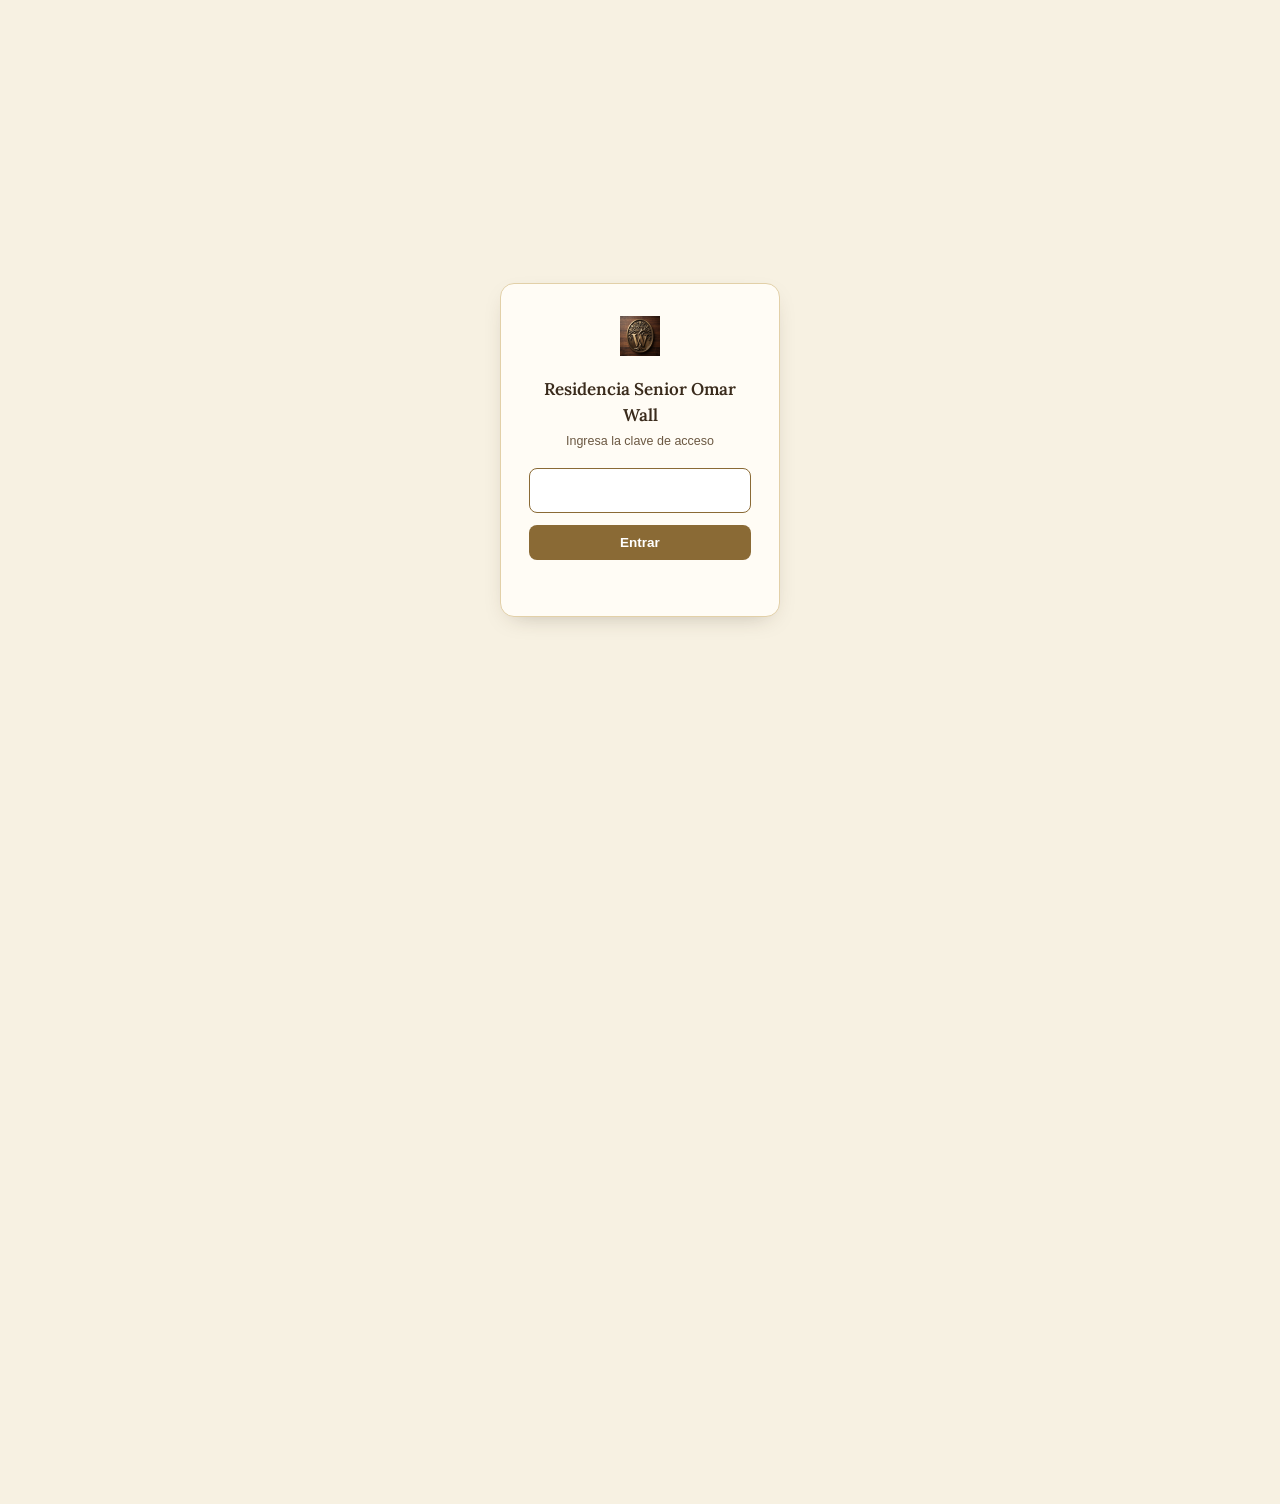
<file: index.html>
<!doctype html>
<meta charset="utf-8">
<meta name="viewport" content="width=device-width, initial-scale=1.0">
<script src="assets/auth.js"></script>
<title>Residencia Senior Omar Wall</title>
<link rel="manifest" href="manifest.json">
<meta name="theme-color" content="#8a6a35">
<link rel="apple-touch-icon" href="assets/icons/icon-192.png">
<meta name="apple-mobile-web-app-capable" content="yes">
<meta name="apple-mobile-web-app-status-bar-style" content="default">
<meta name="apple-mobile-web-app-title" content="Wall">
<link rel="preconnect" href="https://fonts.googleapis.com">
<link rel="preconnect" href="https://fonts.gstatic.com" crossorigin>
<link href="https://fonts.googleapis.com/css2?family=Inter:wght@400;500;600;700&family=Lora:wght@500;600;700&display=swap" rel="stylesheet">
<link rel="stylesheet" href="assets/theme.css">
<style>
:root {
  --bg: #f7f1e2; --surface: #fffcf5; --surface-2: #efe2c4;
  --ink: #3a2b1c; --ink-soft: #6b5842; --ink-faint: #a3927a; --border: #e2d0a8;
  --accent: #8a6a35; --accent-ink: #fffaf0; --accent-soft: #f0e3c1; --accent-soft-ink: #5c451f;
  --gold: #c79a3f; --gold-soft: #ecd9ad; --gold-ink: #4a3311;
  --good: #4f7a4a; --good-soft: #dfe9d3;
  --warn: #b3812f; --warn-soft: #f3e6c0;
  --critical: #a4452f; --critical-soft: #f4d9cc;
  --shadow: 0 1px 2px rgba(58,43,28,.08), 0 8px 24px -12px rgba(58,43,28,.22);
  --radius: 12px;
  --serif: "Lora", "Iowan Old Style", "Palatino Linotype", Palatino, "Book Antiqua", Georgia, serif;
  --sans: "Inter", -apple-system, "Segoe UI", "Helvetica Neue", Roboto, Arial, sans-serif;
  --mono: ui-monospace, "SF Mono", "Cascadia Mono", "Segoe UI Mono", Consolas, monospace;
}
* { box-sizing: border-box; }
html, body { margin: 0; }
body { background: var(--bg); color: var(--ink); font-family: var(--sans); font-size: 15px; line-height: 1.55; }
.page { max-width: 1080px; margin: 0 auto; padding: 40px 20px 64px; }

.hero { text-align: center; margin-bottom: 34px; }
.hero .mark { font-size: 34px; }
.hero .eyebrow { margin: 10px 0 4px; font-size: 12px; font-weight: 700; letter-spacing: .1em; text-transform: uppercase; color: var(--accent); }
.hero h1 { margin: 0 auto 10px; font-family: var(--serif); font-weight: 500; font-size: clamp(24px,4vw,34px); max-width: 640px; letter-spacing: -.01em; }
.hero p { margin: 0 auto; max-width: 560px; color: var(--ink-soft); font-size: 14.5px; }

.flow { display: flex; align-items: stretch; gap: 14px; margin: 34px 0; flex-wrap: wrap; justify-content: center; }
.flow-arrow { display: flex; align-items: center; color: var(--gold); font-size: 20px; }
@media (max-width: 760px) { .flow-arrow { display: none; } }

.mod-card {
  background: var(--surface); border: 1px solid var(--border); border-radius: var(--radius);
  box-shadow: var(--shadow); padding: 22px 20px; text-decoration: none; color: var(--ink);
  width: 260px; display: flex; flex-direction: column; gap: 10px; transition: transform .15s, box-shadow .15s, border-color .15s;
}
.mod-card:hover { transform: translateY(-2px); border-color: var(--accent); box-shadow: 0 4px 4px rgba(61,58,51,.04), 0 14px 30px -14px rgba(61,58,51,.28); }
.mod-card .num {
  display: inline-flex; align-items: center; justify-content: center; width: 30px; height: 30px; border-radius: 50%;
  background: var(--accent-soft); color: var(--accent-soft-ink); font-weight: 700; font-family: var(--serif); font-size: 15px;
}
.mod-card h2 { margin: 4px 0 0; font-family: var(--serif); font-weight: 600; font-size: 17px; }
.mod-card p { margin: 0; font-size: 13px; color: var(--ink-soft); flex: 1; }
.mod-card .go { font-size: 12.5px; font-weight: 700; color: var(--accent); }

.summary-card {
  background: var(--surface); border: 1px solid var(--border); border-radius: var(--radius); box-shadow: var(--shadow);
  padding: 20px 22px; margin-top: 10px;
}
.summary-card h2 { margin: 0 0 4px; font-family: var(--serif); font-weight: 500; font-size: 16px; }
.summary-card p.sub { margin: 0 0 16px; font-size: 12.5px; color: var(--ink-faint); }
.stat-grid { display: grid; grid-template-columns: repeat(auto-fit, minmax(160px,1fr)); gap: 12px; }
.stat-box { background: var(--surface-2); border: 1px solid var(--border); border-radius: 8px; padding: 13px 15px; }
.stat-box .stat-label { font-size: 11px; text-transform: uppercase; letter-spacing: .04em; color: var(--ink-faint); font-weight: 600; }
.stat-box .stat-value { font-family: var(--mono); font-variant-numeric: tabular-nums; font-size: 19px; font-weight: 700; margin-top: 5px; color: var(--ink); }
.stat-box.tone-good .stat-value { color: var(--good); }
.stat-box.tone-critical .stat-value { color: var(--critical); }
.stat-box .stat-note { font-size: 11px; color: var(--ink-faint); margin-top: 3px; }

footer.note { text-align: center; font-size: 12px; color: var(--ink-faint); margin-top: 34px; line-height: 1.6; }
</style>

<div class="page">
  <header class="hero">
    <div class="mark"><img src="assets/icons/logo-mark.png" alt="Residencia Senior Omar Wall" style="height:64px;width:auto;border-radius:8px;" onerror="this.style.display='none'"></div>
    <p class="eyebrow">Sistema de gestión</p>
    <h1>Residencia Senior Omar Wall</h1>
    <p>Cinco módulos conectados: Residentes guarda los datos personales, la ficha médica, diagnósticos y cuidados; Administración maneja trabajadores, turnos, liquidaciones, la nómina de residentes y Cumplimiento ELEAM; los gastos se completan solos con esos datos; el estado de resultados los resume mes a mes; y la proyección por residente estima cuánto rinde cada abuelo nuevo.</p>
  </header>

  <div class="flow">
    <a class="mod-card" href="control-residentes.html">
      <span class="num">1</span>
      <h2>Residentes</h2>
      <p>Datos personales, contactos, ficha médica, diagnósticos, cuidados y control diario. Confidencial — único módulo que permite eliminar residentes.</p>
      <span class="go">Ir al módulo →</span>
    </a>
    <div class="flow-arrow">&rarr;</div>
    <a class="mod-card" href="administracion.html">
      <span class="num">2</span>
      <h2>Administración</h2>
      <p>Trabajadores, turnos, liquidaciones, nómina de residentes, documentos de respaldo y Cumplimiento ELEAM.</p>
      <span class="go">Ir al módulo →</span>
    </a>
    <div class="flow-arrow">&rarr;</div>
    <a class="mod-card" href="control-financiero.html">
      <span class="num">3</span>
      <h2>Gastos</h2>
      <p>Ingresos y egresos del mes. Los ingresos y el costo de personal se completan solos desde los módulos 1 y 2.</p>
      <span class="go">Ir al módulo →</span>
    </a>
    <div class="flow-arrow">&rarr;</div>
    <a class="mod-card" href="estado-resultados.html">
      <span class="num">4</span>
      <h2>Estado de resultados</h2>
      <p>Histórico real mes a mes: ingresos, egresos y margen, con solo los datos que has cargado en Gastos.</p>
      <span class="go">Ir al módulo →</span>
    </a>
    <div class="flow-arrow">&rarr;</div>
    <a class="mod-card" href="proyeccion-abuelos.html">
      <span class="num">5</span>
      <h2>Proyección por residente</h2>
      <p>Ingresos, costos y margen a medida que crece la dotación, con tramos de personal y supuestos editables.</p>
      <span class="go">Ir al módulo →</span>
    </a>
  </div>

  <div class="summary-card" id="summaryCard">
    <h2>Funcionamiento de la residencia hoy</h2>
    <p class="sub">Indicadores operacionales del día — se actualizan solos a medida que usas los módulos de Residentes y Ficha médica. Para cifras financieras o de personal, ve a esos módulos directamente.</p>
    <div class="stat-grid" id="statGrid"></div>
  </div>

  <div class="summary-card" id="backupCard">
    <h2>Respaldo de datos</h2>
    <p class="sub">Los datos viven solo en este navegador (localStorage). Si se borra el caché o se cambia de equipo, se pierden para siempre — descarga un respaldo con frecuencia.</p>
    <div class="actions-row" style="display:flex; gap:10px; flex-wrap:wrap; align-items:center;">
      <button id="btn-backup-export" type="button" class="mod-card" style="width:auto; cursor:pointer; padding:10px 16px; flex-direction:row; align-items:center; gap:8px;">⬇ Descargar respaldo completo (.json)</button>
      <button id="btn-backup-import" type="button" class="mod-card" style="width:auto; cursor:pointer; padding:10px 16px; flex-direction:row; align-items:center; gap:8px;">⬆ Restaurar desde un respaldo</button>
      <input id="backup-file-input" type="file" accept="application/json" style="display:none;">
    </div>
    <p class="stat-note" id="backup-flash" style="margin-top:10px;"></p>
  </div>

  <footer class="note">
    Los datos se guardan solo en este navegador (localStorage) — no se envían a ningún servidor. Respalda periódicamente si es información crítica.
  </footer>
</div>

<script src="assets/backup.js"></script>
<script>
(function () {
  "use strict";
  var flash = document.getElementById("backup-flash");
  function setFlash(msg, isErr) {
    flash.textContent = msg;
    flash.style.color = isErr ? "#ad5c4c" : "#5f8a63";
  }
  document.getElementById("btn-backup-export").addEventListener("click", function () {
    window.RhaBackup.exportBackup();
    setFlash("Respaldo descargado ✓", false);
  });
  var fileInput = document.getElementById("backup-file-input");
  document.getElementById("btn-backup-import").addEventListener("click", function () {
    fileInput.value = "";
    fileInput.click();
  });
  fileInput.addEventListener("change", function () {
    var file = fileInput.files[0];
    if (!file) return;
    if (!confirm("Esto reemplazará los datos actuales de este navegador con los del respaldo. ¿Continuar?")) return;
    window.RhaBackup.importBackup(file, function (err) {
      if (err) { setFlash("✗ " + err.message, true); return; }
      setFlash("Respaldo restaurado ✓ Recargando…", false);
      setTimeout(function () { location.reload(); }, 1200);
    });
  });
})();
</script>
<script src="assets/nav.js"></script>
<script>
(function () {
  "use strict";
  var moneyFmt = new Intl.NumberFormat("es-CL", { style: "currency", currency: "CLP", maximumFractionDigits: 0 });

  function readJSON(key, def) {
    try { var raw = localStorage.getItem(key); return raw === null ? def : JSON.parse(raw); } catch (e) { return def; }
  }

  function box(label, value, note, tone) {
    return '<div class="stat-box' + (tone ? " tone-" + tone : "") + '">' +
      '<div class="stat-label">' + label + '</div>' +
      '<div class="stat-value">' + value + '</div>' +
      (note ? '<div class="stat-note">' + note + '</div>' : "") +
      '</div>';
  }

  function todayStr() {
    var d = new Date();
    return d.getFullYear() + "-" + String(d.getMonth() + 1).padStart(2, "0") + "-" + String(d.getDate()).padStart(2, "0");
  }
  function parseHorarios(str) { return String(str || "").split(",").map(function (s) { return s.trim(); }).filter(Boolean); }

  function buildCareItems(ficha) {
    var items = [];
    (ficha.diagnosticos || []).forEach(function (d) {
      (d.medicamentos || []).forEach(function (m) {
        var horarios = parseHorarios(m.horarios);
        if (horarios.length === 0) horarios = ["(sin horario)"];
        horarios.forEach(function (h) { items.push({ key: "med_" + m.id + "|" + h, categoria: "medicamento" }); });
      });
    });
    (ficha.cuidadosGenerales || []).forEach(function (c) {
      var horarios = parseHorarios(c.horarios);
      if (horarios.length === 0) horarios = ["(sin horario)"];
      horarios.forEach(function (h) { items.push({ key: "cui_" + c.id + "|" + h, categoria: c.tipo || "otro" }); });
    });
    return items;
  }

  function render() {
    var residentes = readJSON("rha_residentes", []);
    var activos = residentes.filter(function (r) { return !r.fechaEgreso || r.fechaEgreso > todayStr(); });

    var boxes = box("Residentes actuales", activos.length, activos.length + " de " + residentes.length + " registrados en total");

    var fichas = readJSON("rha_fichas", {});
    var checklist = readJSON("rha_cuidados_checklist", {});
    var hoy = todayStr();

    var categorias = {
      medicamento: { label: "Medicación administrada hoy", total: 0, hechos: 0 },
      alimentacion: { label: "Alimentación — horarios cumplidos hoy", total: 0, hechos: 0 },
      general: { label: "Cuidados generales cumplidos hoy", total: 0, hechos: 0 }
    };
    activos.forEach(function (r) {
      var ficha = fichas[r.id];
      if (!ficha) return;
      var items = buildCareItems(ficha);
      var dayData = checklist[r.id + "_" + hoy] || {};
      items.forEach(function (item) {
        var cat = item.categoria === "medicamento" ? "medicamento" : item.categoria === "alimentacion" ? "alimentacion" : "general";
        categorias[cat].total++;
        if (dayData[item.key] && dayData[item.key].hecho) categorias[cat].hechos++;
      });
    });

    ["medicamento", "alimentacion", "general"].forEach(function (catKey) {
      var c = categorias[catKey];
      if (c.total > 0) {
        var pct = Math.round((c.hechos / c.total) * 100);
        boxes += box(c.label, pct + "%", c.hechos + " de " + c.total + " tareas realizadas", pct < 80 ? "critical" : "good");
      } else {
        boxes += box(c.label, "Sin datos", "Registra en el módulo de Ficha médica");
      }
    });

    document.getElementById("statGrid").innerHTML = boxes;
  }

  render();
  window.addEventListener("storage", render);
})();
</script>
</file>
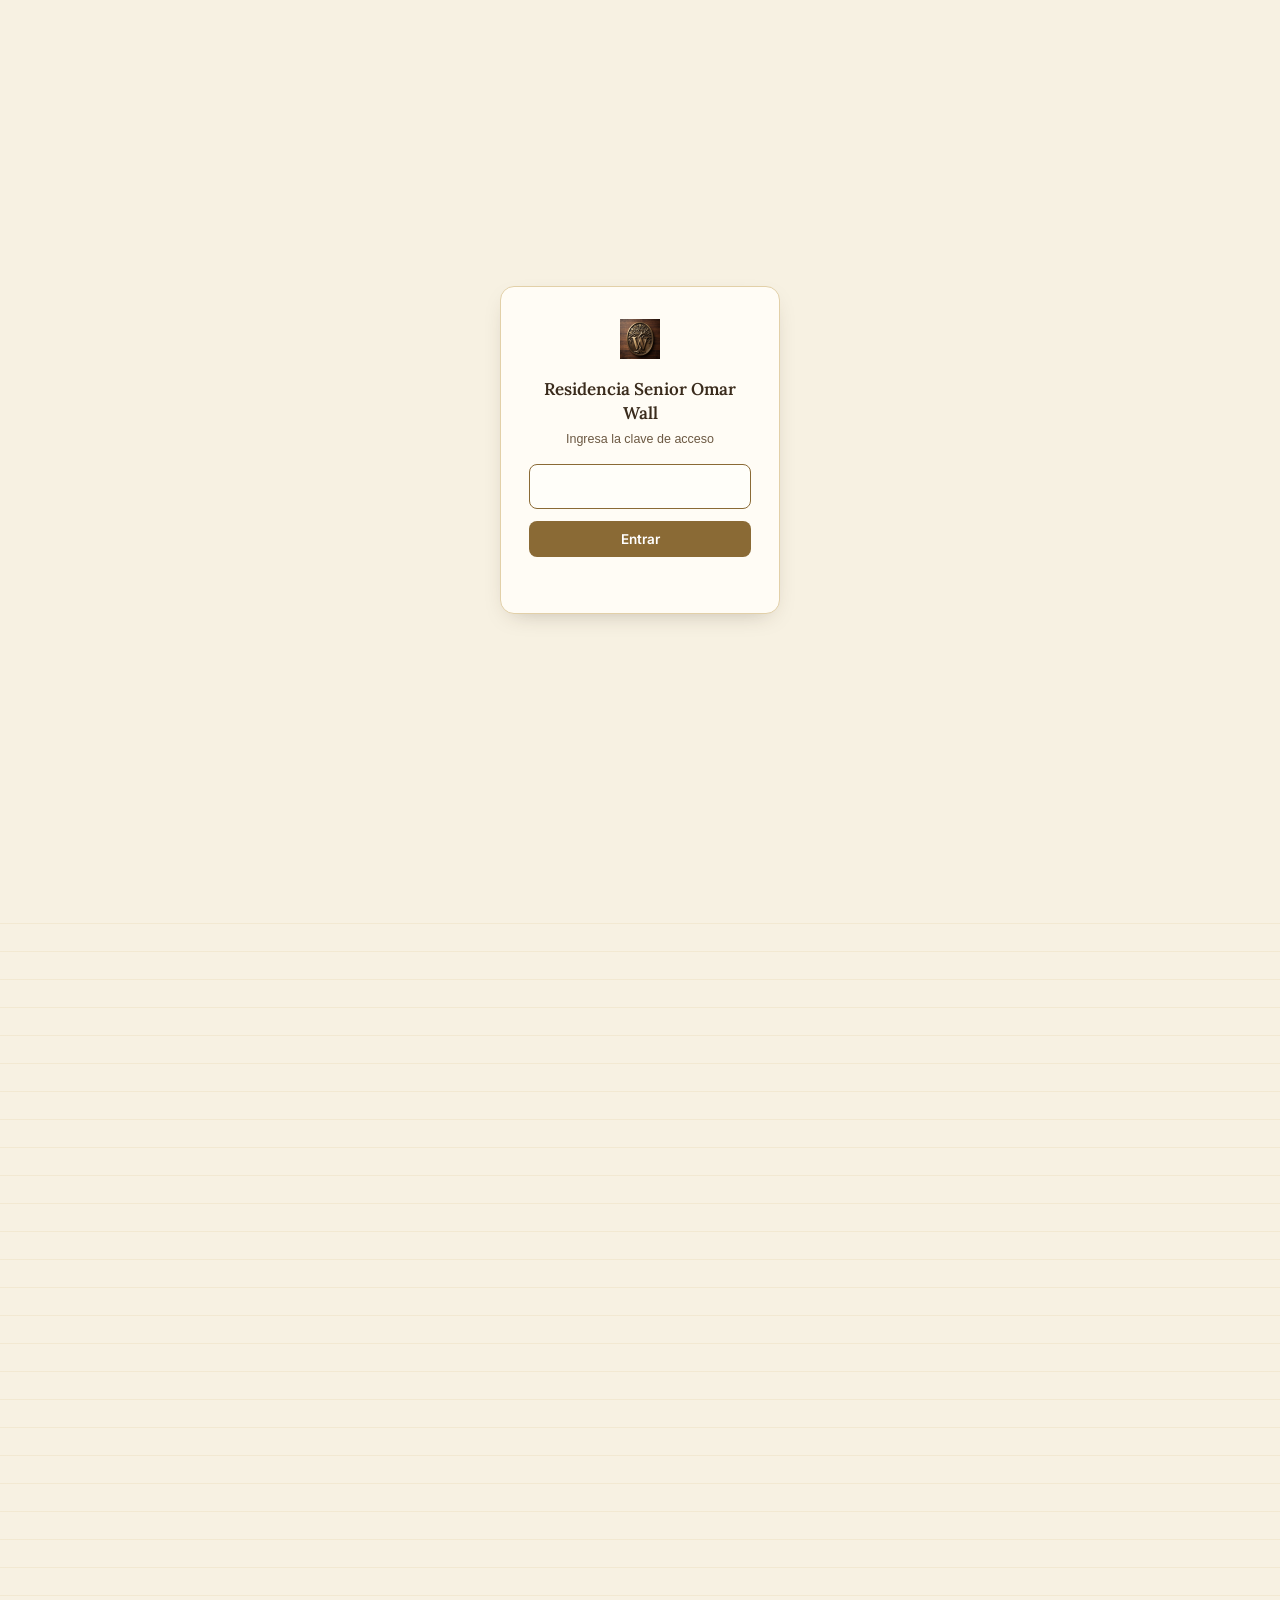
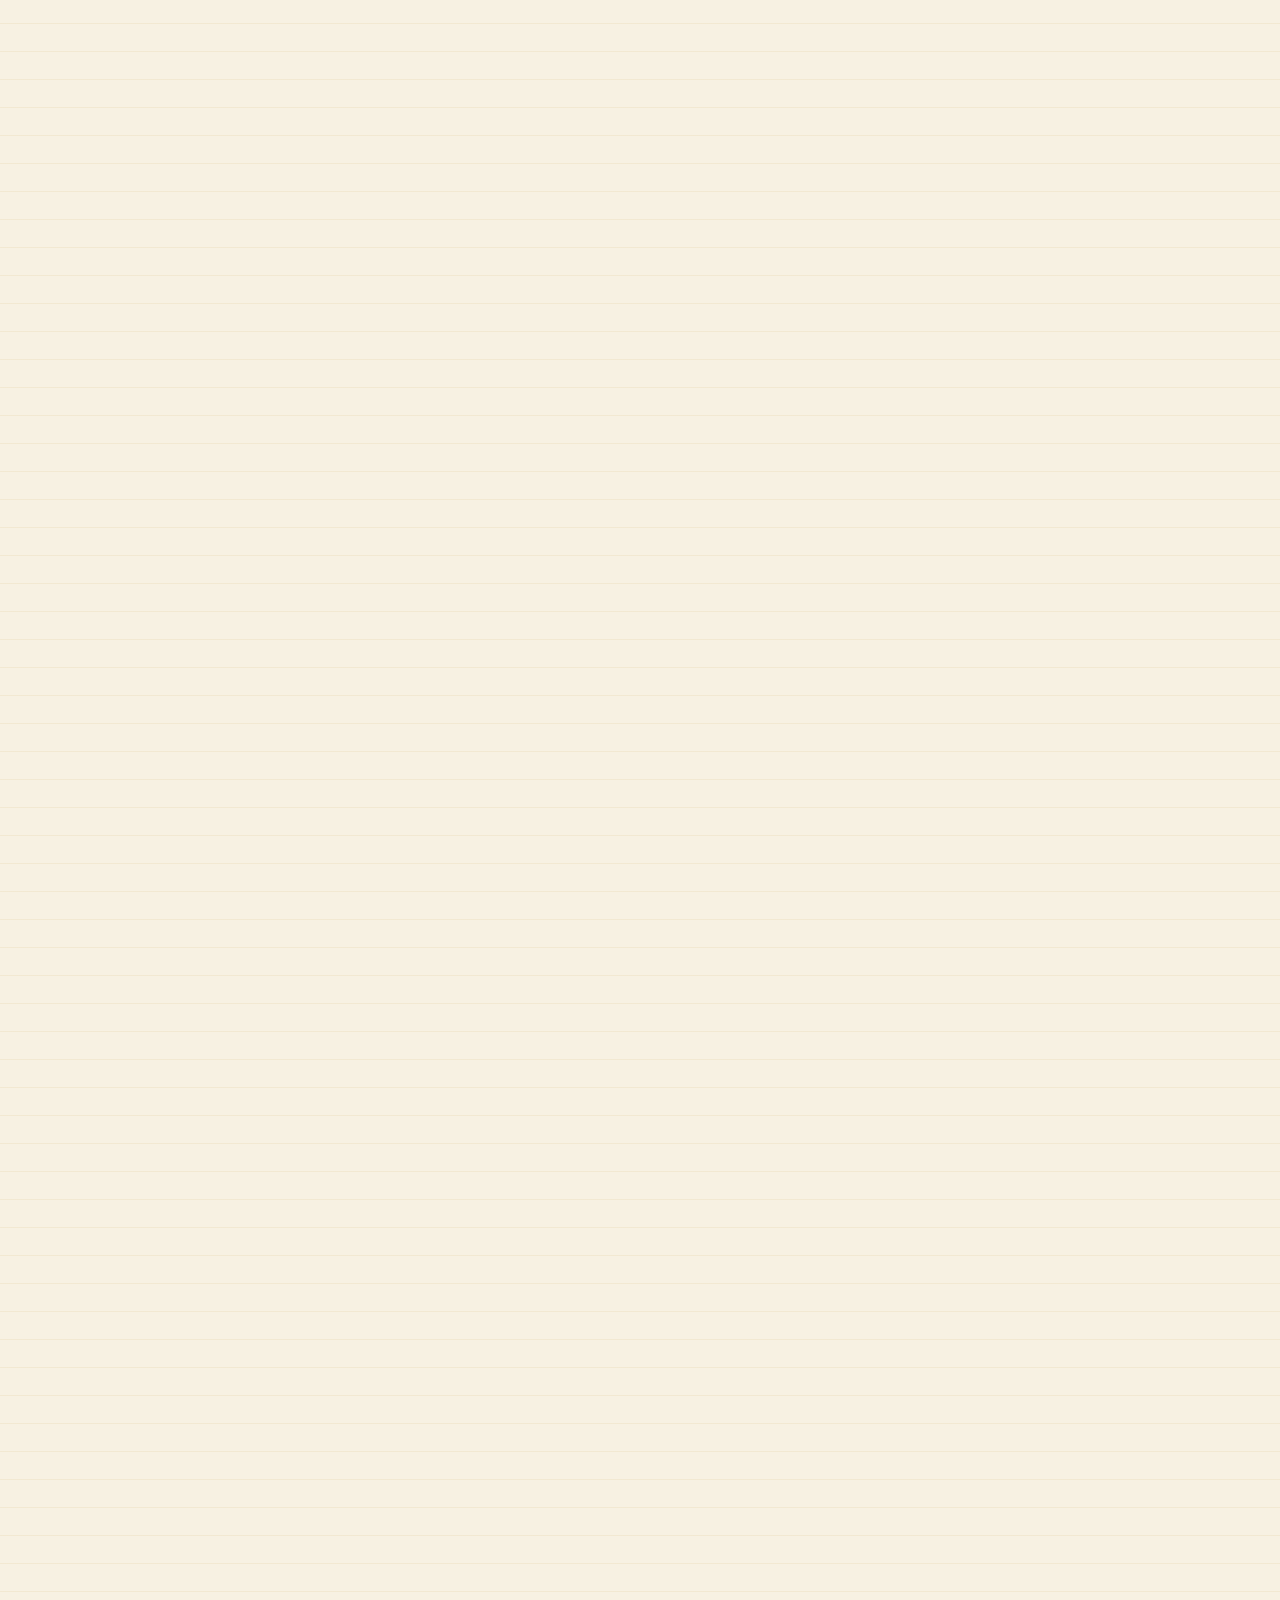
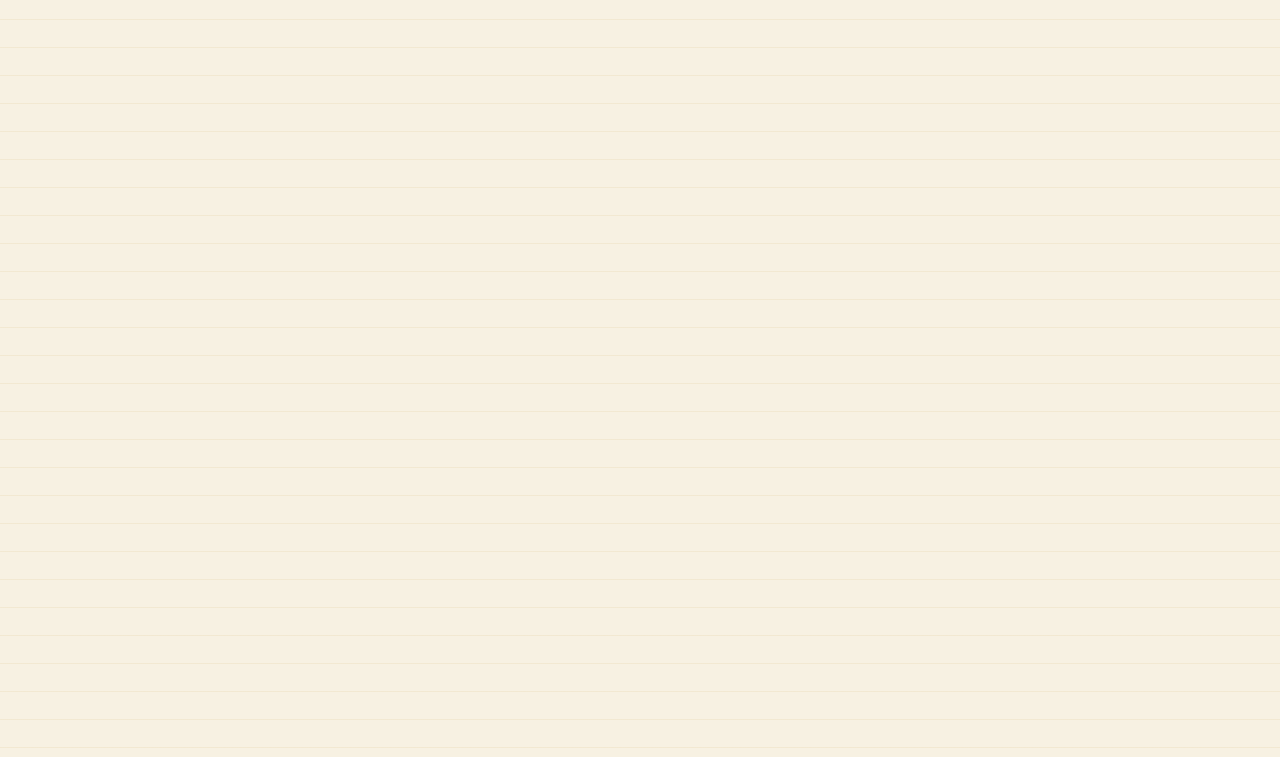
<file: cumplimiento-eleam.html>
<!DOCTYPE html>
<html lang="es-CL">
<head>
<meta charset="UTF-8">
<script src="assets/auth.js"></script>
<meta name="viewport" content="width=device-width, initial-scale=1.0">
<title>Cumplimiento ELEAM (Decreto 20) — Residencia Senior Omar Wall</title>
<link rel="manifest" href="manifest.json">
<meta name="theme-color" content="#8a6a35">
<link rel="apple-touch-icon" href="assets/icons/icon-192.png">
<meta name="apple-mobile-web-app-capable" content="yes">
<meta name="apple-mobile-web-app-status-bar-style" content="default">
<meta name="apple-mobile-web-app-title" content="Wall">
<link rel="preconnect" href="https://fonts.googleapis.com">
<link rel="preconnect" href="https://fonts.gstatic.com" crossorigin>
<link href="https://fonts.googleapis.com/css2?family=Inter:wght@400;500;600;700&family=JetBrains+Mono:wght@400;500;600;700&family=Lora:wght@500;600;700&display=swap" rel="stylesheet">
<link rel="stylesheet" href="assets/theme.css">
<style>
  :root{
    --paper:#F7F1E2;
    --paper-dark:#efe2c4;
    --ink:#3a2b1c;
    --ink-soft:#6b5842;
    --petroleo:#8a6a35;
    --petroleo-dark:#6b4f24;
    --dorado:#c79a3f;
    --dorado-soft:#ecd9ad;
    --line:#e2d0a8;
    --card:#fffcf5;
    --danger:#a4452f;
    --danger-bg:#f4d9cc;
    --ok:#4f7a4a;
    --ok-bg:#dfe9d3;
    --warn:#b3812f;
    --warn-bg:#f3e6c0;
  }
  *{ box-sizing:border-box; }
  html,body{ margin:0; padding:0; }
  body{
    background:
      repeating-linear-gradient(#F7F1E2 0px, #F7F1E2 27px, #ede0c1 28px),
      var(--paper);
    color:var(--ink);
    font-family:'Inter',sans-serif;
    font-size:14px;
    line-height:1.45;
    padding-bottom:60px;
  }
  h1,h2,h3{ font-family:'Lora',serif; font-weight:600; color:var(--petroleo-dark); margin:0 0 6px; }
  .mono{ font-family:'JetBrains Mono',monospace; }
  label{ font-weight:600; font-size:12.5px; color:var(--ink-soft); display:block; margin-bottom:4px; }
  input, select{
    font-family:'JetBrains Mono',monospace;
    font-size:13.5px;
    padding:7px 9px;
    border:1px solid var(--line);
    border-radius:4px;
    background:#fffef9;
    color:var(--ink);
    width:100%;
  }
  input:focus, select:focus{ outline:2px solid var(--dorado-soft); border-color:var(--dorado); }
  button{
    font-family:'Inter',sans-serif;
    font-weight:600;
    font-size:13px;
    cursor:pointer;
    border:1px solid var(--petroleo);
    background:var(--petroleo);
    color:#fff;
    padding:9px 16px;
    border-radius:5px;
    transition:background .15s, transform .05s;
  }
  button:hover{ background:var(--petroleo-dark); }
  button:active{ transform:translateY(1px); }
  button.secondary{ background:transparent; color:var(--petroleo); }
  button.secondary:hover{ background:var(--paper-dark); }
  button.gold{ background:var(--dorado); border-color:var(--dorado); }
  button.gold:hover{ background:#9c7325; }

  .top-header{
    background:linear-gradient(180deg, var(--petroleo) 0%, var(--petroleo-dark) 100%);
    color:#f3ead3;
    padding:18px 28px;
    border-bottom:4px solid var(--dorado);
  }
  .top-header .header-inner{ max-width:1180px; margin:0 auto; display:flex; align-items:center; justify-content:space-between; gap:20px; flex-wrap:wrap; }
  .brand{ display:flex; align-items:center; gap:14px; }
  .brand-mark{ font-family:'Lora',serif; font-size:26px; color:var(--dorado-soft); }
  .empresa-nombre-fija{ font-family:'Lora',serif; font-size:15px; font-weight:600; color:#f6f2e7; }
  .subtitle{ font-size:12px; letter-spacing:.08em; text-transform:uppercase; color:var(--dorado-soft); margin-top:2px; }

  .wrap{ max-width:1180px; margin:0 auto; padding:0 24px; }

  .card{
    background:var(--card);
    border:1px solid var(--line);
    border-radius:8px;
    padding:20px 22px;
    margin-top:20px;
    box-shadow:0 1px 3px rgba(30,25,10,.06);
  }
  .card h2{ font-size:18px; border-bottom:1px solid var(--line); padding-bottom:8px; margin-bottom:16px; }
  .card > .card-sub{ font-size:12.5px; color:var(--ink-soft); margin:-10px 0 16px; }

  .grid-form{ display:grid; grid-template-columns:repeat(auto-fit, minmax(220px,1fr)); gap:18px; }
  .field-hint{ font-size:11px; color:var(--ink-soft); margin-top:3px; }

  table{ width:100%; border-collapse:collapse; margin-top:6px; }
  th{
    text-align:left; font-family:'Inter',sans-serif; font-size:11.5px; text-transform:uppercase; letter-spacing:.04em;
    color:var(--dorado); border-bottom:2px solid var(--petroleo); padding:8px 10px; background:var(--paper-dark);
  }
  td{ padding:8px 10px; border-bottom:1px solid var(--line); font-size:13px; vertical-align:middle; }

  .pill{ display:inline-flex; align-items:center; gap:6px; font-size:11.5px; font-weight:700; padding:3px 10px; border-radius:99px; white-space:nowrap; }
  .pill-ok{ background:var(--ok-bg); color:var(--ok); }
  .pill-warn{ background:var(--warn-bg); color:var(--warn); }
  .pill-danger{ background:var(--danger-bg); color:var(--danger); }
  .pill-info{ background:var(--dorado-soft); color:var(--petroleo-dark); }

  .vig-item{ background:#fffef9; border:1px solid var(--line); border-radius:8px; padding:14px 16px; }
  .vig-item .vig-title{ font-family:'Lora',serif; font-weight:600; color:var(--petroleo-dark); font-size:14.5px; margin-bottom:8px; }
  .vig-item .vig-status{ margin:8px 0 6px; }
  .vig-item .vig-note{ font-size:12px; color:var(--ink-soft); margin-top:4px; }

  /* Progress + toolbar */
  .toolbar{ display:flex; align-items:center; gap:16px; flex-wrap:wrap; margin-top:20px; }
  .progress-track{ flex:1; min-width:160px; height:8px; border-radius:99px; background:var(--paper-dark); overflow:hidden; }
  .progress-fill{ height:100%; background:linear-gradient(90deg,var(--dorado),var(--petroleo)); width:0%; transition:width .3s ease; }
  .progress-label{ font-family:'JetBrains Mono',monospace; font-size:12.5px; color:var(--ink-soft); white-space:nowrap; }
  .btn-sm{ font-size:12px; padding:6px 12px; }

  /* Sections (details) */
  details.section{
    background:var(--card); border:1px solid var(--line); border-radius:8px;
    margin-top:14px; box-shadow:0 1px 3px rgba(30,25,10,.06); overflow:hidden;
  }
  details.section > summary{
    cursor:pointer; list-style:none; padding:16px 20px; display:flex; align-items:center; gap:14px;
    font-family:'Lora',serif; font-size:16.5px; font-weight:600; color:var(--petroleo-dark);
  }
  details.section > summary::-webkit-details-marker{ display:none; }
  .sec-num{
    font-family:'JetBrains Mono',monospace; font-size:12px; font-weight:700; color:var(--petroleo-dark);
    background:var(--paper-dark); border:1px solid var(--line); border-radius:6px;
    width:28px; height:28px; display:flex; align-items:center; justify-content:center; flex:none;
  }
  .sec-title-wrap{ flex:1; min-width:0; }
  .sec-title-wrap .sec-ref{ display:block; font-family:'Inter',sans-serif; font-size:11.5px; font-weight:600; color:var(--ink-soft); margin-top:2px; }
  .sec-chevron{ font-size:16px; color:var(--ink-soft); transition:transform .15s ease; flex:none; }
  details[open] .sec-chevron{ transform:rotate(90deg); }
  .sec-body{ padding:2px 20px 18px; border-top:1px solid var(--line); }

  .subgroup{ margin-top:16px; }
  .subgroup h3{ font-family:'Inter',sans-serif; font-size:12px; font-weight:700; letter-spacing:.05em; text-transform:uppercase; color:var(--petroleo); margin:0 0 8px; }
  .art-tag{ font-family:'JetBrains Mono',monospace; font-size:10.5px; color:var(--ink-soft); background:var(--paper-dark); border:1px solid var(--line); border-radius:5px; padding:1px 6px; margin-left:6px; }

  ul.checklist{ list-style:none; margin:0; padding:0; display:flex; flex-direction:column; gap:2px; }
  ul.checklist li{ display:flex; align-items:flex-start; gap:10px; padding:7px 8px; border-radius:6px; }
  ul.checklist li:hover{ background:var(--paper-dark); }
  ul.checklist input[type="checkbox"]{
    appearance:none; width:18px; height:18px; margin:1px 0 0; flex:none; border-radius:4px;
    border:1.6px solid var(--line); background:#fffef9; cursor:pointer; position:relative;
  }
  ul.checklist input[type="checkbox"]:hover{ border-color:var(--dorado); }
  ul.checklist input[type="checkbox"]:checked{ background:var(--ok); border-color:var(--ok); }
  ul.checklist input[type="checkbox"]:checked::after{
    content:""; position:absolute; left:5px; top:1px; width:5px; height:9px;
    border:solid #fff; border-width:0 2px 2px 0; transform:rotate(40deg);
  }
  .item-text{ font-size:13.5px; color:var(--ink); }
  .item-text .note{ display:block; font-size:12px; color:var(--ink-soft); margin-top:2px; }
  ul.checklist li:has(input:checked) .item-text{ color:#9c8a6b; text-decoration:line-through; text-decoration-color:var(--line); }

  .timeline{ margin-top:8px; }
  .tl-row{ display:grid; grid-template-columns:120px 1fr; gap:16px; padding:10px 0; border-top:1px solid var(--line); }
  .tl-row:first-child{ border-top:none; }
  .tl-date{ font-family:'JetBrains Mono',monospace; font-size:13px; font-weight:700; color:var(--petroleo-dark); }
  .tl-desc{ font-size:13.5px; }
  .tl-desc strong{ color:var(--petroleo-dark); }

  footer.note{ max-width:1180px; margin:30px auto 0; padding:0 24px; font-size:11.5px; color:var(--ink-soft); }

  @media print{
    .toolbar, .btn-sm{ display:none; }
    details.section{ break-inside:avoid; }
  }
</style>
</head>
<body>

<header class="top-header">
  <div class="header-inner">
    <div class="brand">
      <div class="brand-mark">&#9998;</div>
      <div>
        <span class="empresa-nombre-fija">Residencia Senior Omar Wall</span>
        <div class="subtitle">Cumplimiento normativo &middot; Decreto 20 (ELEAM)</div>
      </div>
    </div>
  </div>
</header>

<div class="wrap">

  <p class="field-hint" style="margin-bottom:14px;"><a href="administracion.html" style="color:var(--petroleo-dark); font-weight:600;">&larr; Volver a Administración</a> — este checklist es parte del módulo Administración.</p>

  <div class="card">
    <h2>Vigencias y plazos</h2>
    <p class="card-sub">Ingresa las fechas reales para que la app calcule cu&aacute;ndo vence cada plazo. Si algo est&aacute; por vencer o vencido, aparece una alerta en la barra superior de toda la app.</p>
    <div class="grid-form" id="vig-grid"></div>
  </div>

  <div class="toolbar">
    <div class="progress-track"><div class="progress-fill" id="progressFill"></div></div>
    <span class="progress-label" id="progressLabel">0 / 0</span>
    <button class="secondary btn-sm" id="btnExpand" type="button">Expandir todo</button>
  </div>

  <!-- ============ 1. PERSONAL ============ -->
  <details class="section" open>
    <summary>
      <span class="sec-num">1</span>
      <span class="sec-title-wrap">Personal<span class="sec-ref">Dotaci&oacute;n m&iacute;nima, roles y capacitaci&oacute;n &mdash; Art. 14 a 21</span></span>
      <span class="sec-chevron">&rsaquo;</span>
    </summary>
    <div class="sec-body">

      <div class="subgroup">
        <h3>Dotaci&oacute;n m&iacute;nima &mdash; residentes con dependencia<span class="art-tag">Art. 15</span></h3>
        <ul class="checklist">
          <li><input type="checkbox" data-id="p1"><span class="item-text">Un(a) auxiliar o t&eacute;cnico de enfermer&iacute;a con 12 horas diurnas de permanencia, m&aacute;s uno(a) de llamada en la noche.</span></li>
          <li><input type="checkbox" data-id="p2"><span class="item-text">Cuidadores turno diurno: 1 cada 8 residentes; 2 cuidadores si hay 9&ndash;16 residentes; 3 si hay 17&ndash;24.<span class="note">Se suma 1 cuidador m&aacute;s cada 8 residentes adicionales.</span></span></li>
          <li><input type="checkbox" data-id="p3"><span class="item-text">Cuidadores turno nocturno: 1 cada 12 residentes; 2 cuidadores si hay 13&ndash;24 residentes; 3 si hay 25&ndash;36.<span class="note">Se suma 1 cuidador m&aacute;s cada 12 residentes adicionales.</span></span></li>
        </ul>
      </div>

      <div class="subgroup">
        <h3>Dotaci&oacute;n m&iacute;nima &mdash; residentes autovalentes<span class="art-tag">Art. 16</span></h3>
        <ul class="checklist">
          <li><input type="checkbox" data-id="p4"><span class="item-text">1 cuidador(a) cada 20 residentes en turno diurno (12 h de permanencia).</span></li>
          <li><input type="checkbox" data-id="p5"><span class="item-text">1 cuidador(a) cada 20 residentes en turno nocturno.</span></li>
          <li><input type="checkbox" data-id="p6"><span class="item-text">1 auxiliar o t&eacute;cnico de enfermer&iacute;a de llamada durante las 24 horas del d&iacute;a.</span></li>
        </ul>
      </div>

      <div class="subgroup">
        <h3>Regla que nunca se puede bajar<span class="art-tag">Art. 17</span></h3>
        <ul class="checklist">
          <li><input type="checkbox" data-id="p7"><span class="item-text">M&iacute;nimo absoluto en horario nocturno: al menos <strong>2 cuidadores</strong> presentes, sin importar el n&uacute;mero de residentes ni su nivel de dependencia.</span></li>
          <li><input type="checkbox" data-id="p8"><span class="item-text">Recalcular la dotaci&oacute;n cada vez que cambie el n&uacute;mero de residentes o su nivel de dependencia.</span></li>
        </ul>
      </div>

      <div class="subgroup">
        <h3>Direcci&oacute;n t&eacute;cnica<span class="art-tag">Art. 12&ndash;13</span></h3>
        <ul class="checklist">
          <li><input type="checkbox" data-id="p9"><span class="item-text">T&iacute;tulo profesional del &aacute;rea salud y/o social, de 8 o m&aacute;s semestres, habilitado(a) para ejercer.</span></li>
          <li><input type="checkbox" data-id="p10"><span class="item-text">Diplomado o post&iacute;tulo en geriatr&iacute;a/gerontolog&iacute;a, o experiencia m&iacute;nima de 1 a&ntilde;o en un Eleam u otro establecimiento de cuidado de mayores.</span></li>
          <li><input type="checkbox" data-id="p11"><span class="item-text">Permanencia m&iacute;nima: 4 h semanales si hay hasta 15 residentes; 5 h semanales si hay m&aacute;s.</span></li>
          <li><input type="checkbox" data-id="p12"><span class="item-text">Designar un responsable que lo(la) reemplace cuando no est&eacute; presente, disponible al menos telef&oacute;nicamente.</span></li>
        </ul>
      </div>

      <div class="subgroup">
        <h3>Direcci&oacute;n administrativa<span class="art-tag">Art. 11</span></h3>
        <ul class="checklist">
          <li><input type="checkbox" data-id="p13"><span class="item-text">Director(a) administrativo(a) con experiencia laboral en gesti&oacute;n &mdash; puede ser la misma persona que el director t&eacute;cnico si cumple ambos requisitos.</span></li>
        </ul>
      </div>

      <div class="subgroup">
        <h3>Roles de atenci&oacute;n directa<span class="art-tag">Art. 18&ndash;20</span></h3>
        <ul class="checklist">
          <li><input type="checkbox" data-id="p14"><span class="item-text">Funciones del auxiliar/t&eacute;cnico de enfermer&iacute;a por escrito: alimentaci&oacute;n por sonda, aseo y confort, prevenci&oacute;n de &uacute;lceras, administraci&oacute;n de medicamentos oral/t&oacute;pica, registro en carpeta.</span></li>
          <li><input type="checkbox" data-id="p15"><span class="item-text">Certificado de entrenamiento exigido para quien administre heparina o insulina subcut&aacute;nea.</span></li>
          <li><input type="checkbox" data-id="p16"><span class="item-text">Funciones de los cuidadores por escrito: AVD, movilizaci&oacute;n, ba&ntilde;o, vestimenta, alimentaci&oacute;n, acompa&ntilde;amiento a controles, soporte vital b&aacute;sico.</span></li>
          <li><input type="checkbox" data-id="p17"><span class="item-text">Certificado de entrenamiento exigido antes de que un cuidador administre alimentaci&oacute;n por sonda o medicamentos (solo en horarios sin t&eacute;cnico de enfermer&iacute;a presente).</span></li>
          <li><input type="checkbox" data-id="p18"><span class="item-text">El personal cuidador se dedica &uacute;nica y exclusivamente al cuidado directo de los residentes.</span></li>
          <li><input type="checkbox" data-id="p19"><span class="item-text">Manipuladores de alimentos propios o externalizados, cumpliendo el Reglamento Sanitario de los Alimentos.</span></li>
          <li><input type="checkbox" data-id="p20"><span class="item-text">Auxiliares de aseo y lavander&iacute;a en n&uacute;mero suficiente.</span></li>
        </ul>
      </div>

      <div class="subgroup">
        <h3>Capacitaci&oacute;n<span class="art-tag">Art. 5p / 25</span></h3>
        <ul class="checklist">
          <li><input type="checkbox" data-id="p21"><span class="item-text">Plan de inducci&oacute;n y capacitaci&oacute;n anual para todo el personal, con objetivos, contenidos y evaluaci&oacute;n.</span></li>
          <li><input type="checkbox" data-id="p22"><span class="item-text">Duraci&oacute;n m&iacute;nima: 22 horas al a&ntilde;o.</span></li>
          <li><input type="checkbox" data-id="p23"><span class="item-text">Certificado de competencias emitido a cada trabajador(a) capacitado(a).</span></li>
        </ul>
      </div>

      <div class="subgroup">
        <h3>Cuando cambia el personal<span class="art-tag">Art. 7</span></h3>
        <ul class="checklist">
          <li><input type="checkbox" data-id="p24"><span class="item-text">Notificar a la Seremi cambios en personal, jornada, turnos o dotaci&oacute;n dentro de 5 d&iacute;as h&aacute;biles desde el hecho.</span></li>
          <li><input type="checkbox" data-id="p25"><span class="item-text">Notificar cambio de director t&eacute;cnico dentro de 5 d&iacute;as h&aacute;biles, adjuntando los documentos que acrediten el cumplimiento de requisitos.</span></li>
        </ul>
      </div>

    </div>
  </details>

  <!-- ============ 2. INGRESO ============ -->
  <details class="section" open>
    <summary>
      <span class="sec-num">2</span>
      <span class="sec-title-wrap">Ingreso de residentes<span class="sec-ref">Requisitos, documentos e inducci&oacute;n &mdash; Art. 5m, 12b, 23 a 25</span></span>
      <span class="sec-chevron">&rsaquo;</span>
    </summary>
    <div class="sec-body">

      <div class="subgroup">
        <h3>Antes de aceptar el ingreso<span class="art-tag">Art. 12b, 23</span></h3>
        <ul class="checklist">
          <li><input type="checkbox" data-id="i1"><span class="item-text">Confirmar la voluntad libre y expresa de la persona mayor de ingresar (o de su representante legal si ella no puede manifestarla).</span></li>
          <li><input type="checkbox" data-id="i2"><span class="item-text">Verificar que NO presente una condici&oacute;n de salud grave que requiera asistencia m&eacute;dica continua u hospitalizaci&oacute;n.<span class="note">Si la presenta, no puede ingresar a un Eleam.</span></span></li>
          <li><input type="checkbox" data-id="i3"><span class="item-text">Evaluar el nivel de dependencia funcional, cognitiva y nutricional con instrumentos de valoraci&oacute;n geri&aacute;trica, seg&uacute;n las orientaciones t&eacute;cnicas del Ministerio de Salud.</span></li>
          <li><input type="checkbox" data-id="i4"><span class="item-text">Si aportan un certificado externo de dependencia, comprobar que tenga como m&aacute;ximo 15 d&iacute;as de antig&uuml;edad al ingreso e indique los instrumentos usados.</span></li>
        </ul>
      </div>

      <div class="subgroup">
        <h3>Documentos que se firman y entregan<span class="art-tag">Art. 27&ndash;28</span></h3>
        <ul class="checklist">
          <li><input type="checkbox" data-id="i5"><span class="item-text">Firmar el consentimiento voluntario de ingreso (por escrito) &mdash; se archiva en la carpeta personal del residente.</span></li>
          <li><input type="checkbox" data-id="i6"><span class="item-text">Firmar el contrato de residencia, que debe incluir: derechos y deberes de ambas partes, causales de exclusi&oacute;n, inventario de bienes personales, y contacto de emergencia (nombre, tel&eacute;fono, correo, domicilio).</span></li>
          <li><input type="checkbox" data-id="i7"><span class="item-text">Si hay cobro delegado de pensiones u otros ingresos, el contrato debe obligar a rendir cuenta de los gastos &mdash; al menos una vez al a&ntilde;o y al t&eacute;rmino del contrato.</span></li>
          <li><input type="checkbox" data-id="i8"><span class="item-text">Verificar que el contrato NO condicione la firma a poderes especiales o generales a favor del establecimiento, su director o alg&uacute;n trabajador.<span class="note">Est&aacute; expresamente prohibido por el reglamento.</span></span></li>
          <li><input type="checkbox" data-id="i9"><span class="item-text">Entregar copia del Reglamento Interno al residente y a su familiar o persona significativa que lo acompa&ntilde;e, dejando registro de la entrega.</span></li>
          <li><input type="checkbox" data-id="i10"><span class="item-text">Entregar por escrito la Carta de Derechos y Deberes de los Residentes, consign&aacute;ndolo en el consentimiento de ingreso.</span></li>
          <li><input type="checkbox" data-id="i11"><span class="item-text">Si el residente no puede leer estos documentos, explic&aacute;rselos verbalmente procurando su comprensi&oacute;n.</span></li>
        </ul>
      </div>

      <div class="subgroup">
        <h3>Inducci&oacute;n<span class="art-tag">Art. 5m, 25</span></h3>
        <ul class="checklist">
          <li><input type="checkbox" data-id="i12"><span class="item-text">Entregar informaci&oacute;n sobre los servicios y prestaciones disponibles.</span></li>
          <li><input type="checkbox" data-id="i13"><span class="item-text">Presentar al equipo profesional, t&eacute;cnico y auxiliar de atenci&oacute;n directa.</span></li>
          <li><input type="checkbox" data-id="i14"><span class="item-text">Presentar a los dem&aacute;s residentes.</span></li>
          <li><input type="checkbox" data-id="i15"><span class="item-text">Informar la distribuci&oacute;n de personal durante los turnos.</span></li>
          <li><input type="checkbox" data-id="i16"><span class="item-text">Explicar desde el ingreso las situaciones o condiciones bajo las cuales podr&iacute;a producirse el egreso.</span></li>
        </ul>
      </div>

      <div class="subgroup">
        <h3>Al abrir la ficha del residente<span class="art-tag">Art. 12e, 29</span></h3>
        <ul class="checklist">
          <li><input type="checkbox" data-id="i17"><span class="item-text">Verificar el sistema previsional de salud del residente; si no tiene, gestionar su incorporaci&oacute;n.</span></li>
          <li><input type="checkbox" data-id="i18"><span class="item-text">Abrir carpeta personal: sistema de salud, historial de salud y social, registro de medicamentos &mdash; acceso restringido seg&uacute;n Ley 20.584 y Ley 21.098.</span></li>
          <li><input type="checkbox" data-id="i19"><span class="item-text">Elaborar el inventario simple de los bienes personales con que ingresa.</span></li>
          <li><input type="checkbox" data-id="i20"><span class="item-text">Solicitar al centro de salud de origen un informe de salud con orientaciones para el plan de cuidado.</span></li>
        </ul>
      </div>

      <div class="subgroup">
        <h3>Durante la estad&iacute;a &mdash; cu&aacute;ndo puede quedarse o debe trasladarse<span class="art-tag">Art. 24</span></h3>
        <ul class="checklist">
          <li><input type="checkbox" data-id="i21"><span class="item-text">Ante una enfermedad aguda o reagudizaci&oacute;n cr&oacute;nica, solo puede continuar en el establecimiento si hay indicaci&oacute;n m&eacute;dica escrita, Y el establecimiento cuenta con personal/equipamiento de apoyo cl&iacute;nico adecuado, Y no representa riesgo para &eacute;l/ella ni para otros residentes.</span></li>
          <li><input type="checkbox" data-id="i22"><span class="item-text">Si no se cumplen esas tres condiciones, trasladarlo a un establecimiento con capacidad resolutiva, previo consentimiento informado.</span></li>
          <li><input type="checkbox" data-id="i23"><span class="item-text">En caso de riesgo vital, trasladar a un servicio de urgencia seg&uacute;n el protocolo de urgencias m&eacute;dicas del establecimiento.</span></li>
        </ul>
      </div>

    </div>
  </details>

  <!-- ============ 3. AUTORIZACIÓN SANITARIA ============ -->
  <details class="section">
    <summary>
      <span class="sec-num">3</span>
      <span class="sec-title-wrap">Autorizaci&oacute;n sanitaria<span class="sec-ref">Solicitud, antecedentes y vigencia &mdash; Art. 5 a 7</span></span>
      <span class="sec-chevron">&rsaquo;</span>
    </summary>
    <div class="sec-body">

      <div class="subgroup">
        <h3>Antecedentes de la solicitud (Seremi de Salud del territorio)<span class="art-tag">Art. 5</span></h3>
        <ul class="checklist">
          <li><input type="checkbox" data-id="a1"><span class="item-text">Identificaci&oacute;n del solicitante o representante legal (documentaci&oacute;n de representaci&oacute;n si es persona jur&iacute;dica; declaraci&oacute;n de capital inicial).</span></li>
          <li><input type="checkbox" data-id="a2"><span class="item-text">Identificaci&oacute;n del establecimiento: nombre, correo electr&oacute;nico, tel&eacute;fono, direcci&oacute;n.</span></li>
          <li><input type="checkbox" data-id="a3"><span class="item-text">Documentos que acrediten el dominio o los derechos de uso y goce del inmueble.</span></li>
          <li><input type="checkbox" data-id="a4"><span class="item-text">Plano o croquis a escala con todas las &aacute;reas &mdash; dormitorios con distribuci&oacute;n de camas, zona de alimentos con instalaciones sanitarias.</span></li>
          <li><input type="checkbox" data-id="a5"><span class="item-text">Certificado de recepci&oacute;n final de la propiedad (Direcci&oacute;n de Obras Municipales).</span></li>
          <li><input type="checkbox" data-id="a6"><span class="item-text">Certificado de instalaciones de agua potable y alcantarillado/desag&uuml;es.</span></li>
          <li><input type="checkbox" data-id="a7"><span class="item-text">Certificado de un experto en prevenci&oacute;n de riesgos o de Bomberos sobre protecci&oacute;n contra incendios.</span></li>
          <li><input type="checkbox" data-id="a8"><span class="item-text">Certificaci&oacute;n de instalaciones el&eacute;ctricas y de gas por instalador autorizado.</span></li>
          <li><input type="checkbox" data-id="a9"><span class="item-text">Identificaci&oacute;n del director t&eacute;cnico: copia de t&iacute;tulo, carta de aceptaci&oacute;n del cargo, jornada.</span></li>
          <li><input type="checkbox" data-id="a10"><span class="item-text">Planta del personal, jornada y sistema de turnos.</span></li>
          <li><input type="checkbox" data-id="a11"><span class="item-text">Reglamento interno de Orden, Higiene y Seguridad.</span></li>
          <li><input type="checkbox" data-id="a12"><span class="item-text">Plan de emergencias (incendios, sismos, cortes de agua/luz, robos) con protocolos y responsables.</span></li>
          <li><input type="checkbox" data-id="a13"><span class="item-text">Protocolo de ingreso y egreso.</span></li>
          <li><input type="checkbox" data-id="a14"><span class="item-text">Programa de atenci&oacute;n integral usuaria, diferenciado por nivel de dependencia.</span></li>
          <li><input type="checkbox" data-id="a15"><span class="item-text">Plan de integraci&oacute;n socio comunitaria.</span></li>
          <li><input type="checkbox" data-id="a16"><span class="item-text">Plan de inducci&oacute;n y capacitaci&oacute;n anual del personal.</span></li>
          <li><input type="checkbox" data-id="a17"><span class="item-text">Protocolo de acci&oacute;n ante urgencias m&eacute;dicas.</span></li>
          <li><input type="checkbox" data-id="a18"><span class="item-text">Protocolo de acci&oacute;n ante fallecimiento de residentes.</span></li>
          <li><input type="checkbox" data-id="a19"><span class="item-text">Sistema de registro de sugerencias o reclamos.</span></li>
          <li><input type="checkbox" data-id="a20"><span class="item-text">Carta de derechos y deberes de los residentes (elaborada por Senama).</span></li>
          <li><input type="checkbox" data-id="a21"><span class="item-text">Comprobante de pago del arancel de acciones de protecci&oacute;n de la salud.</span></li>
          <li><input type="checkbox" data-id="a22"><span class="item-text">Indicar sexo, g&eacute;nero y nivel de dependencia de los residentes, y el n&uacute;mero de cupos a atender.</span></li>
          <li><input type="checkbox" data-id="a23"><span class="item-text">Indicar si el establecimiento recibe beneficios de alg&uacute;n programa social del Estado.</span></li>
        </ul>
      </div>

      <div class="subgroup">
        <h3>Vigencia y modificaciones<span class="art-tag">Art. 6&ndash;7</span></h3>
        <ul class="checklist">
          <li><input type="checkbox" data-id="a24"><span class="item-text">La autorizaci&oacute;n dura 3 a&ntilde;os y se renueva autom&aacute;ticamente salvo que sea dejada sin efecto.</span></li>
          <li><input type="checkbox" data-id="a25"><span class="item-text">Notificar a la Seremi el cierre transitorio o definitivo del establecimiento.</span></li>
          <li><input type="checkbox" data-id="a26"><span class="item-text">Solicitar modificaci&oacute;n por cambio de propietario o cambios en la planta f&iacute;sica dentro de 20 d&iacute;as h&aacute;biles.</span></li>
          <li><input type="checkbox" data-id="a27"><span class="item-text">Solicitar modificaci&oacute;n por cambio de director t&eacute;cnico dentro de 5 d&iacute;as h&aacute;biles.</span></li>
          <li><input type="checkbox" data-id="a28"><span class="item-text">Solicitar modificaci&oacute;n por cambio de personal, turnos o dotaci&oacute;n dentro de 5 d&iacute;as h&aacute;biles.</span></li>
        </ul>
      </div>

    </div>
  </details>

  <!-- ============ 4. INFRAESTRUCTURA ============ -->
  <details class="section">
    <summary>
      <span class="sec-num">4</span>
      <span class="sec-title-wrap">Infraestructura, instalaciones y equipamiento<span class="sec-ref">Edificio, habitaciones, ba&ntilde;os, cocina, medicamentos &mdash; Art. 8 a 10</span></span>
      <span class="sec-chevron">&rsaquo;</span>
    </summary>
    <div class="sec-body">

      <div class="subgroup">
        <h3>Edificio y ubicaci&oacute;n<span class="art-tag">Art. 8&ndash;9</span></h3>
        <ul class="checklist">
          <li><input type="checkbox" data-id="e1"><span class="item-text">Muros en buen estado; pisos antideslizantes lavables sin desniveles.</span></li>
          <li><input type="checkbox" data-id="e2"><span class="item-text">Instalaciones sanitarias en buen estado, limpias y sin malos olores.</span></li>
          <li><input type="checkbox" data-id="e3"><span class="item-text">Iluminaci&oacute;n natural y artificial en todos los espacios.</span></li>
          <li><input type="checkbox" data-id="e4"><span class="item-text">Climatizaci&oacute;n segura para todas las estaciones del a&ntilde;o.</span></li>
          <li><input type="checkbox" data-id="e5"><span class="item-text">Procedimiento de rutina de aseo y desinfecci&oacute;n, seg&uacute;n protocolos del Minsal.</span></li>
          <li><input type="checkbox" data-id="e6"><span class="item-text">V&iacute;as de evacuaci&oacute;n y se&ntilde;al&eacute;tica visible (salones, comedor, dormitorios, ba&ntilde;os).</span></li>
          <li><input type="checkbox" data-id="e7"><span class="item-text">Ubicaci&oacute;n a al menos 500 metros de vertederos, plantas de residuos o fuentes de ruido/gases molestos.</span></li>
        </ul>
      </div>

      <div class="subgroup">
        <h3>Recepci&oacute;n, circulaci&oacute;n y espacios comunes<span class="art-tag">Art. 10 a&ndash;i</span></h3>
        <ul class="checklist">
          <li><input type="checkbox" data-id="e8"><span class="item-text">Letrero de al menos 40&times;40 cm (letras de 2 cm) con N&deg; y fecha de la resoluci&oacute;n de autorizaci&oacute;n, en el frontis.</span></li>
          <li><input type="checkbox" data-id="e9"><span class="item-text">Oficina o sala de recepci&oacute;n habilitada para entrevistas privadas.</span></li>
          <li><input type="checkbox" data-id="e10"><span class="item-text">Pasillos iluminados sin desniveles, con rampas y pasamanos a ambos lados.</span></li>
          <li><input type="checkbox" data-id="e11"><span class="item-text">Ascensores si el establecimiento tiene m&aacute;s de un piso (seg&uacute;n Ordenanza General de Urbanismo).</span></li>
          <li><input type="checkbox" data-id="e12"><span class="item-text">Sala(s) de estar con iluminaci&oacute;n natural, ventilaci&oacute;n y mobiliario seg&uacute;n el nivel de dependencia.</span></li>
          <li><input type="checkbox" data-id="e13"><span class="item-text">Acceso a tel&eacute;fono/internet para todos los residentes, con silla y mesa que resguarden su privacidad.</span></li>
          <li><input type="checkbox" data-id="e14"><span class="item-text">Elementos de recreaci&oacute;n actualizados (m&uacute;sica, juegos, revistas, diarios).</span></li>
          <li><input type="checkbox" data-id="e15"><span class="item-text">Zonas exteriores de recreaci&oacute;n (patio, terraza o jard&iacute;n) accesibles.</span></li>
          <li><input type="checkbox" data-id="e16"><span class="item-text">Comedor(es) con capacidad para al menos el 50% de los residentes simult&aacute;neamente.</span></li>
        </ul>
      </div>

      <div class="subgroup">
        <h3>Habitaciones<span class="art-tag">Art. 10 j</span></h3>
        <ul class="checklist">
          <li><input type="checkbox" data-id="e17"><span class="item-text">M&aacute;ximo 4 camas por habitaci&oacute;n, con 90 cm de espacio de circulaci&oacute;n entre camas.</span></li>
          <li><input type="checkbox" data-id="e18"><span class="item-text">Espacio individual con cerradura, etiquetado con el nombre de cada residente.</span></li>
          <li><input type="checkbox" data-id="e19"><span class="item-text">Una mesa de noche por cada cama.</span></li>
          <li><input type="checkbox" data-id="e20"><span class="item-text">Sistema de llamado (timbre u otro dispositivo) por dormitorio.</span></li>
          <li><input type="checkbox" data-id="e21"><span class="item-text">Catre cl&iacute;nico con sistema de llamado individual para residentes con dependencia funcional severa.</span></li>
        </ul>
      </div>

      <div class="subgroup">
        <h3>Seguridad y evacuaci&oacute;n<span class="art-tag">Art. 10 k&ndash;m</span><span class="art-tag">plazo 5 a&ntilde;os</span></h3>
        <ul class="checklist">
          <li><input type="checkbox" data-id="e22"><span class="item-text">Cumplir las condiciones de seguridad contra incendios de la Ley General de Urbanismo y Construcci&oacute;n.</span></li>
          <li><input type="checkbox" data-id="e23"><span class="item-text">V&iacute;as de evacuaci&oacute;n con iluminaci&oacute;n aut&oacute;noma y plano de evacuaci&oacute;n visible en recepci&oacute;n y comedor.</span></li>
          <li><input type="checkbox" data-id="e24"><span class="item-text">Puertas de salida sin abrir contra el sentido de evacuaci&oacute;n, se&ntilde;alizadas y sin obstrucciones.</span></li>
          <li><input type="checkbox" data-id="e25"><span class="item-text">Extintores de incendio seg&uacute;n el DS 594/1999.</span></li>
        </ul>
      </div>

      <div class="subgroup">
        <h3>Ba&ntilde;os<span class="art-tag">Art. 10 n</span></h3>
        <ul class="checklist">
          <li><input type="checkbox" data-id="e26"><span class="item-text">Al menos 1 ba&ntilde;o cada 5 residentes, en la misma planta de los dormitorios.</span></li>
          <li><input type="checkbox" data-id="e27"><span class="item-text">Cada ba&ntilde;o con: inodoro, lavamanos, ducha tel&eacute;fono apta para silla de ruedas, piso antideslizante, agua fr&iacute;a/caliente, barras de apoyo, iluminaci&oacute;n, se&ntilde;alizaci&oacute;n externa, timbre, pisos y muros lavables.</span></li>
          <li><input type="checkbox" data-id="e28"><span class="item-text">Al menos un ba&ntilde;o por planta con recept&aacute;culo para ba&ntilde;o asistido en cama o silla de ruedas.</span></li>
        </ul>
      </div>

      <div class="subgroup">
        <h3>Cocina y sala de salud<span class="art-tag">Art. 10 o&ndash;q</span></h3>
        <ul class="checklist">
          <li><input type="checkbox" data-id="e29"><span class="item-text">Cocina o zona de producci&oacute;n de alimentos con equipamiento y vajilla suficiente, con autorizaci&oacute;n de funcionamiento propia (Reglamento Sanitario de los Alimentos).</span></li>
          <li><input type="checkbox" data-id="e30"><span class="item-text">Sala de atenci&oacute;n de salud o Equipo m&oacute;vil con: esfigmoman&oacute;metro, fonendoscopio, term&oacute;metro, medidor de glicemia capilar, satur&oacute;metro, y estanter&iacute;a para las carpetas personales.</span></li>
          <li><input type="checkbox" data-id="e31"><span class="item-text">Insumos m&iacute;nimos de primeros auxilios: tintura de yodo, algod&oacute;n, gasa esterilizada, alcohol, tela adhesiva, vendas, guantes de procedimiento, suero fisiol&oacute;gico, parches curita.</span></li>
          <li><input type="checkbox" data-id="e32"><span class="item-text">Sala de almacenamiento de medicamentos: ventilada, bajo 25&deg;C, acceso restringido, gavetas individualizadas y etiquetadas por residente.</span></li>
          <li><input type="checkbox" data-id="e33"><span class="item-text">Frigobar de uso exclusivo para medicamentos que requieran cadena de fr&iacute;o.</span></li>
          <li><input type="checkbox" data-id="e34"><span class="item-text">Registro de recepci&oacute;n y uso de medicamentos (nombre, medicamento, dosis, hora y v&iacute;a).</span></li>
          <li><input type="checkbox" data-id="e35"><span class="item-text">Estanter&iacute;a con llave para estupefacientes o psicotr&oacute;picos.</span></li>
          <li><input type="checkbox" data-id="e36"><span class="item-text">Responsable designado del almacenamiento de medicamentos.</span></li>
          <li><input type="checkbox" data-id="e37"><span class="item-text">Autorizaci&oacute;n de botiqu&iacute;n si el establecimiento mantiene medicamentos propios adem&aacute;s de los de los residentes.</span></li>
        </ul>
      </div>

      <div class="subgroup">
        <h3>Aseo, lavander&iacute;a y residuos<span class="art-tag">Art. 10 r&ndash;v</span></h3>
        <ul class="checklist">
          <li><input type="checkbox" data-id="e38"><span class="item-text">Espacio de aseo con recept&aacute;culo para lavado de &uacute;tiles y lugar exclusivo para el lavado de chatas.</span></li>
          <li><input type="checkbox" data-id="e39"><span class="item-text">Lavander&iacute;a con zonas separadas para ropa sucia y limpia, sin cruces entre ambas.</span></li>
          <li><input type="checkbox" data-id="e40"><span class="item-text">Lugar de acopio de residuos alejado de la circulaci&oacute;n, con retiro diario o al completarse 3/4 de su capacidad.</span></li>
          <li><input type="checkbox" data-id="e41"><span class="item-text">Servicio telef&oacute;nico que cubra el funcionamiento normal y las emergencias.</span></li>
        </ul>
      </div>

    </div>
  </details>

  <!-- ============ 5. PROTOCOLOS ============ -->
  <details class="section">
    <summary>
      <span class="sec-num">5</span>
      <span class="sec-title-wrap">Protocolos, planes y programas<span class="sec-ref">Deben mantenerse vigentes y actualizados &mdash; Art. 25</span></span>
      <span class="sec-chevron">&rsaquo;</span>
    </summary>
    <div class="sec-body">
      <div class="subgroup">
        <ul class="checklist">
          <li><input type="checkbox" data-id="pr1"><span class="item-text">Protocolo de ingreso y egreso.</span></li>
          <li><input type="checkbox" data-id="pr2"><span class="item-text">Plan de inducci&oacute;n y capacitaci&oacute;n anual del personal (m&iacute;nimo 22 horas).</span></li>
          <li><input type="checkbox" data-id="pr3"><span class="item-text">Plan de emergencias en caso de desastres.</span></li>
          <li><input type="checkbox" data-id="pr4"><span class="item-text">Protocolo de acci&oacute;n ante urgencias m&eacute;dicas.</span></li>
          <li><input type="checkbox" data-id="pr5"><span class="item-text">Protocolo de acci&oacute;n ante fallecimiento de residentes.</span></li>
          <li><input type="checkbox" data-id="pr6"><span class="item-text">Programa de atenci&oacute;n integral usuaria, evaluado peri&oacute;dicamente por el director t&eacute;cnico.</span></li>
          <li><input type="checkbox" data-id="pr7"><span class="item-text">Plan de integraci&oacute;n socio comunitaria.</span></li>
        </ul>
      </div>
    </div>
  </details>

  <!-- ============ 6. REGLAMENTO, CONTRATO Y REGISTROS ============ -->
  <details class="section">
    <summary>
      <span class="sec-num">6</span>
      <span class="sec-title-wrap">Reglamento interno, contrato y registros<span class="sec-ref">Documentaci&oacute;n permanente del establecimiento &mdash; Art. 27 a 30</span></span>
      <span class="sec-chevron">&rsaquo;</span>
    </summary>
    <div class="sec-body">

      <div class="subgroup">
        <h3>Reglamento interno<span class="art-tag">Art. 27</span></h3>
        <ul class="checklist">
          <li><input type="checkbox" data-id="r1"><span class="item-text">Declara el respeto irrestricto a los derechos y la autonom&iacute;a de los residentes.</span></li>
          <li><input type="checkbox" data-id="r2"><span class="item-text">Incluye procedimiento de reclamos y reglas de uso de espacios comunes.</span></li>
          <li><input type="checkbox" data-id="r3"><span class="item-text">Copia visible en el establecimiento para personal, residentes y familiares.</span></li>
          <li><input type="checkbox" data-id="r4"><span class="item-text">Registro de recepci&oacute;n conforme del reglamento por cada trabajador(a).</span></li>
        </ul>
      </div>

      <div class="subgroup">
        <h3>Registros espec&iacute;ficos que debe mantener el Eleam<span class="art-tag">Art. 29</span></h3>
        <ul class="checklist">
          <li><input type="checkbox" data-id="r5"><span class="item-text">Planta del personal, con horario de trabajo y detalle del sistema de turnos.</span></li>
          <li><input type="checkbox" data-id="r6"><span class="item-text">Sistema de registro de sugerencias o reclamos &mdash; libro foliado o digital, visible y disponible.</span></li>
          <li><input type="checkbox" data-id="r7"><span class="item-text">Consentimiento voluntario de ingreso de cada residente, archivado en su carpeta personal.</span></li>
          <li><input type="checkbox" data-id="r8"><span class="item-text">Carta de Derechos y Deberes, visible en un lugar de uso com&uacute;n y entregada por escrito al ingreso.</span></li>
          <li><input type="checkbox" data-id="r9"><span class="item-text">Carpetas personales actualizadas (sistema de salud, historial de salud y social, registro de medicamentos) con acceso restringido.</span></li>
        </ul>
      </div>

      <div class="subgroup">
        <h3>Datos sensibles<span class="art-tag">Art. 30</span></h3>
        <ul class="checklist">
          <li><input type="checkbox" data-id="r10"><span class="item-text">Todo el personal con acceso a datos personales sensibles de los residentes mantiene reserva, conforme a la Ley 19.628.</span></li>
        </ul>
      </div>

    </div>
  </details>

  <!-- ============ 7. RED DE SALUD ============ -->
  <details class="section">
    <summary>
      <span class="sec-num">7</span>
      <span class="sec-title-wrap">Vinculaci&oacute;n con la red de salud<span class="sec-ref">Art. 26</span></span>
      <span class="sec-chevron">&rsaquo;</span>
    </summary>
    <div class="sec-body">
      <div class="subgroup">
        <ul class="checklist">
          <li><input type="checkbox" data-id="s1"><span class="item-text">Vincular a los residentes con la atenci&oacute;n primaria de salud o un centro privado, seg&uacute;n corresponda.</span></li>
          <li><input type="checkbox" data-id="s2"><span class="item-text">Permitir el acceso de los funcionarios de salud al establecimiento.</span></li>
          <li><input type="checkbox" data-id="s3"><span class="item-text">Si no hay acceso oportuno a la red p&uacute;blica, comprar servicios de salud privados &mdash; preferentemente m&eacute;dico geriatra, ne&uacute;rologo o m&eacute;dico de familia.</span></li>
        </ul>
      </div>
    </div>
  </details>

  <!-- ============ 8. FISCALIZACIÓN Y PLAZOS ============ -->
  <details class="section">
    <summary>
      <span class="sec-num">8</span>
      <span class="sec-title-wrap">Fiscalizaci&oacute;n, sanciones y plazos<span class="sec-ref">Art. 31 a 33 y disposiciones transitorias</span></span>
      <span class="sec-chevron">&rsaquo;</span>
    </summary>
    <div class="sec-body">
      <div class="subgroup">
        <h3>L&iacute;nea de tiempo</h3>
        <div class="timeline">
          <div class="tl-row">
            <div class="tl-date">01&middot;oct&middot;2025</div>
            <div class="tl-desc"><strong>Entra en vigencia</strong> el texto actual del reglamento (Decreto 20, con las modificaciones del Decreto 6).</div>
          </div>
          <div class="tl-row">
            <div class="tl-date">Hasta 2028</div>
            <div class="tl-desc">Establecimientos que ya estaban en funcionamiento deben cumplir <strong>todo</strong> el reglamento dentro de <strong>3 a&ntilde;os</strong> desde la entrada en vigencia &mdash; someti&eacute;ndose mientras tanto al programa de fiscalizaci&oacute;n anual de la Seremi.</div>
          </div>
          <div class="tl-row">
            <div class="tl-date">Hasta 2030</div>
            <div class="tl-desc">Excepci&oacute;n: las condiciones de seguridad contra incendios (Art. 10 letra k) tienen un plazo especial de <strong>5 a&ntilde;os</strong>.</div>
          </div>
        </div>
      </div>
      <div class="subgroup">
        <h3>Qu&eacute; esperar de una fiscalizaci&oacute;n<span class="art-tag">Art. 31</span></h3>
        <ul class="checklist">
          <li><input type="checkbox" data-id="f1"><span class="item-text">Fiscaliza la Seremi de Salud del territorio, con una pauta que publica y mantiene actualizada en su sitio web institucional.</span></li>
          <li><input type="checkbox" data-id="f2"><span class="item-text">Las infracciones se sancionan seg&uacute;n el Libro X del C&oacute;digo Sanitario &mdash; la primera infracci&oacute;n se rige por el art&iacute;culo 177.</span></li>
          <li><input type="checkbox" data-id="f3"><span class="item-text">Mantener a mano toda la documentaci&oacute;n de las secciones anteriores: es lo primero que pedir&aacute; una visita inspectiva.</span></li>
        </ul>
      </div>
    </div>
  </details>

  <footer class="note">Fuente: Decreto 20, Ministerio de Salud (2021) &mdash; texto vigente al 01&middot;oct&middot;2025, Biblioteca del Congreso Nacional de Chile. Gu&iacute;a operativa, no asesor&iacute;a legal.</footer>

</div>

<script src="assets/backup.js"></script>
<script src="assets/nav.js"></script>
<script>
(function(){
  'use strict';

  if(!window.storage){
    window.storage = {
      get:function(key, def){
        try{
          var raw = localStorage.getItem('rha_'+key);
          return raw===null ? def : JSON.parse(raw);
        }catch(e){ return def; }
      },
      set:function(key, value){
        try{ localStorage.setItem('rha_'+key, JSON.stringify(value)); }catch(e){}
      }
    };
  }

  function fmtCLP(n){ n = Math.round(Number(n)||0); return '$ ' + n.toLocaleString('es-CL'); }

  // ---------- VIGENCIAS Y PLAZOS ----------
  var vigencias = window.storage.get('vigencias_eleam', {});

  var VIG_DEFS = [
    {
      id: 'autorizacion',
      titulo: 'Autorización sanitaria — fecha de otorgamiento',
      hint: 'Fecha de la resolución que autorizó el funcionamiento (Art. 6).',
      periodoDias: 365*3,
      urgente: false,
      nota: function(dias){
        return dias === null
          ? 'Se renueva automáticamente cada 3 años mientras no sea dejada sin efecto — sin costo si no cambia nada.'
          : 'Próxima marca de 3 años: revisa que todo siga cumpliendo. Se renueva sola, no requiere trámite si nada cambió.';
      }
    },
    {
      id: 'capacitacion',
      titulo: 'Última capacitación anual del personal (22 h)',
      hint: 'Fecha en que se completó el plan de inducción y capacitación anual (Art. 5p, 25).',
      periodoDias: 365,
      urgente: true,
      nota: function(dias){
        return 'Costo: $0 si la dicta el propio director técnico (permitido por el reglamento) — referencial ' + fmtCLP(400000) + ' si se contrata capacitación externa.';
      }
    },
    {
      id: 'reporteSenama',
      titulo: 'Último reporte trimestral a Senama',
      hint: 'El director técnico debe reportar información administrativa al menos cada 3 meses (Art. 12t).',
      periodoDias: 90,
      urgente: true,
      nota: function(dias){
        return 'Es un reporte administrativo — sin costo asociado.';
      }
    }
  ];

  function diasEntre(a, b){ return Math.round((b - a) / 86400000); }

  function calcularEstado(def){
    var fechaStr = vigencias[def.id];
    if(!fechaStr) return { estado:'sin-dato', diasRestantes:null };
    var base = new Date(fechaStr + 'T00:00:00');
    var vence = new Date(base.getTime() + def.periodoDias*86400000);
    var hoy = new Date(); hoy.setHours(0,0,0,0);
    var diasRestantes = diasEntre(hoy, vence);
    var estado;
    if(diasRestantes < 0) estado = 'vencido';
    else if(diasRestantes <= 30) estado = 'proximo';
    else estado = 'ok';
    return { estado: estado, diasRestantes: diasRestantes, fechaVence: vence };
  }
  window.RhaCumplimientoEleam = { calcularEstado: calcularEstado, VIG_DEFS: VIG_DEFS, fmtCLP: fmtCLP };

  function pillFor(info, def){
    if(info.estado === 'sin-dato') return { cls:'pill-info', texto:'Sin fecha registrada' };
    if(info.estado === 'vencido') return { cls: def.urgente ? 'pill-danger' : 'pill-warn', texto:'Vencido hace ' + Math.abs(info.diasRestantes) + ' día(s)' };
    if(info.estado === 'proximo') return { cls: def.urgente ? 'pill-warn' : 'pill-info', texto:'Vence en ' + info.diasRestantes + ' día(s)' };
    return { cls:'pill-ok', texto:'Al día — vence en ' + info.diasRestantes + ' día(s)' };
  }

  function renderVigencias(){
    var grid = document.getElementById('vig-grid');
    grid.innerHTML = VIG_DEFS.map(function(def){
      var info = calcularEstado(def);
      var pill = pillFor(info, def);
      var fechaVal = vigencias[def.id] || '';
      return '<div class="vig-item">' +
        '<div class="vig-title">' + def.titulo + '</div>' +
        '<label for="vig-' + def.id + '">Fecha</label>' +
        '<input type="date" id="vig-' + def.id + '" data-vigid="' + def.id + '" value="' + fechaVal + '">' +
        '<div class="vig-status"><span class="pill ' + pill.cls + '">' + pill.texto + '</span></div>' +
        '<div class="field-hint">' + def.hint + '</div>' +
        '<div class="vig-note">' + def.nota(info.diasRestantes) + '</div>' +
      '</div>';
    }).join('');
    grid.querySelectorAll('input[type="date"]').forEach(function(inp){
      inp.addEventListener('change', function(){
        vigencias[inp.getAttribute('data-vigid')] = inp.value;
        window.storage.set('vigencias_eleam', vigencias);
        renderVigencias();
      });
    });
  }
  renderVigencias();

  // ---------- CHECKLIST: progreso + persistencia ----------
  var checkboxes = Array.prototype.slice.call(document.querySelectorAll('.checklist input[type="checkbox"]'));
  var checklistState = window.storage.get('checklist_eleam', {});

  function updateProgress(){
    var total = checkboxes.length;
    var done = checkboxes.filter(function(c){ return c.checked; }).length;
    var pct = total ? Math.round((done/total)*100) : 0;
    document.getElementById('progressFill').style.width = pct + '%';
    document.getElementById('progressLabel').textContent = done + ' / ' + total;
  }
  checkboxes.forEach(function(cb){
    var id = cb.getAttribute('data-id');
    if(checklistState[id]) cb.checked = true;
    cb.addEventListener('change', function(){
      checklistState[id] = cb.checked;
      window.storage.set('checklist_eleam', checklistState);
      updateProgress();
    });
  });
  updateProgress();

  var allDetails = Array.prototype.slice.call(document.querySelectorAll('details.section'));
  var btnExpand = document.getElementById('btnExpand');
  btnExpand.addEventListener('click', function(){
    var anyClosed = allDetails.some(function(d){ return !d.open; });
    allDetails.forEach(function(d){ d.open = anyClosed; });
    btnExpand.textContent = anyClosed ? 'Colapsar todo' : 'Expandir todo';
  });
})();
</script>
</body>
</html>
</file>
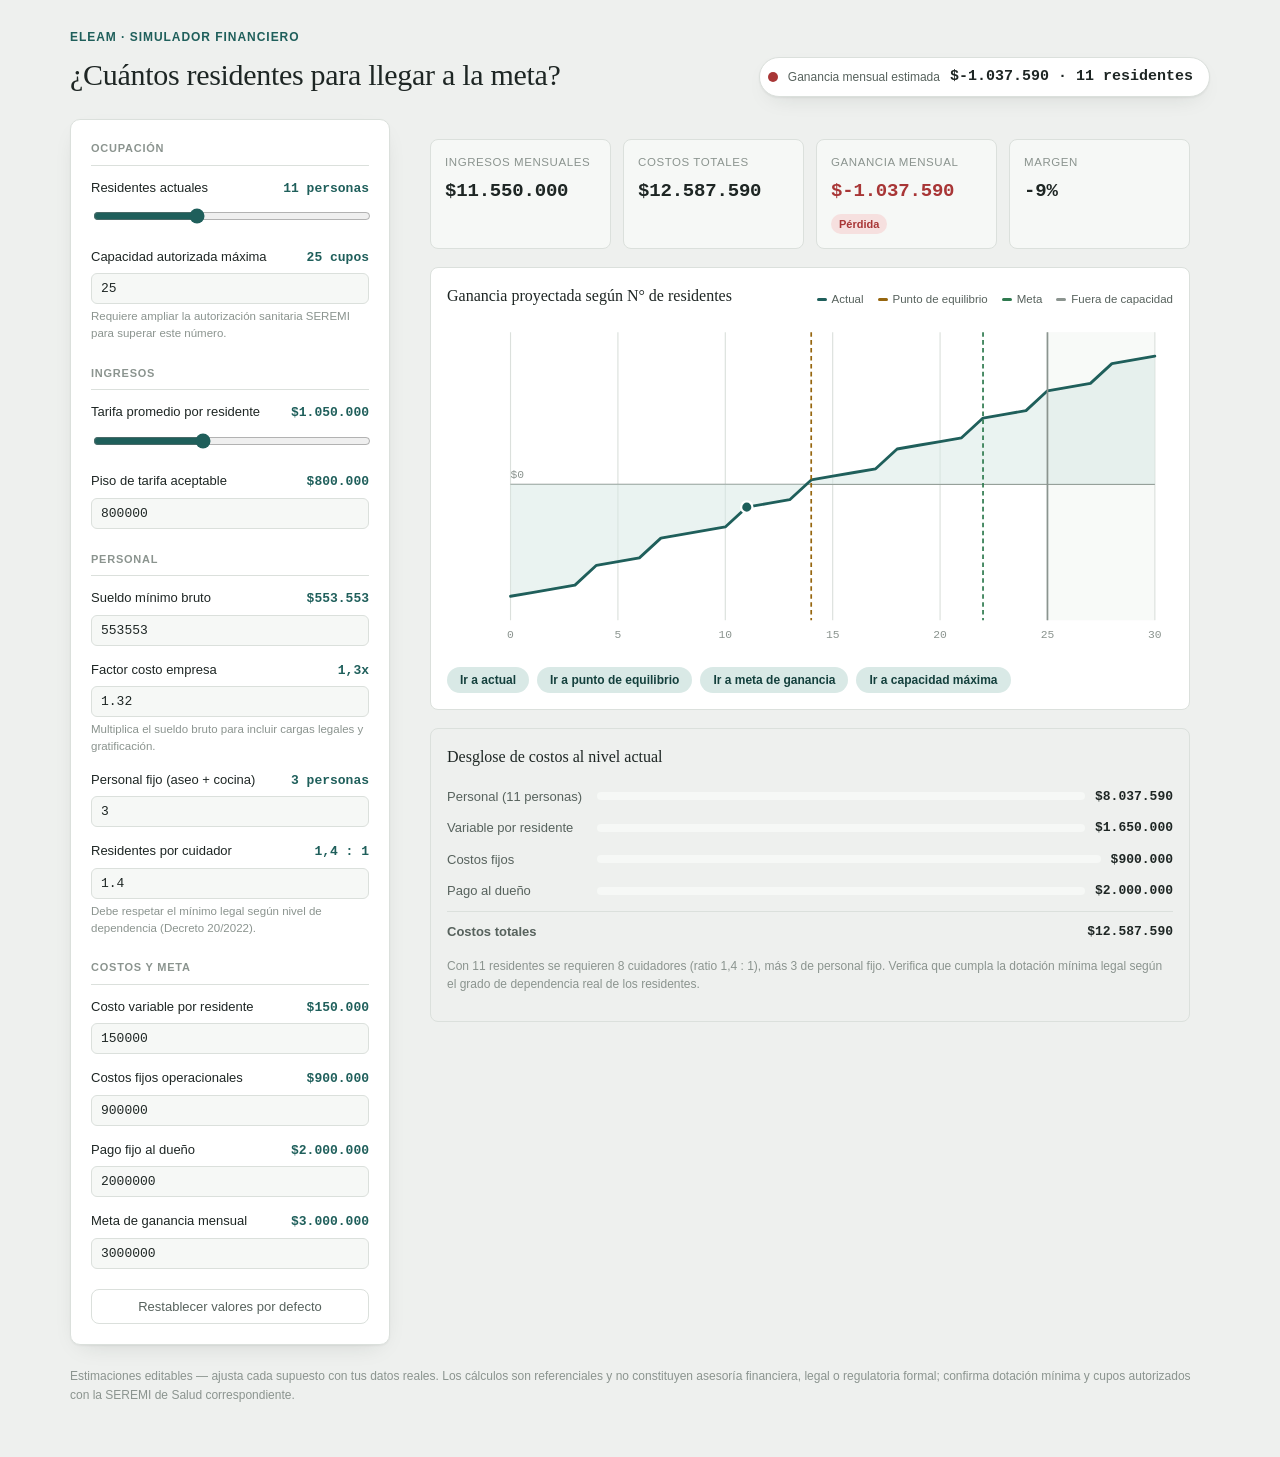
<file: eleam-simulador.html>
<!doctype html>
<title>Simulador financiero ELEAM</title>
<style>
  :root {
    --bg: #eef0ee;
    --surface: #ffffff;
    --surface-2: #f6f8f6;
    --ink: #1e2624;
    --ink-soft: #57625d;
    --ink-faint: #8b948f;
    --border: #dbe0dc;
    --accent: #1f5f5b;
    --accent-ink: #ffffff;
    --accent-soft: #d9e9e6;
    --accent-soft-ink: #14403d;
    --good: #2f7a4f;
    --good-soft: #e1f0e5;
    --warn: #96660f;
    --warn-soft: #f5ead2;
    --critical: #a83636;
    --critical-soft: #f6e0df;
    --shadow: 0 1px 2px rgba(30, 38, 36, 0.06), 0 8px 24px -12px rgba(30, 38, 36, 0.18);
    --radius: 10px;
    --serif: "Iowan Old Style", "Palatino Linotype", Palatino, "Book Antiqua", Georgia, serif;
    --sans: -apple-system, "Segoe UI", "Helvetica Neue", Roboto, Arial, sans-serif;
    --mono: ui-monospace, "SF Mono", "Cascadia Mono", "Segoe UI Mono", Consolas, monospace;
  }

  @media (prefers-color-scheme: dark) {
    :root {
      --bg: #14181a;
      --surface: #1b2124;
      --surface-2: #20282b;
      --ink: #e7ebe9;
      --ink-soft: #a3aeaa;
      --ink-faint: #6d7975;
      --border: #2d373a;
      --accent: #55b8b0;
      --accent-ink: #0e2422;
      --accent-soft: #1f3a38;
      --accent-soft-ink: #a9dcd6;
      --good: #55b481;
      --good-soft: #1c3327;
      --warn: #d9a648;
      --warn-soft: #3a2f18;
      --critical: #e07a72;
      --critical-soft: #3b2220;
      --shadow: 0 1px 2px rgba(0, 0, 0, 0.3), 0 8px 24px -12px rgba(0, 0, 0, 0.5);
    }
  }
  :root[data-theme="dark"] {
    --bg: #14181a; --surface: #1b2124; --surface-2: #20282b; --ink: #e7ebe9; --ink-soft: #a3aeaa;
    --ink-faint: #6d7975; --border: #2d373a; --accent: #55b8b0; --accent-ink: #0e2422;
    --accent-soft: #1f3a38; --accent-soft-ink: #a9dcd6; --good: #55b481; --good-soft: #1c3327;
    --warn: #d9a648; --warn-soft: #3a2f18; --critical: #e07a72; --critical-soft: #3b2220;
    --shadow: 0 1px 2px rgba(0, 0, 0, 0.3), 0 8px 24px -12px rgba(0, 0, 0, 0.5);
  }
  :root[data-theme="light"] {
    --bg: #eef0ee; --surface: #ffffff; --surface-2: #f6f8f6; --ink: #1e2624; --ink-soft: #57625d;
    --ink-faint: #8b948f; --border: #dbe0dc; --accent: #1f5f5b; --accent-ink: #ffffff;
    --accent-soft: #d9e9e6; --accent-soft-ink: #14403d; --good: #2f7a4f; --good-soft: #e1f0e5;
    --warn: #96660f; --warn-soft: #f5ead2; --critical: #a83636; --critical-soft: #f6e0df;
    --shadow: 0 1px 2px rgba(30, 38, 36, 0.06), 0 8px 24px -12px rgba(30, 38, 36, 0.18);
  }

  * { box-sizing: border-box; }
  body {
    margin: 0;
    background: var(--bg);
    color: var(--ink);
    font-family: var(--sans);
    font-size: 15px;
    line-height: 1.5;
  }
  .page { max-width: 1180px; margin: 0 auto; padding: 28px 20px 64px; }

  .topbar {
    display: flex;
    justify-content: space-between;
    align-items: flex-end;
    flex-wrap: wrap;
    gap: 16px;
    margin-bottom: 22px;
  }
  .eyebrow {
    margin: 0 0 6px;
    font-size: 12px;
    font-weight: 600;
    letter-spacing: 0.08em;
    text-transform: uppercase;
    color: var(--accent);
  }
  h1 {
    margin: 0;
    font-family: var(--serif);
    font-weight: 500;
    font-size: clamp(22px, 3vw, 30px);
    text-wrap: balance;
    letter-spacing: -0.01em;
  }
  .live-summary {
    display: flex;
    align-items: center;
    gap: 10px;
    background: var(--surface);
    border: 1px solid var(--border);
    border-radius: 999px;
    padding: 8px 16px 8px 8px;
    box-shadow: var(--shadow);
  }
  .live-summary .dot {
    width: 10px; height: 10px; border-radius: 50%;
    background: var(--good);
    flex: none;
  }
  .live-summary.state-warn .dot { background: var(--warn); }
  .live-summary.state-critical .dot { background: var(--critical); }
  .live-summary .label { font-size: 12px; color: var(--ink-soft); }
  .live-summary .value { font-family: var(--mono); font-variant-numeric: tabular-nums; font-weight: 600; font-size: 15px; }

  .layout {
    display: grid;
    grid-template-columns: 320px 1fr;
    gap: 20px;
    align-items: start;
  }
  @media (max-width: 860px) {
    .layout { grid-template-columns: 1fr; }
  }

  .panel {
    background: var(--surface);
    border: 1px solid var(--border);
    border-radius: var(--radius);
    box-shadow: var(--shadow);
  }

  .inputs { padding: 20px; position: sticky; top: 20px; }
  @media (max-width: 860px) { .inputs { position: static; } }

  .input-section + .input-section { margin-top: 22px; }
  .input-section h2 {
    font-size: 11px;
    font-weight: 700;
    text-transform: uppercase;
    letter-spacing: 0.07em;
    color: var(--ink-faint);
    margin: 0 0 12px;
    border-bottom: 1px solid var(--border);
    padding-bottom: 8px;
  }
  .field { margin-bottom: 14px; }
  .field:last-child { margin-bottom: 0; }
  .field-row {
    display: flex;
    justify-content: space-between;
    align-items: baseline;
    gap: 8px;
    margin-bottom: 6px;
  }
  .field label { font-size: 13px; color: var(--ink); }
  .field .field-value {
    font-family: var(--mono);
    font-variant-numeric: tabular-nums;
    font-size: 13px;
    font-weight: 600;
    color: var(--accent);
    white-space: nowrap;
  }
  input[type="range"] {
    width: 100%;
    accent-color: var(--accent);
    height: 20px;
  }
  input[type="number"] {
    width: 100%;
    background: var(--surface-2);
    border: 1px solid var(--border);
    border-radius: 6px;
    color: var(--ink);
    font-family: var(--mono);
    font-variant-numeric: tabular-nums;
    font-size: 13px;
    padding: 7px 9px;
  }
  input:focus-visible {
    outline: 2px solid var(--accent);
    outline-offset: 1px;
  }
  .hint { font-size: 11.5px; color: var(--ink-faint); margin-top: 4px; }
  .warn-inline { color: var(--warn); font-weight: 600; }

  .btn-ghost {
    margin-top: 20px;
    width: 100%;
    background: transparent;
    border: 1px solid var(--border);
    color: var(--ink-soft);
    border-radius: 8px;
    padding: 9px 12px;
    font-size: 13px;
    cursor: pointer;
  }
  .btn-ghost:hover { border-color: var(--accent); color: var(--accent); }

  .results { padding: 20px; display: flex; flex-direction: column; gap: 18px; }

  .kpi-grid {
    display: grid;
    grid-template-columns: repeat(4, 1fr);
    gap: 12px;
  }
  @media (max-width: 700px) { .kpi-grid { grid-template-columns: repeat(2, 1fr); } }
  .kpi {
    background: var(--surface-2);
    border: 1px solid var(--border);
    border-radius: 8px;
    padding: 14px;
  }
  .kpi .kpi-label { font-size: 11.5px; color: var(--ink-faint); text-transform: uppercase; letter-spacing: 0.05em; }
  .kpi .kpi-value {
    font-family: var(--mono);
    font-variant-numeric: tabular-nums;
    font-size: 19px;
    font-weight: 700;
    margin-top: 6px;
    letter-spacing: -0.01em;
  }
  .kpi.tone-good .kpi-value { color: var(--good); }
  .kpi.tone-warn .kpi-value { color: var(--warn); }
  .kpi.tone-critical .kpi-value { color: var(--critical); }
  .kpi .kpi-pill {
    display: inline-block;
    margin-top: 8px;
    font-size: 11px;
    font-weight: 600;
    padding: 2px 8px;
    border-radius: 999px;
  }
  .kpi.tone-good .kpi-pill { background: var(--good-soft); color: var(--good); }
  .kpi.tone-warn .kpi-pill { background: var(--warn-soft); color: var(--warn); }
  .kpi.tone-critical .kpi-pill { background: var(--critical-soft); color: var(--critical); }

  .chart-card { border: 1px solid var(--border); border-radius: 8px; padding: 16px; background: var(--surface); }
  .chart-head { display: flex; justify-content: space-between; align-items: baseline; flex-wrap: wrap; gap: 8px; margin-bottom: 4px; }
  .chart-head h3 { margin: 0; font-family: var(--serif); font-weight: 500; font-size: 16px; }
  .legend { display: flex; gap: 14px; font-size: 11.5px; color: var(--ink-soft); flex-wrap: wrap; }
  .legend span { display: inline-flex; align-items: center; gap: 5px; }
  .legend i { width: 10px; height: 3px; border-radius: 2px; display: inline-block; }

  .chart-scroll { overflow-x: auto; margin-top: 6px; }
  svg#chart { width: 100%; min-width: 520px; height: auto; display: block; }

  .quick-jump { display: flex; gap: 8px; flex-wrap: wrap; margin-top: 12px; }
  .quick-jump button {
    background: var(--accent-soft);
    color: var(--accent-soft-ink);
    border: none;
    border-radius: 999px;
    padding: 6px 13px;
    font-size: 12px;
    font-weight: 600;
    cursor: pointer;
    font-family: var(--sans);
  }
  .quick-jump button:hover { filter: brightness(0.96); }
  @media (prefers-color-scheme: dark) { .quick-jump button:hover { filter: brightness(1.15); } }

  .breakdown-card { border: 1px solid var(--border); border-radius: 8px; padding: 16px; }
  .breakdown-card h3 { margin: 0 0 12px; font-family: var(--serif); font-weight: 500; font-size: 16px; }
  .bd-row {
    display: grid;
    grid-template-columns: 140px 1fr auto;
    align-items: center;
    gap: 10px;
    font-size: 13px;
    padding: 6px 0;
  }
  .bd-row .bd-label { color: var(--ink-soft); }
  .bd-row .bd-bar-track { background: var(--surface-2); border-radius: 4px; height: 8px; overflow: hidden; }
  .bd-row .bd-bar-fill { height: 100%; border-radius: 4px; background: var(--accent); }
  .bd-row .bd-amount { font-family: var(--mono); font-variant-numeric: tabular-nums; font-weight: 600; white-space: nowrap; }
  .bd-row.total { border-top: 1px solid var(--border); margin-top: 4px; padding-top: 10px; font-weight: 700; }
  .bd-note { font-size: 12px; color: var(--ink-faint); margin-top: 10px; }

  footer.note {
    margin-top: 22px;
    font-size: 12px;
    color: var(--ink-faint);
    line-height: 1.6;
  }

  @media (prefers-reduced-motion: reduce) {
    * { transition: none !important; }
  }
</style>

<div class="page">
  <header class="topbar">
    <div>
      <p class="eyebrow">ELEAM · Simulador financiero</p>
      <h1>¿Cuántos residentes para llegar a la meta?</h1>
    </div>
    <div class="live-summary" id="liveSummary">
      <span class="dot"></span>
      <span class="label">Ganancia mensual estimada</span>
      <span class="value" id="liveValue">—</span>
    </div>
  </header>

  <div class="layout">
    <aside class="panel inputs" aria-label="Supuestos del simulador">
      <div class="input-section">
        <h2>Ocupación</h2>
        <div class="field">
          <div class="field-row"><label for="residentes">Residentes actuales</label><span class="field-value" id="residentesVal"></span></div>
          <input type="range" id="residentes" min="0" max="30" step="1" />
        </div>
        <div class="field">
          <div class="field-row"><label for="capacidadMaxima">Capacidad autorizada máxima</label><span class="field-value" id="capacidadMaximaVal"></span></div>
          <input type="number" id="capacidadMaxima" min="1" max="60" step="1" />
          <p class="hint">Requiere ampliar la autorización sanitaria SEREMI para superar este número.</p>
        </div>
      </div>

      <div class="input-section">
        <h2>Ingresos</h2>
        <div class="field">
          <div class="field-row"><label for="tarifaPromedio">Tarifa promedio por residente</label><span class="field-value" id="tarifaPromedioVal"></span></div>
          <input type="range" id="tarifaPromedio" min="700000" max="1600000" step="10000" />
          <p class="hint" id="pisoWarning"></p>
        </div>
        <div class="field">
          <div class="field-row"><label for="pisoTarifa">Piso de tarifa aceptable</label><span class="field-value" id="pisoTarifaVal"></span></div>
          <input type="number" id="pisoTarifa" min="0" step="10000" />
        </div>
      </div>

      <div class="input-section">
        <h2>Personal</h2>
        <div class="field">
          <div class="field-row"><label for="sueldoMinimo">Sueldo mínimo bruto</label><span class="field-value" id="sueldoMinimoVal"></span></div>
          <input type="number" id="sueldoMinimo" min="0" step="1000" />
        </div>
        <div class="field">
          <div class="field-row"><label for="factorCostoEmpresa">Factor costo empresa</label><span class="field-value" id="factorCostoEmpresaVal"></span></div>
          <input type="number" id="factorCostoEmpresa" min="1" max="2" step="0.01" />
          <p class="hint">Multiplica el sueldo bruto para incluir cargas legales y gratificación.</p>
        </div>
        <div class="field">
          <div class="field-row"><label for="personalFijo">Personal fijo (aseo + cocina)</label><span class="field-value" id="personalFijoVal"></span></div>
          <input type="number" id="personalFijo" min="0" step="1" />
        </div>
        <div class="field">
          <div class="field-row"><label for="ratioResidentes">Residentes por cuidador</label><span class="field-value" id="ratioResidentesVal"></span></div>
          <input type="number" id="ratioResidentes" min="0.5" max="20" step="0.1" />
          <p class="hint">Debe respetar el mínimo legal según nivel de dependencia (Decreto 20/2022).</p>
        </div>
      </div>

      <div class="input-section">
        <h2>Costos y meta</h2>
        <div class="field">
          <div class="field-row"><label for="costoVariable">Costo variable por residente</label><span class="field-value" id="costoVariableVal"></span></div>
          <input type="number" id="costoVariable" min="0" step="5000" />
        </div>
        <div class="field">
          <div class="field-row"><label for="costosFijos">Costos fijos operacionales</label><span class="field-value" id="costosFijosVal"></span></div>
          <input type="number" id="costosFijos" min="0" step="10000" />
        </div>
        <div class="field">
          <div class="field-row"><label for="pagoDueno">Pago fijo al dueño</label><span class="field-value" id="pagoDuenoVal"></span></div>
          <input type="number" id="pagoDueno" min="0" step="10000" />
        </div>
        <div class="field">
          <div class="field-row"><label for="metaGanancia">Meta de ganancia mensual</label><span class="field-value" id="metaGananciaVal"></span></div>
          <input type="number" id="metaGanancia" min="0" step="50000" />
        </div>
      </div>

      <button class="btn-ghost" id="resetBtn" type="button">Restablecer valores por defecto</button>
    </aside>

    <section class="results">
      <div class="kpi-grid">
        <div class="kpi" id="kpiIngresos">
          <div class="kpi-label">Ingresos mensuales</div>
          <div class="kpi-value" id="kpiIngresosVal">—</div>
        </div>
        <div class="kpi" id="kpiCostos">
          <div class="kpi-label">Costos totales</div>
          <div class="kpi-value" id="kpiCostosVal">—</div>
        </div>
        <div class="kpi" id="kpiGanancia">
          <div class="kpi-label">Ganancia mensual</div>
          <div class="kpi-value" id="kpiGananciaVal">—</div>
          <span class="kpi-pill" id="kpiGananciaPill"></span>
        </div>
        <div class="kpi" id="kpiMargen">
          <div class="kpi-label">Margen</div>
          <div class="kpi-value" id="kpiMargenVal">—</div>
        </div>
      </div>

      <div class="chart-card">
        <div class="chart-head">
          <h3>Ganancia proyectada según N° de residentes</h3>
          <div class="legend">
            <span><i style="background:var(--accent)"></i>Actual</span>
            <span><i style="background:var(--warn)"></i>Punto de equilibrio</span>
            <span><i style="background:var(--good)"></i>Meta</span>
            <span><i style="background:var(--ink-faint)"></i>Fuera de capacidad</span>
          </div>
        </div>
        <div class="chart-scroll">
          <svg id="chart" viewBox="0 0 640 300" preserveAspectRatio="xMidYMid meet"></svg>
        </div>
        <div class="quick-jump">
          <button type="button" data-jump="actual">Ir a actual</button>
          <button type="button" data-jump="breakeven">Ir a punto de equilibrio</button>
          <button type="button" data-jump="meta">Ir a meta de ganancia</button>
          <button type="button" data-jump="max">Ir a capacidad máxima</button>
        </div>
      </div>

      <div class="breakdown-card">
        <h3>Desglose de costos al nivel actual</h3>
        <div id="breakdownRows"></div>
        <p class="bd-note" id="dotacionNote"></p>
      </div>
    </section>
  </div>

  <footer class="note">
    Estimaciones editables — ajusta cada supuesto con tus datos reales. Los cálculos son referenciales y no constituyen asesoría financiera, legal o regulatoria formal; confirma dotación mínima y cupos autorizados con la SEREMI de Salud correspondiente.
  </footer>
</div>

<script>
(function () {
  "use strict";

  var DEFAULTS = {
    residentes: 11,
    capacidadMaxima: 25,
    tarifaPromedio: 1050000,
    pisoTarifa: 800000,
    sueldoMinimo: 553553,
    factorCostoEmpresa: 1.32,
    personalFijo: 3,
    ratioResidentes: 1.4,
    costoVariable: 150000,
    costosFijos: 900000,
    pagoDueno: 2000000,
    metaGanancia: 3000000
  };

  var STORAGE_KEY = "eleam-simulador-v1";
  var fields = ["residentes","capacidadMaxima","tarifaPromedio","pisoTarifa","sueldoMinimo",
    "factorCostoEmpresa","personalFijo","ratioResidentes","costoVariable","costosFijos",
    "pagoDueno","metaGanancia"];

  var els = {};
  fields.forEach(function (f) { els[f] = document.getElementById(f); });

  var state = loadState();

  var moneyFmt = new Intl.NumberFormat("es-CL", { style: "currency", currency: "CLP", maximumFractionDigits: 0 });
  var numFmt = new Intl.NumberFormat("es-CL", { maximumFractionDigits: 1 });
  var pctFmt = new Intl.NumberFormat("es-CL", { style: "percent", maximumFractionDigits: 1 });

  function loadState() {
    var s = Object.assign({}, DEFAULTS);
    try {
      var raw = localStorage.getItem(STORAGE_KEY);
      if (raw) Object.assign(s, JSON.parse(raw));
    } catch (e) {}
    return s;
  }
  function saveState() {
    try { localStorage.setItem(STORAGE_KEY, JSON.stringify(state)); } catch (e) {}
  }

  function syncInputsFromState() {
    fields.forEach(function (f) { els[f].value = state[f]; });
  }

  fields.forEach(function (f) {
    els[f].addEventListener("input", function () {
      var v = parseFloat(els[f].value);
      if (isNaN(v)) return;
      state[f] = v;
      saveState();
      recompute();
    });
  });

  document.getElementById("resetBtn").addEventListener("click", function () {
    state = Object.assign({}, DEFAULTS);
    saveState();
    syncInputsFromState();
    recompute();
  });

  function cuidadores(residentes, ratio) {
    return Math.max(0, Math.ceil(residentes / ratio));
  }

  function computeFor(residentes, s) {
    var cu = cuidadores(residentes, s.ratioResidentes);
    var personalTotal = s.personalFijo + cu;
    var costoPersonal = personalTotal * s.sueldoMinimo * s.factorCostoEmpresa;
    var costoVariableTotal = residentes * s.costoVariable;
    var costosTotales = costoPersonal + costoVariableTotal + s.costosFijos + s.pagoDueno;
    var ingresos = residentes * s.tarifaPromedio;
    var ganancia = ingresos - costosTotales;
    return {
      residentes: residentes, cuidadores: cu, personalTotal: personalTotal,
      costoPersonal: costoPersonal, costoVariableTotal: costoVariableTotal,
      costosTotales: costosTotales, ingresos: ingresos, ganancia: ganancia
    };
  }

  function findFirstAtOrAbove(target, s, xMax) {
    for (var r = 0; r <= xMax; r++) {
      if (computeFor(r, s).ganancia >= target) return r;
    }
    return null;
  }

  function setTone(el, tone) {
    el.classList.remove("tone-good", "tone-warn", "tone-critical");
    if (tone) el.classList.add("tone-" + tone);
  }

  function ganTone(g, meta) {
    if (g < 0) return "critical";
    if (g < meta) return "warn";
    return "good";
  }

  function recompute() {
    var s = state;
    var xMax = Math.max(30, s.capacidadMaxima + 5);
    els.residentes.max = Math.max(30, s.capacidadMaxima);
    var cur = computeFor(s.residentes, s);
    var breakeven = findFirstAtOrAbove(0, s, xMax);
    var metaAt = findFirstAtOrAbove(s.metaGanancia, s, xMax);

    // field value labels
    document.getElementById("residentesVal").textContent = s.residentes + " personas";
    document.getElementById("capacidadMaximaVal").textContent = s.capacidadMaxima + " cupos";
    document.getElementById("tarifaPromedioVal").textContent = moneyFmt.format(s.tarifaPromedio);
    document.getElementById("pisoTarifaVal").textContent = moneyFmt.format(s.pisoTarifa);
    document.getElementById("sueldoMinimoVal").textContent = moneyFmt.format(s.sueldoMinimo);
    document.getElementById("factorCostoEmpresaVal").textContent = numFmt.format(s.factorCostoEmpresa) + "x";
    document.getElementById("personalFijoVal").textContent = s.personalFijo + " personas";
    document.getElementById("ratioResidentesVal").textContent = numFmt.format(s.ratioResidentes) + " : 1";
    document.getElementById("costoVariableVal").textContent = moneyFmt.format(s.costoVariable);
    document.getElementById("costosFijosVal").textContent = moneyFmt.format(s.costosFijos);
    document.getElementById("pagoDuenoVal").textContent = moneyFmt.format(s.pagoDueno);
    document.getElementById("metaGananciaVal").textContent = moneyFmt.format(s.metaGanancia);

    var pisoWarnEl = document.getElementById("pisoWarning");
    if (s.tarifaPromedio < s.pisoTarifa) {
      pisoWarnEl.innerHTML = '<span class="warn-inline">Bajo el piso de tarifa definido.</span>';
    } else {
      pisoWarnEl.textContent = "";
    }

    // KPIs
    document.getElementById("kpiIngresosVal").textContent = moneyFmt.format(cur.ingresos);
    document.getElementById("kpiCostosVal").textContent = moneyFmt.format(cur.costosTotales);
    document.getElementById("kpiGananciaVal").textContent = moneyFmt.format(cur.ganancia);
    document.getElementById("kpiMargenVal").textContent = cur.ingresos > 0 ? pctFmt.format(cur.ganancia / cur.ingresos) : "—";

    var tone = ganTone(cur.ganancia, s.metaGanancia);
    setTone(document.getElementById("kpiGanancia"), tone);
    var pillEl = document.getElementById("kpiGananciaPill");
    pillEl.textContent = tone === "critical" ? "Pérdida" : tone === "warn" ? "Bajo la meta" : "Sobre la meta";
    pillEl.className = "kpi-pill";

    // live summary chip
    var liveEl = document.getElementById("liveSummary");
    liveEl.classList.remove("state-warn", "state-critical");
    if (tone === "critical") liveEl.classList.add("state-critical");
    else if (tone === "warn") liveEl.classList.add("state-warn");
    document.getElementById("liveValue").textContent = moneyFmt.format(cur.ganancia) + " · " + s.residentes + " residentes";

    // breakdown
    var rows = [
      { label: "Personal (" + cur.personalTotal + " personas)", amount: cur.costoPersonal },
      { label: "Variable por residente", amount: cur.costoVariableTotal },
      { label: "Costos fijos", amount: s.costosFijos },
      { label: "Pago al dueño", amount: s.pagoDueno }
    ];
    var maxAmt = Math.max.apply(null, rows.map(function (r) { return r.amount; }).concat([1]));
    var html = rows.map(function (r) {
      var pct = Math.max(2, (r.amount / maxAmt) * 100);
      return '<div class="bd-row"><span class="bd-label">' + r.label + '</span>' +
        '<span class="bd-bar-track"><span class="bd-bar-fill" style="width:' + pct + '%"></span></span>' +
        '<span class="bd-amount">' + moneyFmt.format(r.amount) + '</span></div>';
    }).join("");
    html += '<div class="bd-row total"><span class="bd-label">Costos totales</span><span></span>' +
      '<span class="bd-amount">' + moneyFmt.format(cur.costosTotales) + '</span></div>';
    document.getElementById("breakdownRows").innerHTML = html;

    document.getElementById("dotacionNote").textContent =
      "Con " + s.residentes + " residentes se requieren " + cur.cuidadores + " cuidadores (ratio " +
      numFmt.format(s.ratioResidentes) + " : 1), más " + s.personalFijo + " de personal fijo. Verifica que cumpla la dotación mínima legal según el grado de dependencia real de los residentes.";

    drawChart(s, xMax, breakeven, metaAt);
  }

  function drawChart(s, xMax, breakeven, metaAt) {
    var svg = document.getElementById("chart");
    var W = 640, H = 300, padL = 56, padR = 16, padT = 16, padB = 30;
    var plotW = W - padL - padR, plotH = H - padT - padB;

    var pts = [];
    for (var r = 0; r <= xMax; r++) pts.push(computeFor(r, s));
    var yVals = pts.map(function (p) { return p.ganancia; }).concat([0]);
    var yMin = Math.min.apply(null, yVals);
    var yMax = Math.max.apply(null, yVals);
    var yPad = (yMax - yMin) * 0.1 || 100000;
    yMin -= yPad; yMax += yPad;

    function xPix(r) { return padL + (r / xMax) * plotW; }
    function yPix(g) { return padT + (1 - (g - yMin) / (yMax - yMin)) * plotH; }

    var zeroY = yPix(0);
    var linePts = pts.map(function (p) { return xPix(p.residentes) + "," + yPix(p.ganancia); }).join(" ");
    var areaPts = "M" + xPix(0) + "," + zeroY + " L" + pts.map(function (p) {
      return xPix(p.residentes) + "," + yPix(p.ganancia);
    }).join(" L") + " L" + xPix(xMax) + "," + zeroY + " Z";

    var gridLines = "";
    for (var gx = 0; gx <= xMax; gx += 5) {
      gridLines += '<line x1="' + xPix(gx) + '" y1="' + padT + '" x2="' + xPix(gx) + '" y2="' + (H - padB) +
        '" stroke="var(--border)" stroke-width="1" />';
      gridLines += '<text x="' + xPix(gx) + '" y="' + (H - padB + 16) + '" font-size="10" fill="var(--ink-faint)" text-anchor="middle" font-family="var(--mono)">' + gx + '</text>';
    }

    var capX = xPix(Math.min(s.capacidadMaxima, xMax));
    var capacityShade = s.capacidadMaxima < xMax
      ? '<rect x="' + capX + '" y="' + padT + '" width="' + (padL + plotW - capX) + '" height="' + plotH + '" fill="var(--surface-2)" opacity="0.7" />'
      : "";

    function markerLine(r, color, dash) {
      if (r === null || r === undefined) return "";
      var x = xPix(r);
      return '<line x1="' + x + '" y1="' + padT + '" x2="' + x + '" y2="' + (H - padB) + '" stroke="' + color +
        '" stroke-width="1.5" stroke-dasharray="' + (dash ? "4 3" : "0") + '" />';
    }

    var currentPoint = computeFor(s.residentes, s);
    var curX = xPix(s.residentes), curY = yPix(currentPoint.ganancia);

    svg.innerHTML =
      '<rect x="0" y="0" width="' + W + '" height="' + H + '" fill="var(--surface)" />' +
      capacityShade +
      gridLines +
      '<line x1="' + padL + '" y1="' + zeroY + '" x2="' + (padL + plotW) + '" y2="' + zeroY + '" stroke="var(--ink-faint)" stroke-width="1.2" />' +
      '<path d="' + areaPts + '" fill="var(--accent-soft)" opacity="0.55" />' +
      '<polyline points="' + linePts + '" fill="none" stroke="var(--accent)" stroke-width="2.5" stroke-linejoin="round" stroke-linecap="round" />' +
      markerLine(breakeven, "var(--warn)", true) +
      markerLine(metaAt, "var(--good)", true) +
      (s.capacidadMaxima <= xMax ? markerLine(s.capacidadMaxima, "var(--ink-faint)", false) : "") +
      '<circle cx="' + curX + '" cy="' + curY + '" r="5" fill="var(--accent)" stroke="var(--surface)" stroke-width="2" />' +
      '<text x="' + padL + '" y="' + (zeroY - 6) + '" font-size="10" fill="var(--ink-faint)" font-family="var(--mono)">$0</text>';
  }

  var jumpMap = {
    actual: function (s) { return s.residentes; },
    breakeven: function (s) {
      var xMax = Math.max(30, s.capacidadMaxima + 5);
      return findFirstAtOrAbove(0, s, xMax);
    },
    meta: function (s) {
      var xMax = Math.max(30, s.capacidadMaxima + 5);
      return findFirstAtOrAbove(s.metaGanancia, s, xMax);
    },
    max: function (s) { return s.capacidadMaxima; }
  };

  document.querySelectorAll(".quick-jump button").forEach(function (btn) {
    btn.addEventListener("click", function () {
      var key = btn.getAttribute("data-jump");
      var val = jumpMap[key](state);
      if (val === null || val === undefined) return;
      state.residentes = val;
      els.residentes.value = val;
      saveState();
      recompute();
    });
  });

  syncInputsFromState();
  recompute();
})();
</script>
</file>
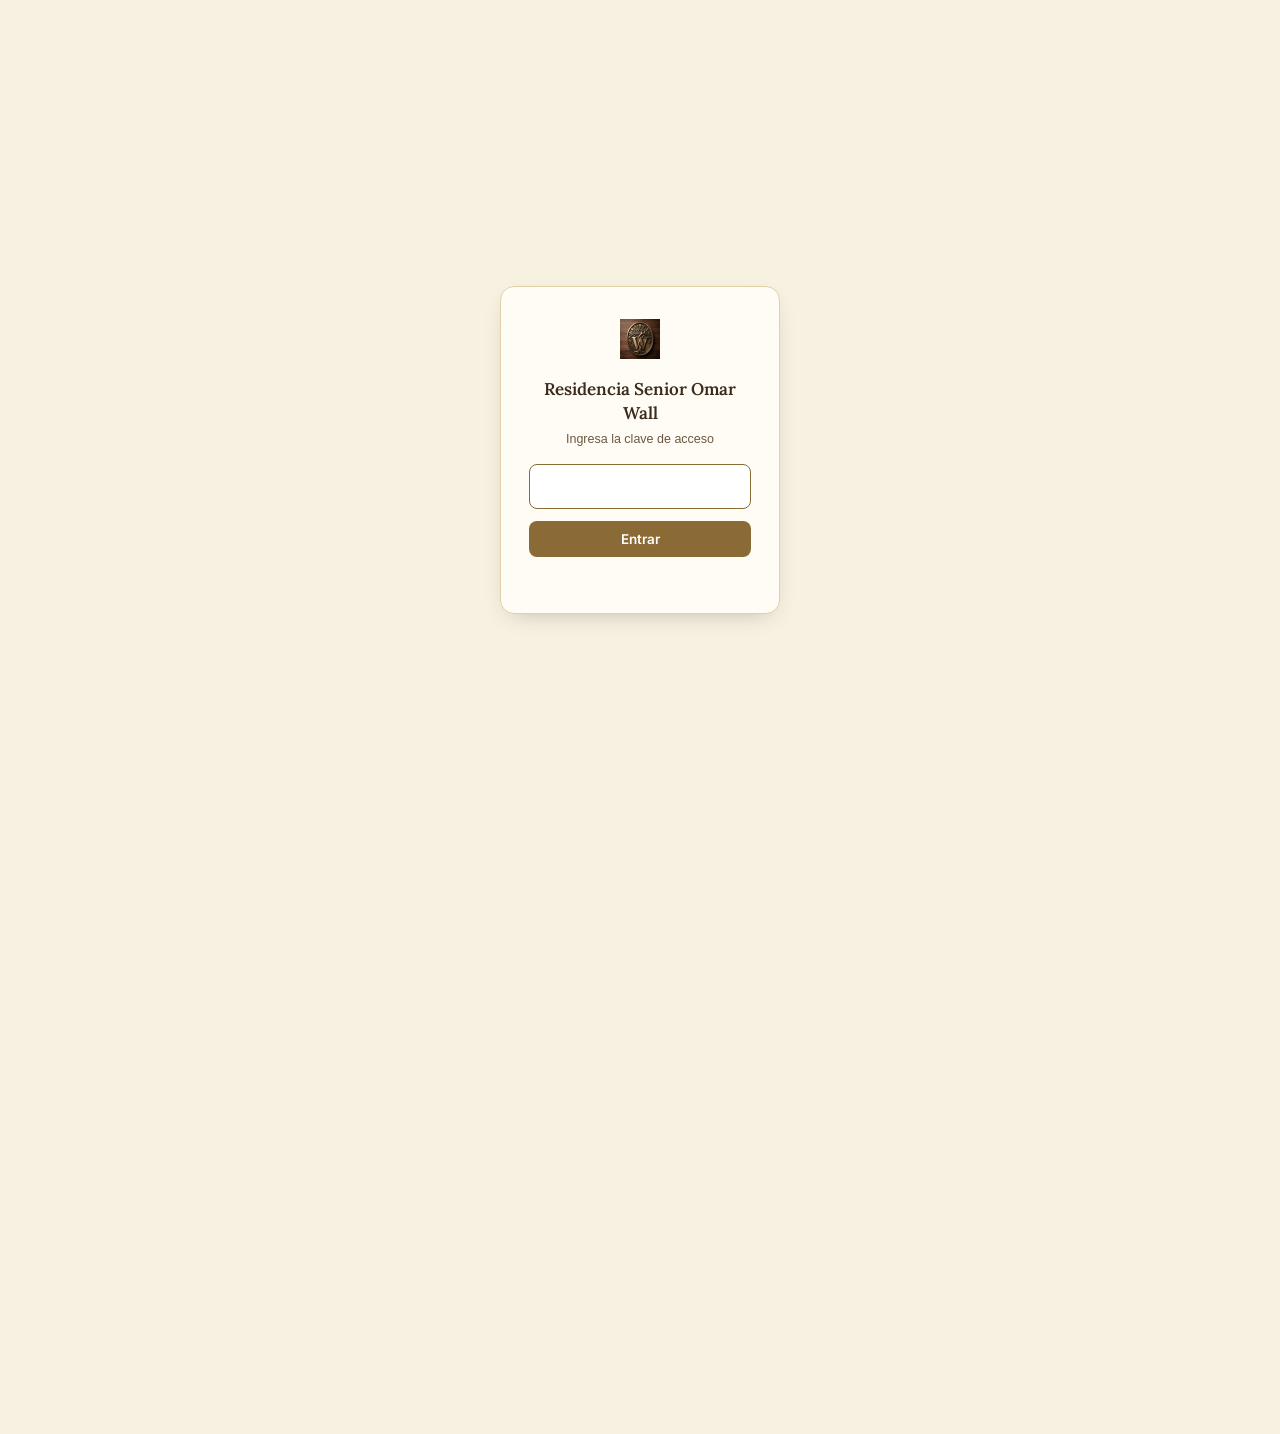
<file: estado-resultados.html>
<!DOCTYPE html>
<html lang="es-CL">
<head>
<meta charset="UTF-8">
<script src="assets/auth.js"></script>
<meta name="viewport" content="width=device-width, initial-scale=1.0">
<title>Estado de Resultados — Residencia Senior Omar Wall</title>
<link rel="manifest" href="manifest.json">
<meta name="theme-color" content="#8a6a35">
<link rel="apple-touch-icon" href="assets/icons/icon-192.png">
<meta name="apple-mobile-web-app-capable" content="yes">
<meta name="apple-mobile-web-app-status-bar-style" content="default">
<meta name="apple-mobile-web-app-title" content="Wall">
<link rel="preconnect" href="https://fonts.googleapis.com">
<link rel="preconnect" href="https://fonts.gstatic.com" crossorigin>
<link href="https://fonts.googleapis.com/css2?family=Inter:wght@400;500;600;700&family=JetBrains+Mono:wght@400;500;600;700&family=Lora:wght@500;600;700&display=swap" rel="stylesheet">
<link rel="stylesheet" href="assets/theme.css">
<style>
  :root{
    --paper:#F7F1E2; --paper-dark:#efe2c4; --ink:#3a2b1c; --ink-soft:#6b5842;
    --petroleo:#8a6a35; --petroleo-dark:#6b4f24; --dorado:#c79a3f; --dorado-soft:#ecd9ad;
    --line:#e2d0a8; --card:#fffcf5; --danger:#a4452f; --danger-bg:#f4d9cc; --ok:#4f7a4a;
  }
  *{ box-sizing:border-box; }
  html,body{ margin:0; padding:0; }
  body{ background:var(--paper); color:var(--ink); font-family:'Inter',sans-serif; font-size:14px; line-height:1.45; padding-bottom:60px; }
  h1,h2,h3{ font-family:'Lora',serif; font-weight:600; color:var(--petroleo-dark); margin:0 0 6px; }
  .mono{ font-family:'JetBrains Mono',monospace; }
  button{ font-family:'Inter',sans-serif; font-weight:600; font-size:13px; cursor:pointer; border:1px solid var(--petroleo); background:var(--petroleo); color:#fff; padding:9px 16px; border-radius:5px; }
  button:hover{ background:var(--petroleo-dark); }
  button.secondary{ background:transparent; color:var(--petroleo); }
  button.secondary:hover{ background:var(--paper-dark); }

  .top-header{ background:linear-gradient(180deg, var(--petroleo) 0%, var(--petroleo-dark) 100%); color:#f3ead3; padding:18px 28px; border-bottom:4px solid var(--dorado); }
  .top-header .header-inner{ max-width:1180px; margin:0 auto; }
  .brand-mark{ font-family:'Lora',serif; font-size:22px; color:var(--dorado-soft); }
  .subtitle{ font-size:12px; letter-spacing:.08em; text-transform:uppercase; color:var(--dorado-soft); margin-top:2px; }
  .wrap{ max-width:1180px; margin:0 auto; padding:0 24px; }

  .card{ background:var(--card); border:1px solid var(--line); border-radius:8px; padding:20px 22px; margin:20px 0; box-shadow:0 1px 3px rgba(30,25,10,.06); }
  .card h2{ font-size:18px; border-bottom:1px solid var(--line); padding-bottom:8px; margin-bottom:16px; }
  .card p.sub{ font-size:12.5px; color:var(--ink-soft); margin:0 0 14px; max-width:80ch; }

  .summary-cards{ display:grid; grid-template-columns:repeat(auto-fit, minmax(150px,1fr)); gap:12px; }
  .stat{ background:var(--paper-dark); border:1px solid var(--line); border-left:4px solid var(--petroleo); border-radius:6px; padding:12px 14px; }
  .stat.gold{ border-left-color:var(--dorado); }
  .stat.warn{ border-left-color:var(--danger); }
  .stat .stat-label{ font-size:11px; text-transform:uppercase; letter-spacing:.04em; color:var(--ink-soft); font-weight:600; }
  .stat .stat-value{ font-family:'JetBrains Mono',monospace; font-size:20px; font-weight:700; color:var(--petroleo-dark); margin-top:4px; }
  .stat .stat-note{ font-size:10.5px; color:var(--ink-soft); margin-top:3px; }

  table{ width:100%; border-collapse:collapse; margin-top:6px; }
  th{ text-align:left; font-size:11.5px; text-transform:uppercase; letter-spacing:.04em; color:var(--dorado); border-bottom:2px solid var(--petroleo); padding:7px 9px; background:var(--paper-dark); position:sticky; top:0; }
  td{ padding:6px 9px; border-bottom:1px solid var(--line); font-size:12.5px; vertical-align:middle; }
  tbody tr:hover{ background:#fbf7ea; }
  td.num, th.num{ font-family:'JetBrains Mono',monospace; text-align:right; }
  tr.margen-neg td.margen{ color:var(--danger); }
  .table-scroll{ max-height:520px; overflow-y:auto; border:1px solid var(--line); border-radius:6px; }
  .table-scroll table{ margin-top:0; }

  .chart-scroll{ overflow-x:auto; }
  .legend{ display:flex; gap:16px; font-size:12px; color:var(--ink-soft); margin-top:8px; flex-wrap:wrap; }
  .legend i{ display:inline-block; width:10px; height:10px; border-radius:2px; margin-right:5px; vertical-align:middle; }

  .empty-state{ text-align:center; padding:40px 20px; color:var(--ink-soft); }
  .empty-state .big{ font-size:15px; color:var(--ink); margin-bottom:6px; }

  footer.note{ max-width:1180px; margin:30px auto 0; padding:0 24px; font-size:11.5px; color:var(--ink-soft); }
</style>
</head>
<body>

<header class="top-header">
  <div class="header-inner">
    <div class="brand-mark">&#128202;</div>
    <div>
      <h1 style="color:#f6f2e7; margin:0;">Estado de Resultados</h1>
      <div class="subtitle">Histórico real, mes a mes — solo con los datos que has cargado en Gastos</div>
    </div>
  </div>
</header>

<div class="wrap">
  <div class="card">
    <h2>Resumen actual</h2>
    <div class="summary-cards" id="kpi-grid"></div>
  </div>

  <div class="card">
    <h2>Ingresos, egresos y margen por año</h2>
    <div class="chart-scroll"><svg id="chart-svg" viewBox="0 0 900 300" style="width:100%; min-width:700px; height:auto;"></svg></div>
    <div class="legend">
      <span><i style="background:var(--ok);"></i>Ingresos</span>
      <span><i style="background:var(--danger);"></i>Egresos</span>
      <span><i style="background:var(--petroleo);"></i>Margen (línea)</span>
    </div>
  </div>

  <div class="card">
    <h2>Resumen por año</h2>
    <div class="table-scroll" style="max-height:360px;">
      <table>
        <thead><tr><th>Año</th><th class="num">Ingresos</th><th class="num">Egresos</th><th class="num">Margen</th><th class="num">Residentes (últ. mes)</th><th class="num">Personal (últ. mes)</th></tr></thead>
        <tbody id="tabla-anual"></tbody>
      </table>
    </div>
  </div>

  <div class="card">
    <div style="display:flex; justify-content:space-between; align-items:center; flex-wrap:wrap; gap:10px;">
      <h2 style="border:none; padding:0; margin:0;">Detalle mensual</h2>
    </div>
    <div id="detalle-mensual-wrap" style="margin-top:14px;">
      <div class="table-scroll">
        <table>
          <thead><tr><th>Mes</th><th class="num">Residentes</th><th class="num">Cuota prom.</th><th class="num">Personal esencial</th><th class="num">Aseo</th><th class="num">Ingresos</th><th class="num">Egresos</th><th class="num margen">Margen</th></tr></thead>
          <tbody id="tabla-mensual"></tbody>
        </table>
      </div>
    </div>
  </div>

  <footer class="note">
    Vista histórica real — cada mes que aparece aquí es exactamente el que cargaste en el módulo Gastos (mismo cálculo, mismo margen). No incluye impuesto a la renta de primera categoría ni depreciación de activos — es una vista operacional (ingresos − costos − IVA neto), no un estado de resultados tributario completo.
  </footer>
</div>

<script src="assets/backup.js"></script>
<script src="assets/nav.js"></script>
<script>
(function(){
  'use strict';

  function fmtCLP(n){ return '$ ' + Math.round(n||0).toLocaleString('es-CL'); }
  function monthLabel(key){
    var MESES = ['Ene','Feb','Mar','Abr','May','Jun','Jul','Ago','Sep','Oct','Nov','Dic'];
    var p = key.split('-');
    return MESES[parseInt(p[1],10)-1] + ' ' + p[0];
  }

  // ---------------- Datos reales (módulo Gastos) ----------------
  function readJSON(key, def){ try{ var raw = localStorage.getItem(key); return raw===null ? def : JSON.parse(raw); }catch(e){ return def; } }

  // Lee el resumen ya calculado por el módulo de Gastos (control-financiero.html guarda
  // "resumenMensual" cada vez que algo cambia) en vez de recalcular ingresos/egresos por separado
  // aquí — así esta pantalla y Gastos nunca pueden mostrar números distintos para el mismo mes.
  function lineaDeTiempoReal(){
    var finData = readJSON('eleam-control-financiero-v2', null);
    if(!finData || !finData.resumenMensual) return [];
    return Object.keys(finData.resumenMensual).sort().map(function(monthKey){
      var r = finData.resumenMensual[monthKey];
      return {
        monthKey: monthKey, residentes: r.residentes || 0,
        cuotaPromedio: r.residentes ? Math.round((r.totIngresosResidentes != null ? r.totIngresosResidentes : r.totIngresos)/r.residentes) : 0,
        personalEsencial: r.personalEsencial || 0, personalAseo: r.personalAseo || 0,
        ingresos: r.totIngresos || 0, egresos: r.totEgresos || 0, margen: r.margen || 0
      };
    });
  }

  // ---------------- Render ----------------
  function box(label, value, note, tone){
    return '<div class="stat'+(tone?' '+tone:'')+'"><div class="stat-label">'+label+'</div><div class="stat-value">'+value+'</div>'+(note?'<div class="stat-note">'+note+'</div>':'')+'</div>';
  }

  function renderKPIs(linea){
    if(!linea.length){ document.getElementById('kpi-grid').innerHTML = ''; return; }
    var ultimo = linea[linea.length-1];
    var margenAcum = linea.reduce(function(a,m){ return a + m.margen; }, 0);
    var html = '';
    html += box('Mes más reciente cargado', monthLabel(ultimo.monthKey), '');
    html += box('Residentes (' + monthLabel(ultimo.monthKey) + ')', ultimo.residentes, '');
    html += box('Margen del mes', fmtCLP(ultimo.margen), '', ultimo.margen>=0?'':'warn');
    html += box('Personal esencial', ultimo.personalEsencial, ultimo.personalAseo + ' de aseo');
    html += box('Meses con datos cargados', linea.length, '');
    html += box('Margen acumulado (histórico)', fmtCLP(margenAcum), '', margenAcum>=0?'gold':'warn');
    document.getElementById('kpi-grid').innerHTML = html;
  }

  function agruparPorAnio(linea){
    var anios = {};
    linea.forEach(function(m){
      var anio = m.monthKey.split('-')[0];
      if(!anios[anio]) anios[anio] = { anio: anio, ingresos:0, egresos:0, margen:0, residentesFin:0, personalFin:0 };
      anios[anio].ingresos += m.ingresos;
      anios[anio].egresos += m.egresos;
      anios[anio].margen += m.margen;
      anios[anio].residentesFin = m.residentes;
      anios[anio].personalFin = m.personalEsencial + m.personalAseo;
    });
    return Object.keys(anios).sort().map(function(k){ return anios[k]; });
  }

  function renderTablaAnual(porAnio){
    var html = porAnio.map(function(a){
      return '<tr'+(a.margen<0?' class="margen-neg"':'')+'>'+
        '<td>'+a.anio+'</td>'+
        '<td class="num">'+fmtCLP(a.ingresos)+'</td>'+
        '<td class="num">'+fmtCLP(a.egresos)+'</td>'+
        '<td class="num margen">'+fmtCLP(a.margen)+'</td>'+
        '<td class="num">'+a.residentesFin+'</td>'+
        '<td class="num">'+a.personalFin+'</td>'+
      '</tr>';
    }).join('');
    document.getElementById('tabla-anual').innerHTML = html || '<tr><td colspan="6" style="text-align:center; color:var(--ink-soft); padding:20px;">Sin datos aún.</td></tr>';
  }

  function renderChart(porAnio){
    if(!porAnio.length){ document.getElementById('chart-svg').innerHTML = ''; return; }
    var W=900, H=300, padL=60, padR=16, padT=16, padB=34;
    var plotW=W-padL-padR, plotH=H-padT-padB;
    var maxVal = Math.max.apply(null, porAnio.map(function(a){ return Math.max(a.ingresos, a.egresos); }).concat([1]));
    var minMargen = Math.min.apply(null, porAnio.map(function(a){ return a.margen; }).concat([0]));
    var yMin = Math.min(0, minMargen), yMax = maxVal*1.1;
    function yPix(v){ return padT + (1-(v-yMin)/(yMax-yMin))*plotH; }
    var zeroY = yPix(0);
    var groupW = plotW/porAnio.length;
    var svg = '';
    svg += '<line x1="'+padL+'" y1="'+zeroY+'" x2="'+(W-padR)+'" y2="'+zeroY+'" stroke="#c9bfa0" stroke-width="1"/>';
    var puntosMargen = [];
    porAnio.forEach(function(a,i){
      var gx = padL + i*groupW;
      var barW = groupW*0.32;
      var yIng = yPix(a.ingresos), yEgr = yPix(a.egresos);
      svg += '<rect x="'+(gx+groupW*0.12)+'" y="'+Math.min(yIng,zeroY)+'" width="'+barW+'" height="'+Math.abs(zeroY-yIng)+'" fill="#4f7a4a" rx="2"/>';
      svg += '<rect x="'+(gx+groupW*0.52)+'" y="'+Math.min(yEgr,zeroY)+'" width="'+barW+'" height="'+Math.abs(zeroY-yEgr)+'" fill="#a4452f" rx="2"/>';
      svg += '<text x="'+(gx+groupW/2)+'" y="'+(H-10)+'" text-anchor="middle" font-size="11" fill="#6b5842">'+a.anio+'</text>';
      puntosMargen.push([gx+groupW/2, yPix(a.margen)]);
    });
    svg += '<polyline points="'+puntosMargen.map(function(p){ return p[0]+','+p[1]; }).join(' ')+'" fill="none" stroke="#8a6a35" stroke-width="2.5"/>';
    puntosMargen.forEach(function(p){ svg += '<circle cx="'+p[0]+'" cy="'+p[1]+'" r="3.5" fill="#8a6a35"/>'; });
    document.getElementById('chart-svg').innerHTML = svg;
  }

  function renderTablaMensual(linea){
    var html = linea.map(function(m){
      return '<tr'+(m.margen<0?' class="margen-neg"':'')+'>'+
        '<td>'+monthLabel(m.monthKey)+'</td>'+
        '<td class="num">'+m.residentes+'</td>'+
        '<td class="num">'+fmtCLP(m.cuotaPromedio||0)+'</td>'+
        '<td class="num">'+m.personalEsencial+'</td>'+
        '<td class="num">'+m.personalAseo+'</td>'+
        '<td class="num">'+fmtCLP(m.ingresos)+'</td>'+
        '<td class="num">'+fmtCLP(m.egresos)+'</td>'+
        '<td class="num margen">'+fmtCLP(m.margen)+'</td>'+
      '</tr>';
    }).join('');
    document.getElementById('tabla-mensual').innerHTML = html || '<tr><td colspan="8" style="text-align:center; color:var(--ink-soft); padding:20px;">Sin meses cargados todavía — ve al módulo Gastos y agrega el primero.</td></tr>';
  }

  function renderTodo(){
    var linea = lineaDeTiempoReal();
    renderKPIs(linea);
    var porAnio = agruparPorAnio(linea);
    renderTablaAnual(porAnio);
    renderChart(porAnio);
    renderTablaMensual(linea);
  }

  renderTodo();

  window.addEventListener('storage', function(e){
    if(!e.key || e.key.indexOf('eleam-control-financiero') === 0) renderTodo();
  });
})();
</script>
</body>
</html>
</file>
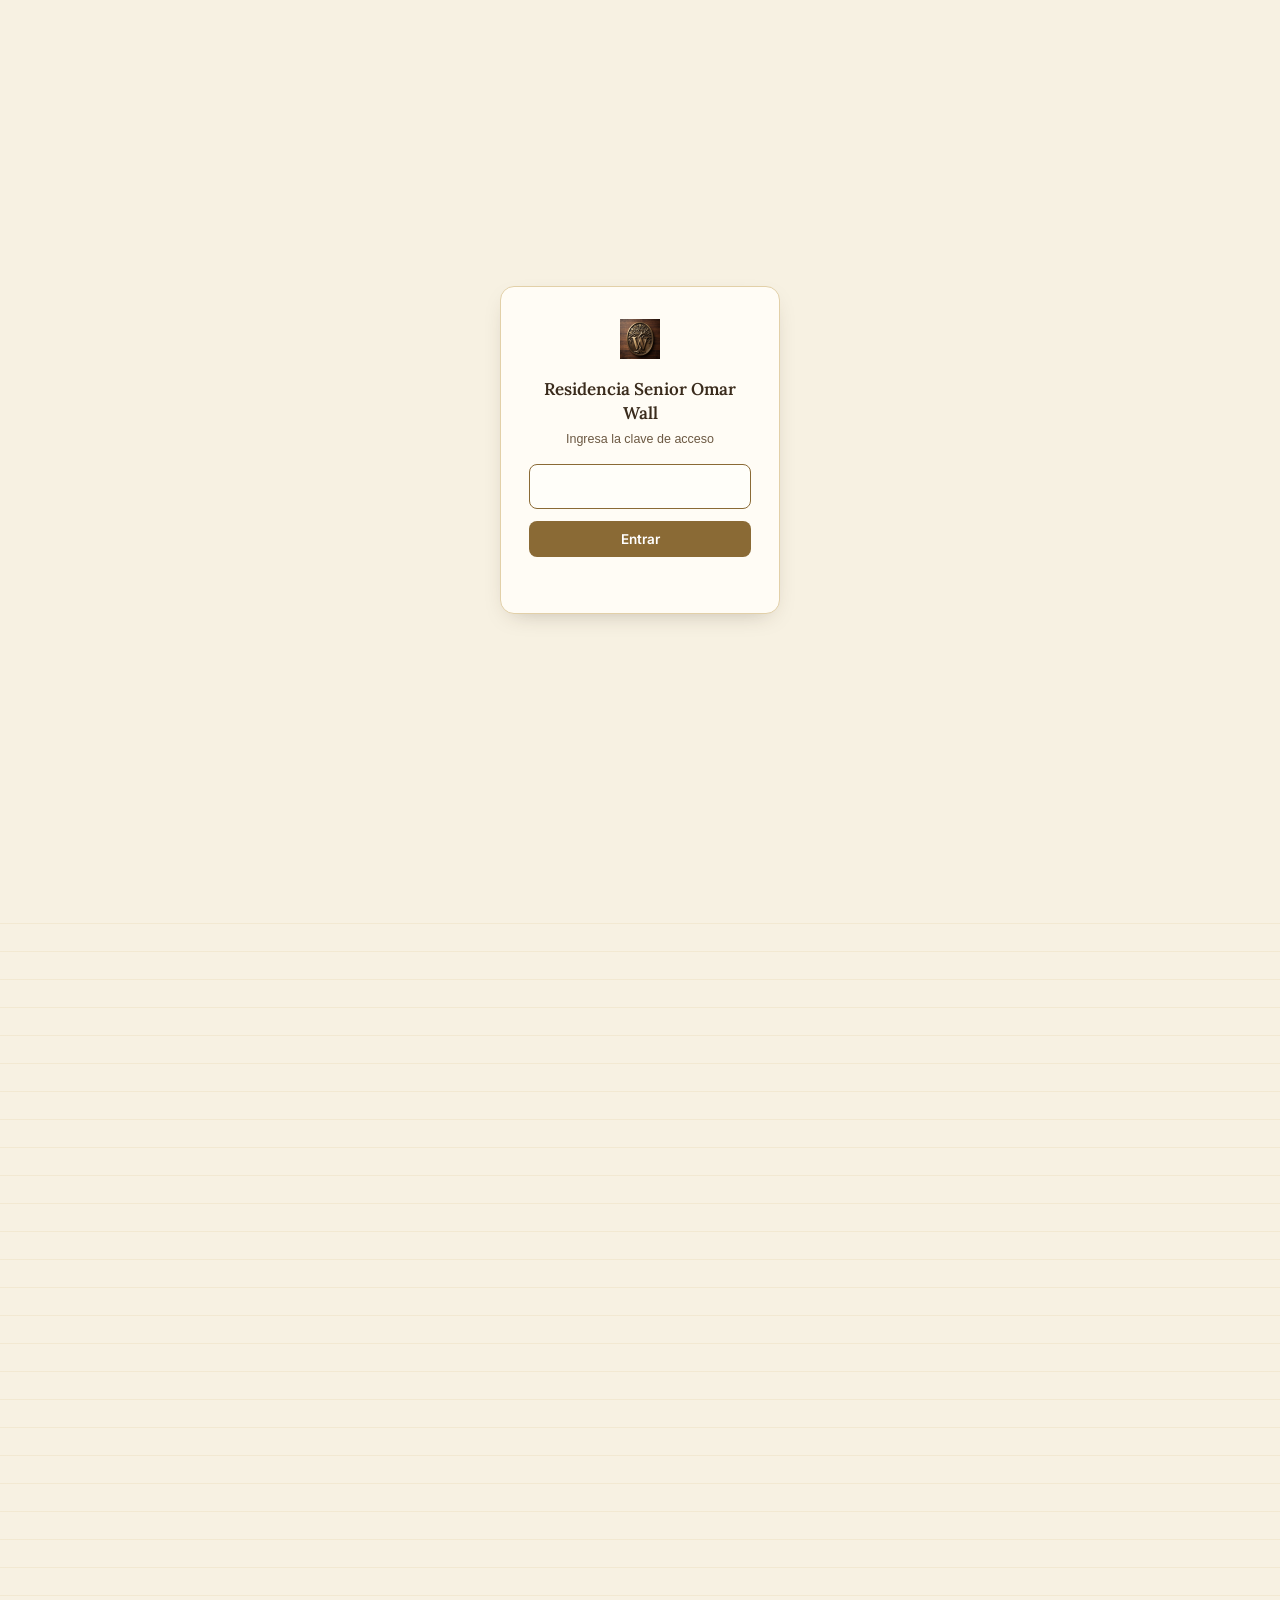
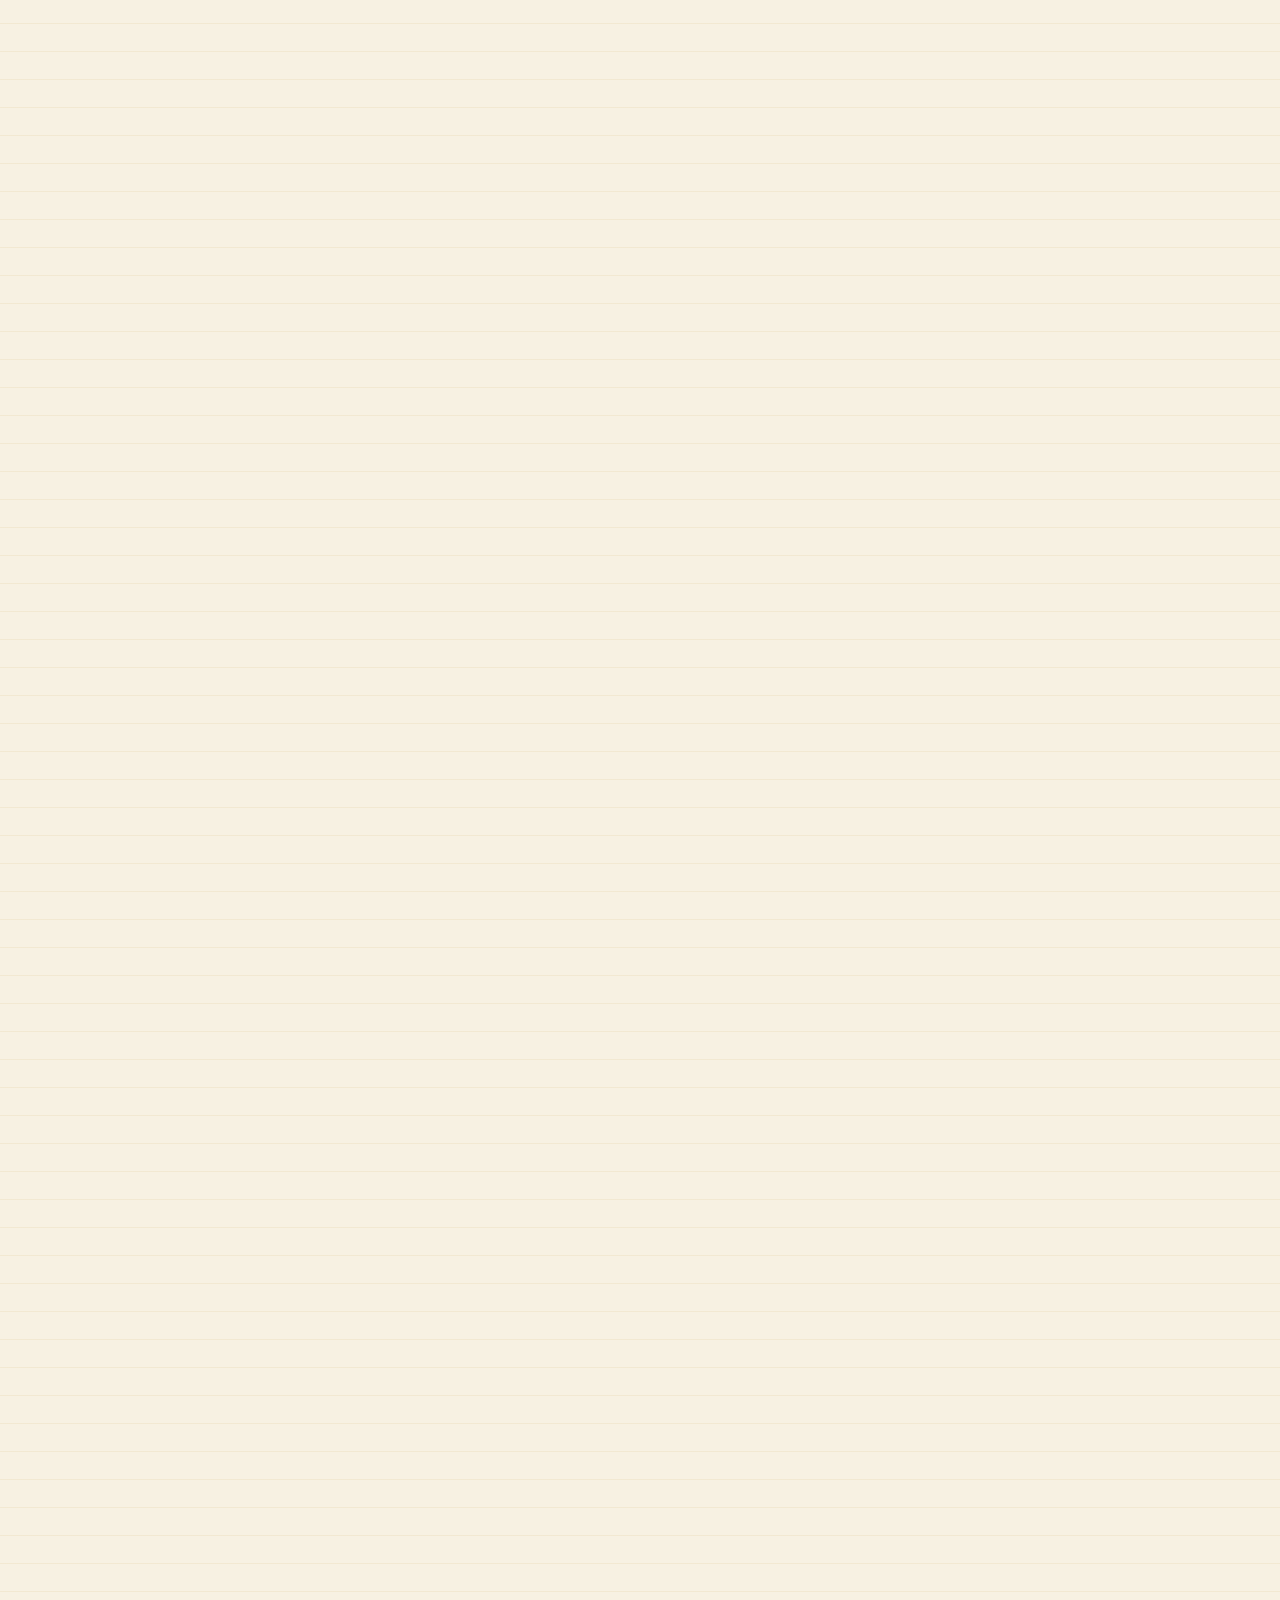
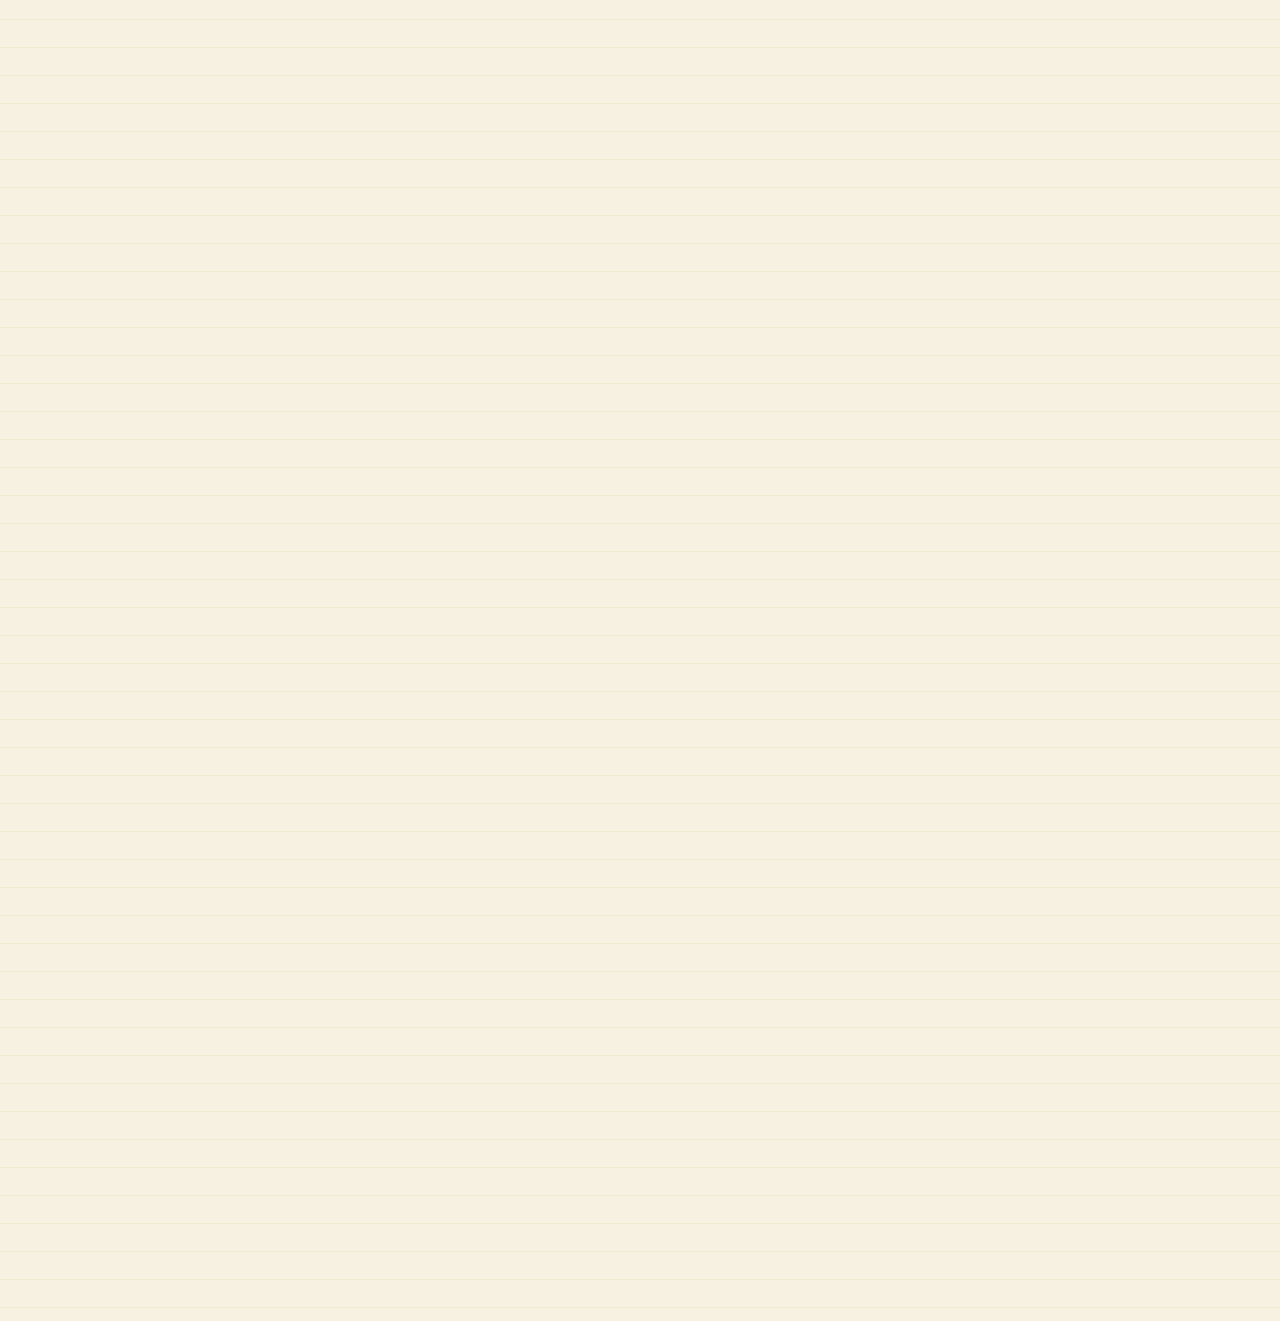
<file: proyeccion-abuelos.html>
<!DOCTYPE html>
<html lang="es-CL">
<head>
<meta charset="UTF-8">
<script src="assets/auth.js"></script>
<meta name="viewport" content="width=device-width, initial-scale=1.0">
<title>Proyección de rentabilidad por residente — Residencia Senior Omar Wall</title>
<link rel="manifest" href="manifest.json">
<meta name="theme-color" content="#8a6a35">
<link rel="apple-touch-icon" href="assets/icons/icon-192.png">
<meta name="apple-mobile-web-app-capable" content="yes">
<meta name="apple-mobile-web-app-status-bar-style" content="default">
<meta name="apple-mobile-web-app-title" content="Wall">
<link rel="preconnect" href="https://fonts.googleapis.com">
<link rel="preconnect" href="https://fonts.gstatic.com" crossorigin>
<link href="https://fonts.googleapis.com/css2?family=Inter:wght@400;500;600;700&family=JetBrains+Mono:wght@400;500;600;700&family=Lora:wght@500;600;700&display=swap" rel="stylesheet">
<link rel="stylesheet" href="assets/theme.css">
<style>
  :root{
    --paper:#F7F1E2; --paper-dark:#efe2c4; --ink:#3a2b1c; --ink-soft:#6b5842;
    --petroleo:#8a6a35; --petroleo-dark:#6b4f24; --dorado:#c79a3f; --dorado-soft:#ecd9ad;
    --line:#e2d0a8; --card:#fffcf5; --danger:#a4452f; --danger-bg:#f4d9cc; --ok:#4f7a4a; --ok-bg:#dfe9d3;
  }
  *{ box-sizing:border-box; }
  html,body{ margin:0; padding:0; }
  body{
    background: repeating-linear-gradient(#F7F1E2 0px, #F7F1E2 27px, #ede0c1 28px), var(--paper);
    color:var(--ink); font-family:'Inter',sans-serif; font-size:14px; line-height:1.45; padding-bottom:60px;
  }
  h1,h2,h3{ font-family:'Lora',serif; font-weight:600; color:var(--petroleo-dark); margin:0 0 6px; }
  .mono{ font-family:'JetBrains Mono',monospace; }
  label{ font-weight:600; font-size:12.5px; color:var(--ink-soft); display:block; margin-bottom:4px; }
  input, select{
    font-family:'JetBrains Mono',monospace; font-size:13.5px; padding:7px 9px;
    border:1px solid var(--line); border-radius:4px; background:#fffef9; color:var(--ink); width:100%;
  }
  input:focus, select:focus{ outline:2px solid var(--dorado-soft); border-color:var(--dorado); }
  button{
    font-family:'Inter',sans-serif; font-weight:600; font-size:13px; cursor:pointer;
    border:1px solid var(--petroleo); background:var(--petroleo); color:#fff; padding:9px 16px;
    border-radius:5px; transition:background .15s, transform .05s;
  }
  button:hover{ background:var(--petroleo-dark); }
  button:active{ transform:translateY(1px); }
  button.secondary{ background:transparent; color:var(--petroleo); }
  button.secondary:hover{ background:var(--paper-dark); }
  button.gold{ background:var(--dorado); border-color:var(--dorado); }
  button.gold:hover{ background:#9c7325; }
  button.danger-outline{ background:transparent; border-color:var(--danger); color:var(--danger); padding:5px 10px; font-size:12px; }
  button.danger-outline:hover{ background:var(--danger-bg); }
  button.small{ padding:5px 10px; font-size:12px; }

  .top-header{
    background:linear-gradient(180deg, var(--petroleo) 0%, var(--petroleo-dark) 100%);
    color:#f3ead3; padding:18px 28px; border-bottom:4px solid var(--dorado);
  }
  .top-header .header-inner{ max-width:1180px; margin:0 auto; display:flex; align-items:center; justify-content:space-between; gap:20px; flex-wrap:wrap; }
  .brand{ display:flex; align-items:center; gap:14px; }
  .brand-mark{ font-family:'Lora',serif; font-size:26px; color:var(--dorado-soft); }
  .empresa-nombre-fija{ font-family:'Lora',serif; font-size:15px; font-weight:600; color:#f6f2e7; }
  .subtitle{ font-size:12px; letter-spacing:.08em; text-transform:uppercase; color:var(--dorado-soft); margin-top:2px; }

  .wrap{ max-width:1180px; margin:0 auto; padding:0 24px; }

  .card{
    background:var(--card); border:1px solid var(--line); border-radius:8px;
    padding:20px 22px; margin-top:20px; box-shadow:0 1px 3px rgba(30,25,10,.06);
  }
  .card h2{ font-size:18px; border-bottom:1px solid var(--line); padding-bottom:8px; margin-bottom:16px; }
  .card > .card-sub{ font-size:12.5px; color:var(--ink-soft); margin:-10px 0 16px; }

  .grid-form{ display:grid; grid-template-columns:repeat(auto-fit, minmax(210px,1fr)); gap:16px; align-items:end; }
  .field-hint{ font-size:11px; color:var(--ink-soft); margin-top:3px; }

  table{ width:100%; border-collapse:collapse; margin-top:6px; }
  th{
    text-align:left; font-family:'Inter',sans-serif; font-size:11.5px; text-transform:uppercase; letter-spacing:.04em;
    color:var(--dorado); border-bottom:2px solid var(--petroleo); padding:8px 10px; background:var(--paper-dark);
  }
  td{ padding:7px 10px; border-bottom:1px solid var(--line); font-size:12.8px; vertical-align:middle; }
  td.num, th.num{ font-family:'JetBrains Mono',monospace; text-align:right; }
  td input[type="number"]{ padding:5px 7px; font-size:12.5px; }
  tbody tr.tramo-inicio td{ border-top:2px solid var(--dorado); }
  tbody tr.fila-actual{ background:var(--dorado-soft); }
  tbody tr.fila-equilibrio td{ background:var(--ok-bg); }

  .stat-grid{ display:grid; grid-template-columns:repeat(auto-fit, minmax(160px,1fr)); gap:14px; margin-top:4px; }
  .stat{ background:#fffef9; border:1px solid var(--line); border-radius:8px; padding:12px 14px; }
  .stat .stat-label{ font-size:11px; color:var(--ink-soft); text-transform:uppercase; letter-spacing:.04em; font-weight:600; }
  .stat .stat-value{ font-family:'JetBrains Mono',monospace; font-size:18px; font-weight:700; color:var(--petroleo-dark); margin-top:4px; }
  .stat .stat-note{ font-size:11px; color:var(--ink-soft); margin-top:3px; }

  .eq-item{
    display:flex; align-items:center; gap:10px; background:#fffef9; border:1px solid var(--line);
    border-radius:8px; padding:12px 14px; margin-top:10px;
  }
  .eq-item .eq-badge{
    font-family:'JetBrains Mono',monospace; font-weight:700; font-size:13px; color:#fff;
    background:var(--petroleo); border-radius:6px; padding:6px 10px; flex:none;
  }
  .eq-item .eq-text{ font-size:13px; }
  .eq-item .eq-text strong{ color:var(--petroleo-dark); }

  .chart-legend{ display:flex; gap:16px; flex-wrap:wrap; margin-top:8px; font-size:12px; color:var(--ink-soft); }
  .chart-legend .sw{ display:inline-block; width:11px; height:11px; border-radius:3px; margin-right:5px; vertical-align:-1px; }

  .actions-row{ display:flex; gap:10px; flex-wrap:wrap; margin-top:14px; }
  footer.note{ max-width:1180px; margin:30px auto 0; padding:0 24px; font-size:11.5px; color:var(--ink-soft); }
</style>
</head>
<body>

<header class="top-header">
  <div class="header-inner">
    <div class="brand">
      <div class="brand-mark">&#9998;</div>
      <div>
        <span class="empresa-nombre-fija">Residencia Senior Omar Wall</span>
        <div class="subtitle">Proyecci&oacute;n de rentabilidad por residente</div>
      </div>
    </div>
  </div>
</header>

<div class="wrap">

  <div class="card">
    <h2>Datos reales actuales</h2>
    <p class="card-sub">Se leen directo de Residentes y Trabajadores &mdash; nunca se escriben a mano aqu&iacute;. Si algo cambia en esos m&oacute;dulos, esta pantalla se actualiza sola al volver a abrirla.</p>
    <div class="stat-grid" id="statGridReal"></div>
  </div>

  <div class="card">
    <h2>Supuestos configurables</h2>
    <p class="card-sub">Todo lo de aqu&iacute; abajo es un par&aacute;metro editable, no un valor fijo en el c&oacute;digo. Los montos por defecto vienen del an&aacute;lisis de diciembre 2026; aj&uacute;stalos cuando cambien.</p>
    <div class="grid-form" id="supuestosGrid"></div>
  </div>

  <div class="card">
    <h2>Dotaci&oacute;n m&iacute;nima por tramo</h2>
    <p class="card-sub">Define desde cu&aacute;ntos residentes cambia la dotaci&oacute;n y cu&aacute;ntas personas de cada tipo se contratan en ese tramo. "Cuidador/TENS" y "Cocina/Aseo" usan el costo real promedio de esos cargos (o el de respaldo si a&uacute;n no los contratas) &mdash; ver Supuestos.</p>
    <div id="dotacionLegalInfo" class="field-hint" style="margin-bottom:10px;"></div>
    <table>
      <thead>
        <tr>
          <th>Tramo</th><th class="num">Hasta (N&deg; residentes)</th>
          <th class="num">Cuidadores / TENS</th><th class="num">Cocina / Aseo</th>
          <th class="num">N&deg; empleados</th><th class="num">Costo empresa mensual</th><th>M&iacute;nimo Seremi</th><th></th>
        </tr>
      </thead>
      <tbody id="tablaTramos"></tbody>
    </table>
    <div class="actions-row">
      <button class="secondary small" id="btnAgregarTramo" type="button">+ Agregar tramo</button>
      <button class="secondary small" id="btnRestaurarTramos" type="button">Restaurar tramos por defecto</button>
      <button class="gold small" id="btnAplicarLegalTodos" type="button">Aplicar m&iacute;nimo Seremi a todos los tramos</button>
    </div>
  </div>

  <div class="card">
    <h2>Proyecci&oacute;n</h2>
    <p class="card-sub" id="proyeccionSub"></p>
    <div style="overflow-x:auto;">
      <table>
        <thead>
          <tr>
            <th class="num">Abuelos</th><th>Tramo</th><th class="num">N&deg; empleados</th>
            <th class="num">Costo personal</th><th class="num">Ingresos</th><th class="num">Gastos c/IVA</th>
            <th class="num">Servicios</th><th class="num">IVA a pagar SII</th><th class="num">Costos totales</th>
            <th class="num">Margen total</th><th class="num">Margen por abuelo</th>
          </tr>
        </thead>
        <tbody id="tablaProyeccion"></tbody>
      </table>
    </div>
  </div>

  <div class="card">
    <h2>Puntos de equilibrio entre tramos</h2>
    <p class="card-sub">El primer N, dentro del tramo nuevo, en que el margen por abuelo vuelve a igualar el mejor punto del tramo anterior &mdash; &uacute;til para decidir cu&aacute;ndo conviene aceptar el pr&oacute;ximo tramo de personal.</p>
    <div id="listaEquilibrio"></div>
  </div>

  <div class="card">
    <h2>Margen por abuelo seg&uacute;n N</h2>
    <p class="card-sub">La ca&iacute;da marca el momento en que se contrata el personal del tramo siguiente, repartido entre pocos residentes nuevos.</p>
    <div id="chartMargen"></div>
  </div>

  <div class="card">
    <h2>Ingresos, costos y margen total seg&uacute;n N</h2>
    <div id="chartTotales"></div>
    <div class="chart-legend">
      <span><span class="sw" style="background:var(--petroleo);"></span>Ingresos</span>
      <span><span class="sw" style="background:var(--danger); opacity:.75;"></span>Costos totales</span>
      <span><span class="sw" style="background:var(--dorado);"></span>Margen total</span>
    </div>
  </div>

  <footer class="note">Modelo adaptado del an&aacute;lisis de rentabilidad de diciembre 2026 &mdash; f&oacute;rmulas verificadas contra esa hoja de c&aacute;lculo. Los datos de residentes y trabajadores son reales; todo lo dem&aacute;s es un supuesto editable.</footer>

</div>

<script src="assets/backup.js"></script>
<script src="assets/nav.js"></script>
<script>
(function(){
  'use strict';

  if(!window.storage){
    window.storage = {
      get:function(key, def){
        try{ var raw = localStorage.getItem('rha_'+key); return raw===null ? def : JSON.parse(raw); }catch(e){ return def; }
      },
      set:function(key, value){ try{ localStorage.setItem('rha_'+key, JSON.stringify(value)); }catch(e){} }
    };
  }

  function fmtCLP(n){ n = Math.round(Number(n)||0); return '$ ' + n.toLocaleString('es-CL'); }
  function num(v){ var n = parseFloat(v); return isNaN(n) ? 0 : n; }
  function todayStr(){ var d = new Date(); return d.getFullYear()+'-'+String(d.getMonth()+1).padStart(2,'0')+'-'+String(d.getDate()).padStart(2,'0'); }

  // ---------- DATOS REALES: residentes ----------
  function residentesActivos(){
    var residentes = window.storage.get('residentes', []);
    var hoy = todayStr();
    return residentes.filter(function(r){ return !(r.fechaEgreso && r.fechaEgreso <= hoy); });
  }

  // ---------- DOTACIÓN MÍNIMA LEGAL (Decreto 20/2021 MINSAL, Art. 15/16/17) ----------
  // Art. 15 (residentes con dependencia): 1 cuidador cada 8 de día, 1 cada 12 de noche.
  // Art. 16 (residentes autovalentes): 1 cuidador cada 20, de día y de noche.
  // Art. 17 ("regla que nunca se puede bajar"): mínimo absoluto de 2 cuidadores presentes de noche siempre.
  function mixDependenciaActual(){
    var fichas = window.storage.get('fichas', {});
    var activos = residentesActivos();
    if(activos.length === 0) return { pctDependencia: 1, nMuestras: 0 };
    var dependientes = activos.filter(function(r){
      var f = fichas[r.id];
      var estado = f ? f.estado : null;
      return estado === 'postrado' || estado === 'semivalente' || estado === 'otro' || !estado;
    }).length;
    return { pctDependencia: dependientes/activos.length, nMuestras: activos.length };
  }
  function dotacionLegalPara(N, pctDependencia){
    var nDep = Math.round(N*pctDependencia), nAut = N - nDep;
    var posDia = Math.ceil(nDep/8) + Math.ceil(nAut/20);
    var posNoche = Math.max(Math.ceil(nDep/12) + Math.ceil(nAut/20), 2);
    // Turnos que rotan día y noche (ciclo 4×3 estándar del módulo Administración): cada cuidador cubre
    // 4 turnos de 7 días de ciclo — headcount = turnos-semana necesarios ÷ turnos que cubre una persona.
    var turnosSemanaNecesarios = 7*(posDia+posNoche);
    var turnosPorPersonaSemana = 4; // ciclo 4×3: 4 turnos trabajados cada 7 días
    return { nDep: nDep, nAut: nAut, posDia: posDia, posNoche: posNoche, headcount: Math.ceil(turnosSemanaNecesarios/turnosPorPersonaSemana) };
  }

  // ---------- DATOS REALES: costo empresa por categoría de cargo ----------
  // sueldo bruto = líquido / (1 - tasaDescuento); costo empresa = bruto * (1 + tasaObligLegal).
  // Se promedia entre los trabajadores activos de cada categoría que tengan una liquidación guardada;
  // si no hay ninguno todavía (ej. TENS o aseo que aún no se contratan), se usa el costo de respaldo.
  function costoEmpresaDesdeLiquido(liquido, tasaDescuento, tasaOblig){
    var bruto = liquido / (1 - tasaDescuento);
    return bruto * (1 + tasaOblig);
  }

  function liquidoMasRecienteDeTrabajador(trabId, liquidaciones){
    var mejor = null, mejorClave = -1;
    Object.keys(liquidaciones).forEach(function(key){
      var partes = key.split('_');
      if(partes[0] !== trabId) return;
      var year = parseInt(partes[1],10), month = parseInt(partes[2],10);
      var claveOrden = year*12+month;
      if(claveOrden > mejorClave && liquidaciones[key].liquido != null){
        mejorClave = claveOrden;
        mejor = liquidaciones[key].liquido;
      }
    });
    return mejor;
  }

  function esCuidadorOTens(t){
    return t.tipo === 'esencial' || /tens/i.test(t.cargo || '');
  }

  function calcularCostosPorCargo(tasaDescuento, tasaOblig, respaldoCuidadorTens, respaldoCocinaAseo){
    var trabajadores = window.storage.get('trabajadores', []).filter(function(t){ return t.activo !== false; });
    var liquidaciones = window.storage.get('liquidaciones', {});
    var muestrasCT = [], muestrasCA = [];
    trabajadores.forEach(function(t){
      var liquido = liquidoMasRecienteDeTrabajador(t.id, liquidaciones);
      if(liquido == null) return;
      var costo = costoEmpresaDesdeLiquido(liquido, tasaDescuento, tasaOblig);
      if(esCuidadorOTens(t)) muestrasCT.push(costo); else muestrasCA.push(costo);
    });
    function promedio(arr, respaldo){
      if(!arr.length) return { costo: respaldo, nMuestras: 0, esReal: false };
      return { costo: arr.reduce(function(a,b){return a+b;},0)/arr.length, nMuestras: arr.length, esReal: true };
    }
    return {
      cuidadorTens: promedio(muestrasCT, respaldoCuidadorTens),
      cocinaAseo: promedio(muestrasCA, respaldoCocinaAseo)
    };
  }

  // ---------- SUPUESTOS ----------
  var SUPUESTOS_DEFAULT = {
    precioAbueloNuevo: 1450000,
    administracion: 1000000,
    gastosFijos: 490000,
    gastosVariablesBase: 1250000,
    serviciosFijos: 2100000,
    serviciosVariablesBase: 700000,
    ivaPct: 19,
    tasaDescuentoLiquidoBruto: 19.04,
    tasaObligLegalEmpresa: 4.92,
    respaldoCuidadorTens: 839360,
    respaldoCocinaAseo: 813130,
    nMaximo: 40
  };
  var SUPUESTOS_CAMPOS = [
    { id: 'precioAbueloNuevo', label: 'Precio nuevo residente (mensual)', hint: 'Cuota de cada abuelo por sobre los actuales.' },
    { id: 'administracion', label: 'Administración (fijo)', hint: 'Retiro del administrador/inversor, no varía con N.' },
    { id: 'gastosFijos', label: 'Gastos fijos (contador, mantención, seguros, patente)' },
    { id: 'gastosVariablesBase', label: 'Gastos variables al N actual', hint: 'Súper, insumos médicos, aseo — escala proporcional al N actual.' },
    { id: 'serviciosFijos', label: 'Servicios fijos (arriendo, internet, TV)' },
    { id: 'serviciosVariablesBase', label: 'Servicios variables al N actual', hint: 'Luz, agua, gas — escala proporcional al N actual.' },
    { id: 'ivaPct', label: 'Tasa IVA (%)' },
    { id: 'tasaDescuentoLiquidoBruto', label: 'Descuento líquido → bruto (%)', hint: 'AFP + salud + cesantía combinados, aprox.' },
    { id: 'tasaObligLegalEmpresa', label: 'Obligaciones legales empresa (%)', hint: 'SIS + cesantía empresa + mutual.' },
    { id: 'respaldoCuidadorTens', label: 'Costo de respaldo — cuidador/TENS', hint: 'Se usa solo si no hay ninguno contratado todavía.' },
    { id: 'respaldoCocinaAseo', label: 'Costo de respaldo — cocina/aseo', hint: 'Se usa solo si no hay ninguno contratado todavía.' },
    { id: 'nMaximo', label: 'Proyectar hasta N° de residentes' }
  ];

  var TRAMOS_DEFAULT = [
    { letra: 'A', hasta: 15, cuidadoresTens: 4, cocinaAseo: 1 },
    { letra: 'B', hasta: 25, cuidadoresTens: 9, cocinaAseo: 2 },
    { letra: 'C', hasta: 40, cuidadoresTens: 13, cocinaAseo: 4 }
  ];

  var supuestos = window.storage.get('supuestos_proyeccion_abuelos', null) || Object.assign({}, SUPUESTOS_DEFAULT);
  var tramos = window.storage.get('tramos_proyeccion_abuelos', null) || JSON.parse(JSON.stringify(TRAMOS_DEFAULT));

  function guardarSupuestos(){ window.storage.set('supuestos_proyeccion_abuelos', supuestos); }
  function guardarTramos(){ window.storage.set('tramos_proyeccion_abuelos', tramos); }

  // ---------- MOTOR DE CÁLCULO (funciones puras) ----------
  function tramoParaN(N, tramos){
    for(var i=0;i<tramos.length;i++) if(N <= tramos[i].hasta) return tramos[i];
    return tramos[tramos.length-1];
  }
  function numEmpleadosTramo(tramo){ return (tramo.cuidadoresTens||0) + (tramo.cocinaAseo||0); }
  function costoPersonalTramo(tramo, costos){
    return (tramo.cuidadoresTens||0)*costos.cuidadorTens.costo + (tramo.cocinaAseo||0)*costos.cocinaAseo.costo;
  }

  function proyectarFila(N, nBase, ingresosActuales, S, tramos, costos){
    var ivaFrac = S.ivaPct/100;
    var tramo = tramoParaN(N, tramos);
    var costoPersonal = costoPersonalTramo(tramo, costos);
    var ingresos = ingresosActuales + S.precioAbueloNuevo * (N - nBase);
    var gastosNeto = S.gastosFijos + (nBase ? (S.gastosVariablesBase/nBase)*N : 0);
    var gastosConIva = gastosNeto * (1+ivaFrac);
    var serviciosBruto = S.serviciosFijos + (nBase ? (S.serviciosVariablesBase/nBase)*N : 0);
    var ivaDebito = ingresos * (ivaFrac/(1+ivaFrac));
    var ivaCredito = gastosNeto*ivaFrac + serviciosBruto*(ivaFrac/(1+ivaFrac));
    var ivaAPagar = Math.max(0, ivaDebito - ivaCredito);
    var costosTotales = costoPersonal + S.administracion + gastosConIva + serviciosBruto + ivaAPagar;
    var margenTotal = ingresos - costosTotales;
    return {
      N: N, tramo: tramo.letra, numEmpleados: numEmpleadosTramo(tramo), costoPersonal: costoPersonal,
      ingresos: ingresos, gastosConIva: gastosConIva, servicios: serviciosBruto, ivaAPagar: ivaAPagar,
      costosTotales: costosTotales, margenTotal: margenTotal, margenPorAbuelo: N ? margenTotal/N : 0
    };
  }

  function proyectar(nInicio, nFin, nBase, ingresosActuales, S, tramos, costos){
    var filas = [];
    for(var n=nInicio; n<=nFin; n++) filas.push(proyectarFila(n, nBase, ingresosActuales, S, tramos, costos));
    return filas;
  }

  function puntosDeEquilibrio(filas, tramos){
    var resultados = [];
    for(var i=1;i<tramos.length;i++){
      var finAnterior = tramos[i-1].hasta;
      var filaAnterior = filas.filter(function(f){ return f.N === finAnterior; })[0];
      if(!filaAnterior) continue;
      var mejor = filaAnterior.margenPorAbuelo;
      var encontrada = filas.filter(function(f){ return f.N > finAnterior && f.margenPorAbuelo >= mejor; })[0];
      resultados.push({ deTramo: tramos[i-1].letra, aTramo: tramos[i].letra, mejorMargenAnterior: mejor, N: encontrada ? encontrada.N : null });
    }
    return resultados;
  }
  window.RhaProyeccionAbuelos = { proyectar: proyectar, puntosDeEquilibrio: puntosDeEquilibrio, tramoParaN: tramoParaN };

  // ---------- RENDER: datos reales ----------
  function renderDatosReales(nActual, ingresosActuales, costos){
    var el = document.getElementById('statGridReal');
    function stat(label, value, note){
      return '<div class="stat"><div class="stat-label">'+label+'</div><div class="stat-value">'+value+'</div>'+(note?'<div class="stat-note">'+note+'</div>':'')+'</div>';
    }
    el.innerHTML =
      stat('Residentes activos', nActual, 'Base de la proyección.') +
      stat('Ingresos actuales', fmtCLP(ingresosActuales), 'Suma de cuotas de permanencia activas.') +
      stat('Costo cuidador/TENS', fmtCLP(costos.cuidadorTens.costo), costos.cuidadorTens.esReal ? 'Promedio real de '+costos.cuidadorTens.nMuestras+' trabajador(es).' : 'Sin datos reales — usando costo de respaldo.') +
      stat('Costo cocina/aseo', fmtCLP(costos.cocinaAseo.costo), costos.cocinaAseo.esReal ? 'Promedio real de '+costos.cocinaAseo.nMuestras+' trabajador(es).' : 'Sin datos reales — usando costo de respaldo.');
  }

  // ---------- RENDER: supuestos ----------
  function renderSupuestos(){
    var grid = document.getElementById('supuestosGrid');
    grid.innerHTML = SUPUESTOS_CAMPOS.map(function(campo){
      return '<div><label for="sup-'+campo.id+'">'+campo.label+'</label>'+
        '<input type="number" step="any" id="sup-'+campo.id+'" data-supid="'+campo.id+'" value="'+supuestos[campo.id]+'">'+
        (campo.hint ? '<div class="field-hint">'+campo.hint+'</div>' : '') +
      '</div>';
    }).join('');
    grid.querySelectorAll('input').forEach(function(inp){
      inp.addEventListener('input', function(){
        supuestos[inp.getAttribute('data-supid')] = num(inp.value);
        guardarSupuestos();
        renderTodo();
      });
    });
  }

  // ---------- RENDER: tramos ----------
  function renderTramos(costos){
    var mix = mixDependenciaActual();
    var infoEl = document.getElementById('dotacionLegalInfo');
    infoEl.textContent = mix.nMuestras > 0
      ? 'Mezcla actual de residentes: ' + Math.round(mix.pctDependencia*100) + '% con dependencia (postrado/semivalente), ' + Math.round((1-mix.pctDependencia)*100) + '% autovalente — usada para proyectar el mínimo legal en cada tramo. Asume ciclo 4×3 (4 turnos/semana por persona).'
      : 'Sin residentes con estado registrado todavía — el mínimo legal asume 100% con dependencia (el escenario más exigente) hasta que cargues fichas médicas en Residentes.';
    var tbody = document.getElementById('tablaTramos');
    tbody.innerHTML = tramos.map(function(tramo, i){
      var costoMensual = costoPersonalTramo(tramo, costos);
      var legal = dotacionLegalPara(tramo.hasta, mix.pctDependencia);
      var bajoMinimo = tramo.cuidadoresTens < legal.headcount;
      return '<tr>'+
        '<td><input type="text" data-tramo-idx="'+i+'" data-tramo-field="letra" value="'+tramo.letra+'" style="width:60px;"></td>'+
        '<td class="num"><input type="number" data-tramo-idx="'+i+'" data-tramo-field="hasta" value="'+tramo.hasta+'"></td>'+
        '<td class="num"><input type="number" data-tramo-idx="'+i+'" data-tramo-field="cuidadoresTens" value="'+tramo.cuidadoresTens+'" style="'+(bajoMinimo?'border-color:var(--danger); color:var(--danger);':'')+'"></td>'+
        '<td class="num"><input type="number" data-tramo-idx="'+i+'" data-tramo-field="cocinaAseo" value="'+tramo.cocinaAseo+'"></td>'+
        '<td class="num mono">'+numEmpleadosTramo(tramo)+'</td>'+
        '<td class="num mono">'+fmtCLP(costoMensual)+'</td>'+
        '<td class="num mono" title="Día: '+legal.posDia+' simultáneos · Noche: '+legal.posNoche+' simultáneos (mínimo 2, Art. 17)">'+legal.headcount+(bajoMinimo?' ⚠':'')+'</td>'+
        '<td style="white-space:nowrap;"><button class="secondary small" type="button" data-aplicar-legal="'+i+'">Aplicar</button> <button class="danger-outline" type="button" data-eliminar-tramo="'+i+'">Eliminar</button></td>'+
      '</tr>';
    }).join('');
    tbody.querySelectorAll('input').forEach(function(inp){
      inp.addEventListener('change', function(){
        var idx = parseInt(inp.getAttribute('data-tramo-idx'),10);
        var field = inp.getAttribute('data-tramo-field');
        tramos[idx][field] = field === 'letra' ? inp.value : num(inp.value);
        tramos.sort(function(a,b){ return a.hasta - b.hasta; });
        guardarTramos();
        renderTodo();
      });
    });
    tbody.querySelectorAll('[data-eliminar-tramo]').forEach(function(btn){
      btn.addEventListener('click', function(){
        if(tramos.length <= 1){ window.alert('Debe quedar al menos un tramo.'); return; }
        tramos.splice(parseInt(btn.getAttribute('data-eliminar-tramo'),10), 1);
        guardarTramos();
        renderTodo();
      });
    });
    tbody.querySelectorAll('[data-aplicar-legal]').forEach(function(btn){
      btn.addEventListener('click', function(){
        var idx = parseInt(btn.getAttribute('data-aplicar-legal'),10);
        var legal = dotacionLegalPara(tramos[idx].hasta, mixDependenciaActual().pctDependencia);
        tramos[idx].cuidadoresTens = legal.headcount;
        guardarTramos();
        renderTodo();
      });
    });
  }
  document.getElementById('btnAplicarLegalTodos').addEventListener('click', function(){
    var pct = mixDependenciaActual().pctDependencia;
    tramos.forEach(function(t){ t.cuidadoresTens = dotacionLegalPara(t.hasta, pct).headcount; });
    guardarTramos();
    renderTodo();
  });
  document.getElementById('btnAgregarTramo').addEventListener('click', function(){
    var ultimo = tramos[tramos.length-1];
    tramos.push({ letra: String.fromCharCode(65+tramos.length), hasta: ultimo.hasta+10, cuidadoresTens: ultimo.cuidadoresTens, cocinaAseo: ultimo.cocinaAseo });
    guardarTramos();
    renderTodo();
  });
  document.getElementById('btnRestaurarTramos').addEventListener('click', function(){
    if(!window.confirm('Esto reemplaza tus tramos actuales por los 3 tramos por defecto (A/B/C). ¿Continuar?')) return;
    tramos = JSON.parse(JSON.stringify(TRAMOS_DEFAULT));
    guardarTramos();
    renderTodo();
  });

  // ---------- RENDER: tabla de proyección ----------
  function renderProyeccion(filas, nActual, equilibrios){
    document.getElementById('proyeccionSub').textContent =
      'Desde N=' + filas[0].N + ' (situación actual) hasta N=' + filas[filas.length-1].N + '.';
    var equilibrioNs = {};
    equilibrios.forEach(function(e){ if(e.N) equilibrioNs[e.N] = true; });
    var tbody = document.getElementById('tablaProyeccion');
    var tramoAnterior = null;
    tbody.innerHTML = filas.map(function(f){
      var esInicioTramo = f.tramo !== tramoAnterior;
      tramoAnterior = f.tramo;
      var clases = [];
      if(esInicioTramo) clases.push('tramo-inicio');
      if(f.N === nActual) clases.push('fila-actual');
      if(equilibrioNs[f.N]) clases.push('fila-equilibrio');
      return '<tr class="'+clases.join(' ')+'">'+
        '<td class="num mono">'+f.N+'</td>'+
        '<td>'+f.tramo+'</td>'+
        '<td class="num mono">'+f.numEmpleados+'</td>'+
        '<td class="num mono">'+fmtCLP(f.costoPersonal)+'</td>'+
        '<td class="num mono">'+fmtCLP(f.ingresos)+'</td>'+
        '<td class="num mono">'+fmtCLP(f.gastosConIva)+'</td>'+
        '<td class="num mono">'+fmtCLP(f.servicios)+'</td>'+
        '<td class="num mono">'+fmtCLP(f.ivaAPagar)+'</td>'+
        '<td class="num mono">'+fmtCLP(f.costosTotales)+'</td>'+
        '<td class="num mono">'+fmtCLP(f.margenTotal)+'</td>'+
        '<td class="num mono">'+fmtCLP(f.margenPorAbuelo)+'</td>'+
      '</tr>';
    }).join('');
  }

  // ---------- RENDER: puntos de equilibrio ----------
  function renderEquilibrios(equilibrios){
    var el = document.getElementById('listaEquilibrio');
    if(!equilibrios.length){ el.innerHTML = '<p class="field-hint">Agrega al menos dos tramos para calcular puntos de equilibrio.</p>'; return; }
    el.innerHTML = equilibrios.map(function(e){
      var texto = e.N
        ? 'Tras contratar para pasar de tramo <strong>'+e.deTramo+'</strong> a <strong>'+e.aTramo+'</strong>, el margen por abuelo vuelve a igualar los '+fmtCLP(e.mejorMargenAnterior)+' del tramo anterior recién en <strong>N='+e.N+'</strong> residentes.'
        : 'Con el rango configurado, el margen por abuelo del tramo <strong>'+e.aTramo+'</strong> no alcanza a igualar el mejor punto del tramo <strong>'+e.deTramo+'</strong> ('+fmtCLP(e.mejorMargenAnterior)+') — sube el N° máximo a proyectar para verlo.';
      return '<div class="eq-item"><span class="eq-badge">'+e.deTramo+' &rarr; '+e.aTramo+'</span><span class="eq-text">'+texto+'</span></div>';
    }).join('');
  }

  // ---------- RENDER: gráficos SVG ----------
  function svgWrap(inner, W, H){
    return '<svg viewBox="0 0 '+W+' '+H+'" width="100%" style="max-width:100%; height:auto; display:block;">'+inner+'</svg>';
  }

  function renderChartMargen(filas){
    var W=720, H=240, padL=70, padR=16, padT=16, padB=30;
    var plotW=W-padL-padR, plotH=H-padT-padB;
    var vals = filas.map(function(f){ return f.margenPorAbuelo; });
    var yMin = Math.min(0, Math.min.apply(null,vals)), yMax = Math.max.apply(null,vals)*1.1;
    function xPix(i){ return padL + (i/(filas.length-1||1))*plotW; }
    function yPix(v){ return padT + (1-(v-yMin)/(yMax-yMin||1))*plotH; }
    var zeroY = yPix(0);
    var pts = filas.map(function(f,i){ return xPix(i)+','+yPix(f.margenPorAbuelo); }).join(' ');
    var tramoMarks = '';
    var prevTramo = null;
    filas.forEach(function(f,i){
      if(f.tramo !== prevTramo && i>0){
        var x = xPix(i);
        tramoMarks += '<line x1="'+x+'" y1="'+padT+'" x2="'+x+'" y2="'+(H-padB)+'" stroke="var(--danger)" stroke-width="1" stroke-dasharray="3,3" opacity="0.5" />';
      }
      prevTramo = f.tramo;
    });
    var xLabels = '';
    var step = Math.max(1, Math.round(filas.length/8));
    filas.forEach(function(f,i){
      if(i % step === 0 || i === filas.length-1){
        xLabels += '<text x="'+xPix(i)+'" y="'+(H-padB+16)+'" font-size="10" fill="var(--ink-soft)" text-anchor="middle" font-family="Inter,sans-serif">'+f.N+'</text>';
      }
    });
    var svg =
      '<rect x="0" y="0" width="'+W+'" height="'+H+'" fill="var(--card)" />' +
      tramoMarks +
      '<line x1="'+padL+'" y1="'+zeroY+'" x2="'+(padL+plotW)+'" y2="'+zeroY+'" stroke="var(--ink-soft)" stroke-width="1" />' +
      '<polyline points="'+pts+'" fill="none" stroke="var(--dorado)" stroke-width="2.5" stroke-linejoin="round" />' +
      xLabels +
      '<text x="'+(padL+plotW/2)+'" y="'+(H-2)+'" font-size="11" fill="var(--ink-soft)" text-anchor="middle" font-family="Inter,sans-serif" font-weight="600">N&deg; de residentes</text>' +
      '<text x="14" y="'+(padT+plotH/2)+'" font-size="11" fill="var(--ink-soft)" text-anchor="middle" font-family="Inter,sans-serif" font-weight="600" transform="rotate(-90 14 '+(padT+plotH/2)+')">Margen/abuelo</text>';
    document.getElementById('chartMargen').innerHTML = svgWrap(svg, W, H);
  }

  function renderChartTotales(filas){
    var W=720, H=260, padL=76, padR=16, padT=16, padB=34;
    var plotW=W-padL-padR, plotH=H-padT-padB;
    var maxVal = Math.max.apply(null, filas.map(function(f){ return Math.max(f.ingresos, f.costosTotales); }).concat([1]));
    var minMargen = Math.min.apply(null, filas.map(function(f){ return f.margenTotal; }).concat([0]));
    var yMin = Math.min(0, minMargen), yMax = maxVal*1.1;
    function yPix(v){ return padT + (1-(v-yMin)/(yMax-yMin))*plotH; }
    var zeroY = yPix(0);
    var groupW = plotW/filas.length;
    var barW = Math.min(14, groupW*0.32);
    var bars='', linePts=[], xLabels='';
    var step = Math.max(1, Math.round(filas.length/10));
    filas.forEach(function(f,i){
      var cx = padL + groupW*(i+0.5);
      var xIng = cx-barW-2, xCos = cx+2;
      var yIng = yPix(f.ingresos), yCos = yPix(f.costosTotales);
      bars += '<rect x="'+xIng+'" y="'+yIng+'" width="'+barW+'" height="'+(zeroY-yIng)+'" fill="var(--petroleo)" rx="1.5" />';
      bars += '<rect x="'+xCos+'" y="'+yCos+'" width="'+barW+'" height="'+(zeroY-yCos)+'" fill="var(--danger)" opacity="0.75" rx="1.5" />';
      if(i % step === 0 || i === filas.length-1){
        xLabels += '<text x="'+cx+'" y="'+(H-padB+16)+'" font-size="10" fill="var(--ink-soft)" text-anchor="middle" font-family="Inter,sans-serif">'+f.N+'</text>';
      }
      linePts.push(cx+','+yPix(f.margenTotal));
    });
    var svg =
      '<rect x="0" y="0" width="'+W+'" height="'+H+'" fill="var(--card)" />' +
      '<line x1="'+padL+'" y1="'+zeroY+'" x2="'+(padL+plotW)+'" y2="'+zeroY+'" stroke="var(--ink-soft)" stroke-width="1" />' +
      bars +
      '<polyline points="'+linePts.join(' ')+'" fill="none" stroke="var(--dorado)" stroke-width="2.5" stroke-linejoin="round" />' +
      xLabels +
      '<text x="'+(padL+plotW/2)+'" y="'+(H-4)+'" font-size="11" fill="var(--ink-soft)" text-anchor="middle" font-family="Inter,sans-serif" font-weight="600">N&deg; de residentes</text>' +
      '<text x="16" y="'+(padT+plotH/2)+'" font-size="11" fill="var(--ink-soft)" text-anchor="middle" font-family="Inter,sans-serif" font-weight="600" transform="rotate(-90 16 '+(padT+plotH/2)+')">CLP</text>';
    document.getElementById('chartTotales').innerHTML = svgWrap(svg, W, H);
  }

  // ---------- ORQUESTADOR ----------
  function renderTodo(){
    var activos = residentesActivos();
    var nActual = activos.length;
    var ingresosActuales = activos.reduce(function(a,r){ return a+(r.cuotaPermanencia||0); },0);
    var costos = calcularCostosPorCargo(
      supuestos.tasaDescuentoLiquidoBruto/100, supuestos.tasaObligLegalEmpresa/100,
      supuestos.respaldoCuidadorTens, supuestos.respaldoCocinaAseo
    );
    renderDatosReales(nActual, ingresosActuales, costos);
    renderTramos(costos);

    var nMax = Math.max(supuestos.nMaximo, nActual);
    var nInicio = nActual > 0 ? nActual : 1;
    var filas = proyectar(nInicio, nMax, nActual || 1, ingresosActuales, supuestos, tramos, costos);
    var equilibrios = puntosDeEquilibrio(filas, tramos);

    renderProyeccion(filas, nActual, equilibrios);
    renderEquilibrios(equilibrios);
    renderChartMargen(filas);
    renderChartTotales(filas);
  }

  renderSupuestos();
  renderTodo();
})();
</script>
</body>
</html>
</file>
<file: assets/theme.css>
/* Tema compartido — Residencia Senior Omar Wall (v2.0 "Bronce y Roble")
   Paleta cálida bronce/roble sobre pergamino, inspirada en el logo. */

.app-nav {
  background: linear-gradient(180deg, #f3ead2 0%, #ecdfb9 100%);
  border-bottom: 1px solid #d9c69a;
  padding: 10px 22px;
}
.app-nav .app-nav-inner {
  max-width: 1220px;
  margin: 0 auto;
  display: flex;
  align-items: center;
  justify-content: space-between;
  gap: 14px;
  flex-wrap: wrap;
}
.app-nav .app-nav-brand {
  display: flex;
  align-items: center;
  gap: 10px;
  font-family: "Lora", "Iowan Old Style", Georgia, serif;
  font-weight: 600;
  font-size: 15px;
  color: #6b4f24;
  letter-spacing: 0.01em;
  text-decoration: none;
  cursor: pointer;
}
.app-nav .app-nav-brand:hover { color: #4a3311; }
.app-nav .app-nav-brand .mark { height: 22px; width: auto; display: block; }
.app-nav .app-nav-version {
  font-family: "Inter", -apple-system, "Segoe UI", Roboto, Arial, sans-serif;
  font-size: 10.5px;
  font-weight: 700;
  letter-spacing: 0.03em;
  color: #6b5842;
  background: #e2d0a8;
  border-radius: 999px;
  padding: 2px 8px;
}
.app-nav .app-nav-steps {
  display: flex;
  align-items: center;
  gap: 6px;
  flex-wrap: wrap;
}
.app-nav .app-nav-step {
  display: flex;
  align-items: center;
  gap: 8px;
  text-decoration: none;
  padding: 7px 13px;
  border-radius: 999px;
  font-family: "Inter", -apple-system, "Segoe UI", Roboto, Arial, sans-serif;
  font-size: 12.5px;
  font-weight: 600;
  color: #6b5842;
  background: transparent;
  border: 1px solid transparent;
  transition: background .15s, color .15s, border-color .15s;
}
.app-nav .app-nav-step .num {
  display: inline-flex;
  align-items: center;
  justify-content: center;
  width: 18px;
  height: 18px;
  border-radius: 50%;
  background: #e2d0a8;
  color: #4a3311;
  font-size: 10.5px;
  font-weight: 700;
}
.app-nav .app-nav-step:hover {
  background: #ffffffaa;
  color: #6b4f24;
}
.app-nav .app-nav-step.active {
  background: #8a6a35;
  color: #fffaf0;
  border-color: #8a6a35;
}
.app-nav .app-nav-step.active .num {
  background: #c79a3f;
  color: #3a2609;
}
.app-nav .app-nav-arrow {
  color: #b6a179;
  font-size: 13px;
}
@media (max-width: 760px) {
  .app-nav .app-nav-inner { justify-content: center; }
  .app-nav .app-nav-brand { width: 100%; justify-content: center; }
}
@media print {
  .app-nav { display: none !important; }
}

.app-backup-reminder {
  display: flex;
  align-items: center;
  justify-content: space-between;
  gap: 14px;
  flex-wrap: wrap;
  background: #f3e6c0;
  border-bottom: 1px solid #d9be82;
  padding: 10px 22px;
  font-family: "Inter", -apple-system, "Segoe UI", Roboto, Arial, sans-serif;
  font-size: 12.5px;
  color: #6b4f1a;
}
.app-backup-reminder-msg { max-width: 900px; }
.app-backup-reminder-actions { display: flex; gap: 8px; flex-wrap: wrap; }
.app-backup-reminder-btn {
  font-family: inherit;
  font-size: 12.5px;
  font-weight: 600;
  padding: 7px 13px;
  border-radius: 999px;
  border: 1px solid #b3812f;
  background: transparent;
  color: #6b4f1a;
  cursor: pointer;
  white-space: nowrap;
}
.app-backup-reminder-btn.primary {
  background: #b3812f;
  color: #fffaf0;
}
.app-backup-reminder-btn:hover { opacity: .85; }
@media print {
  .app-backup-reminder { display: none !important; }
}
</file>
